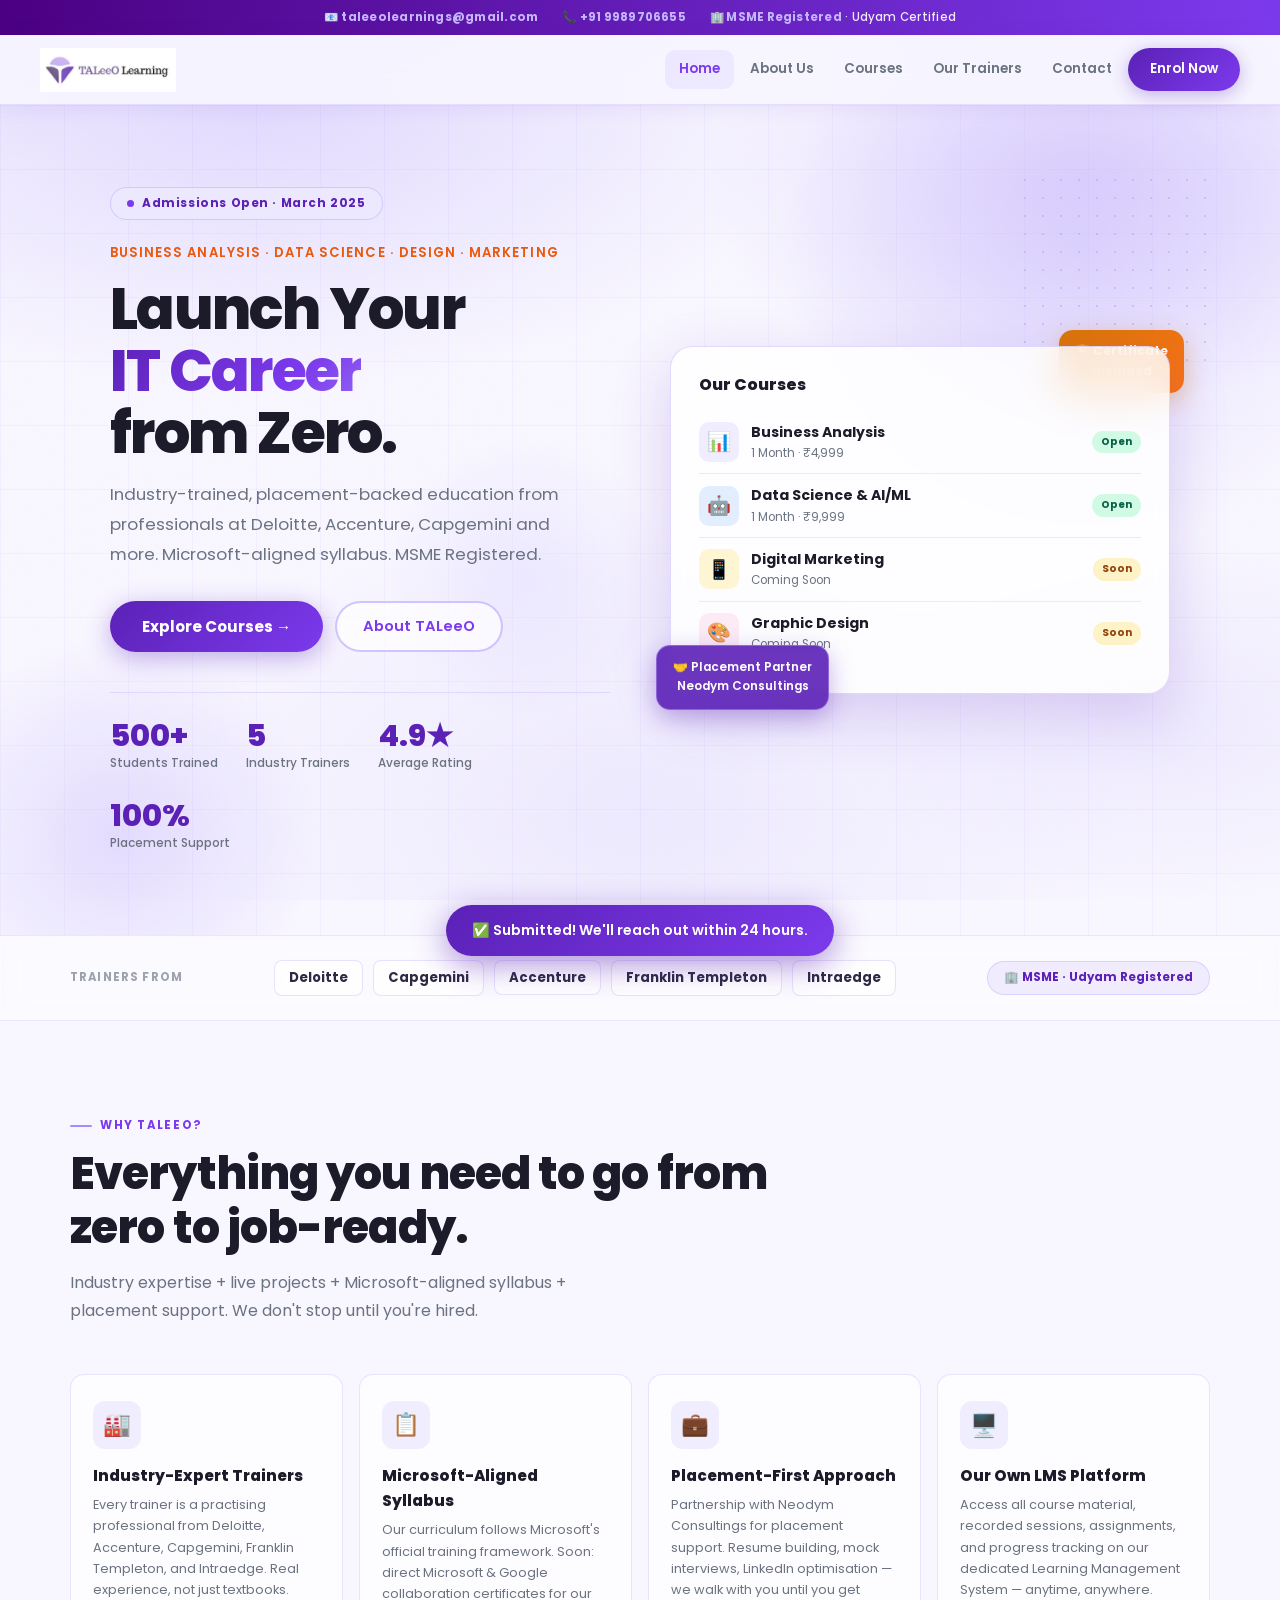
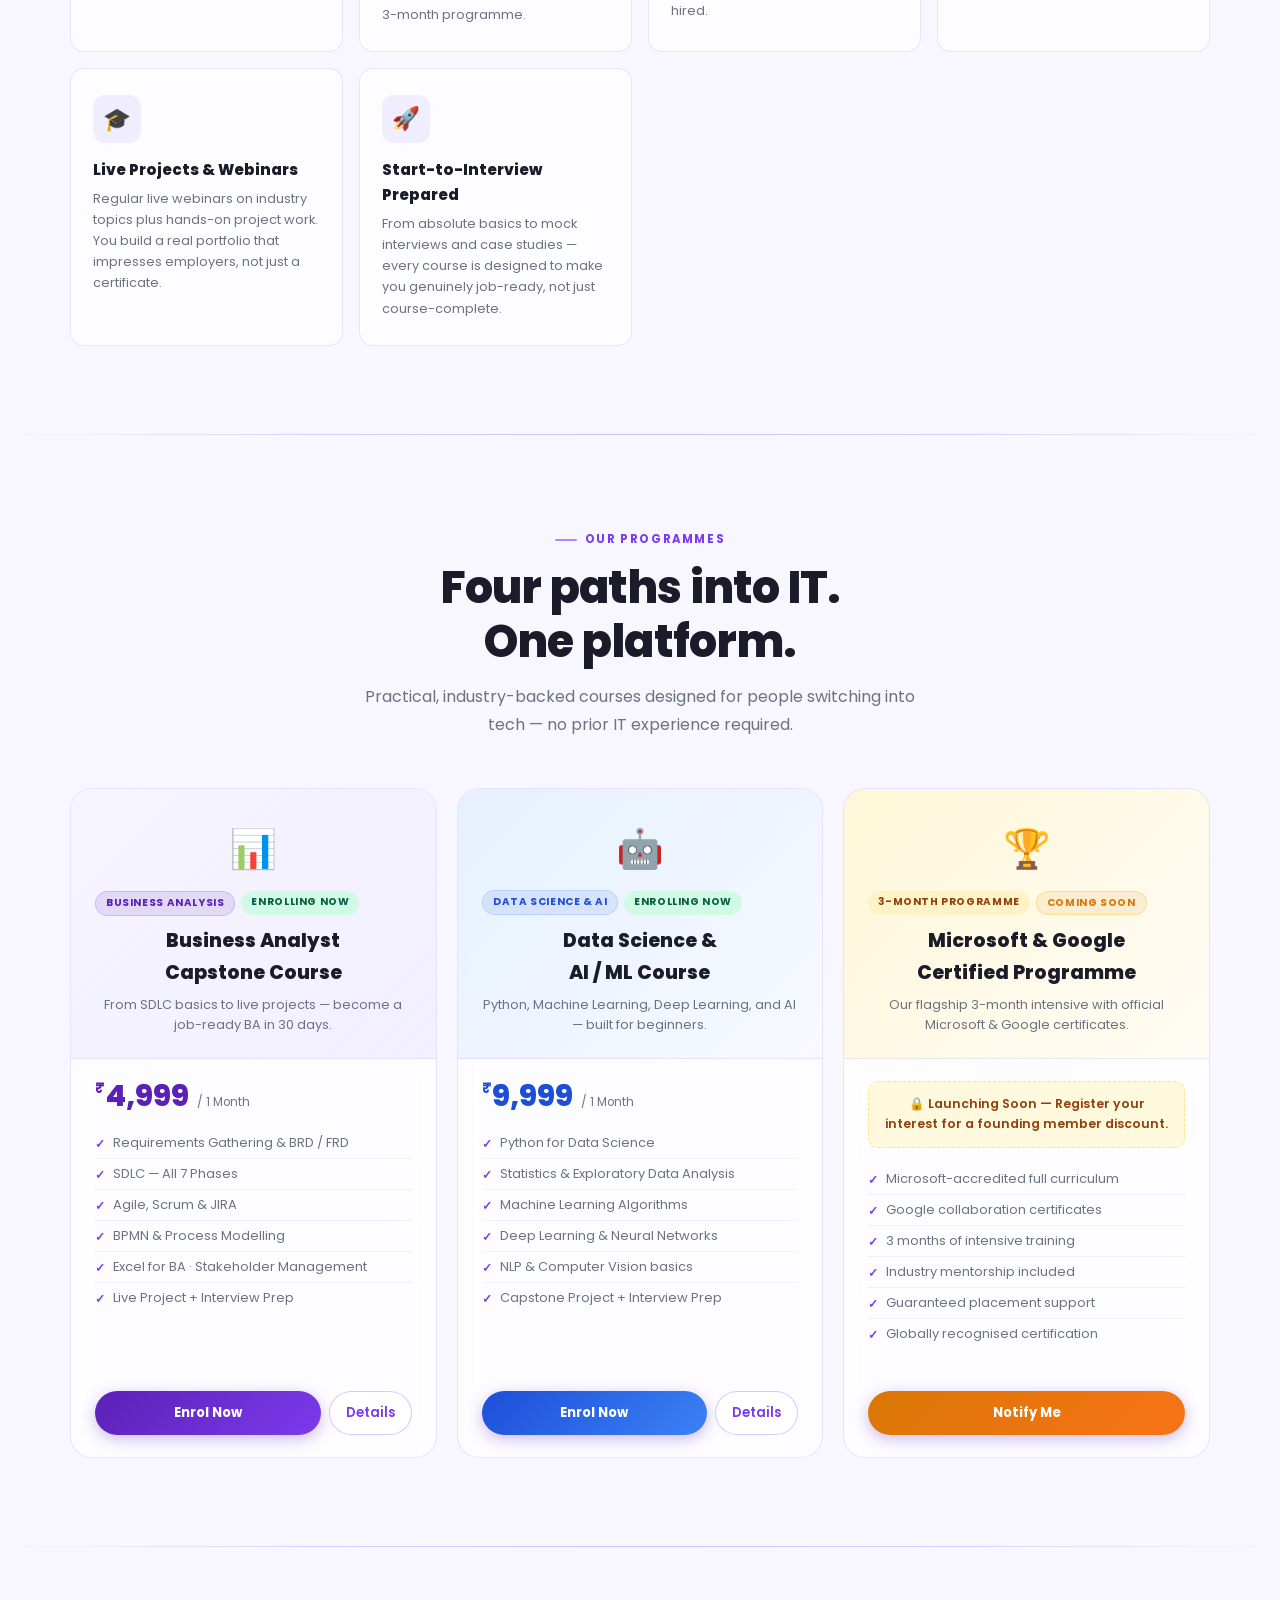
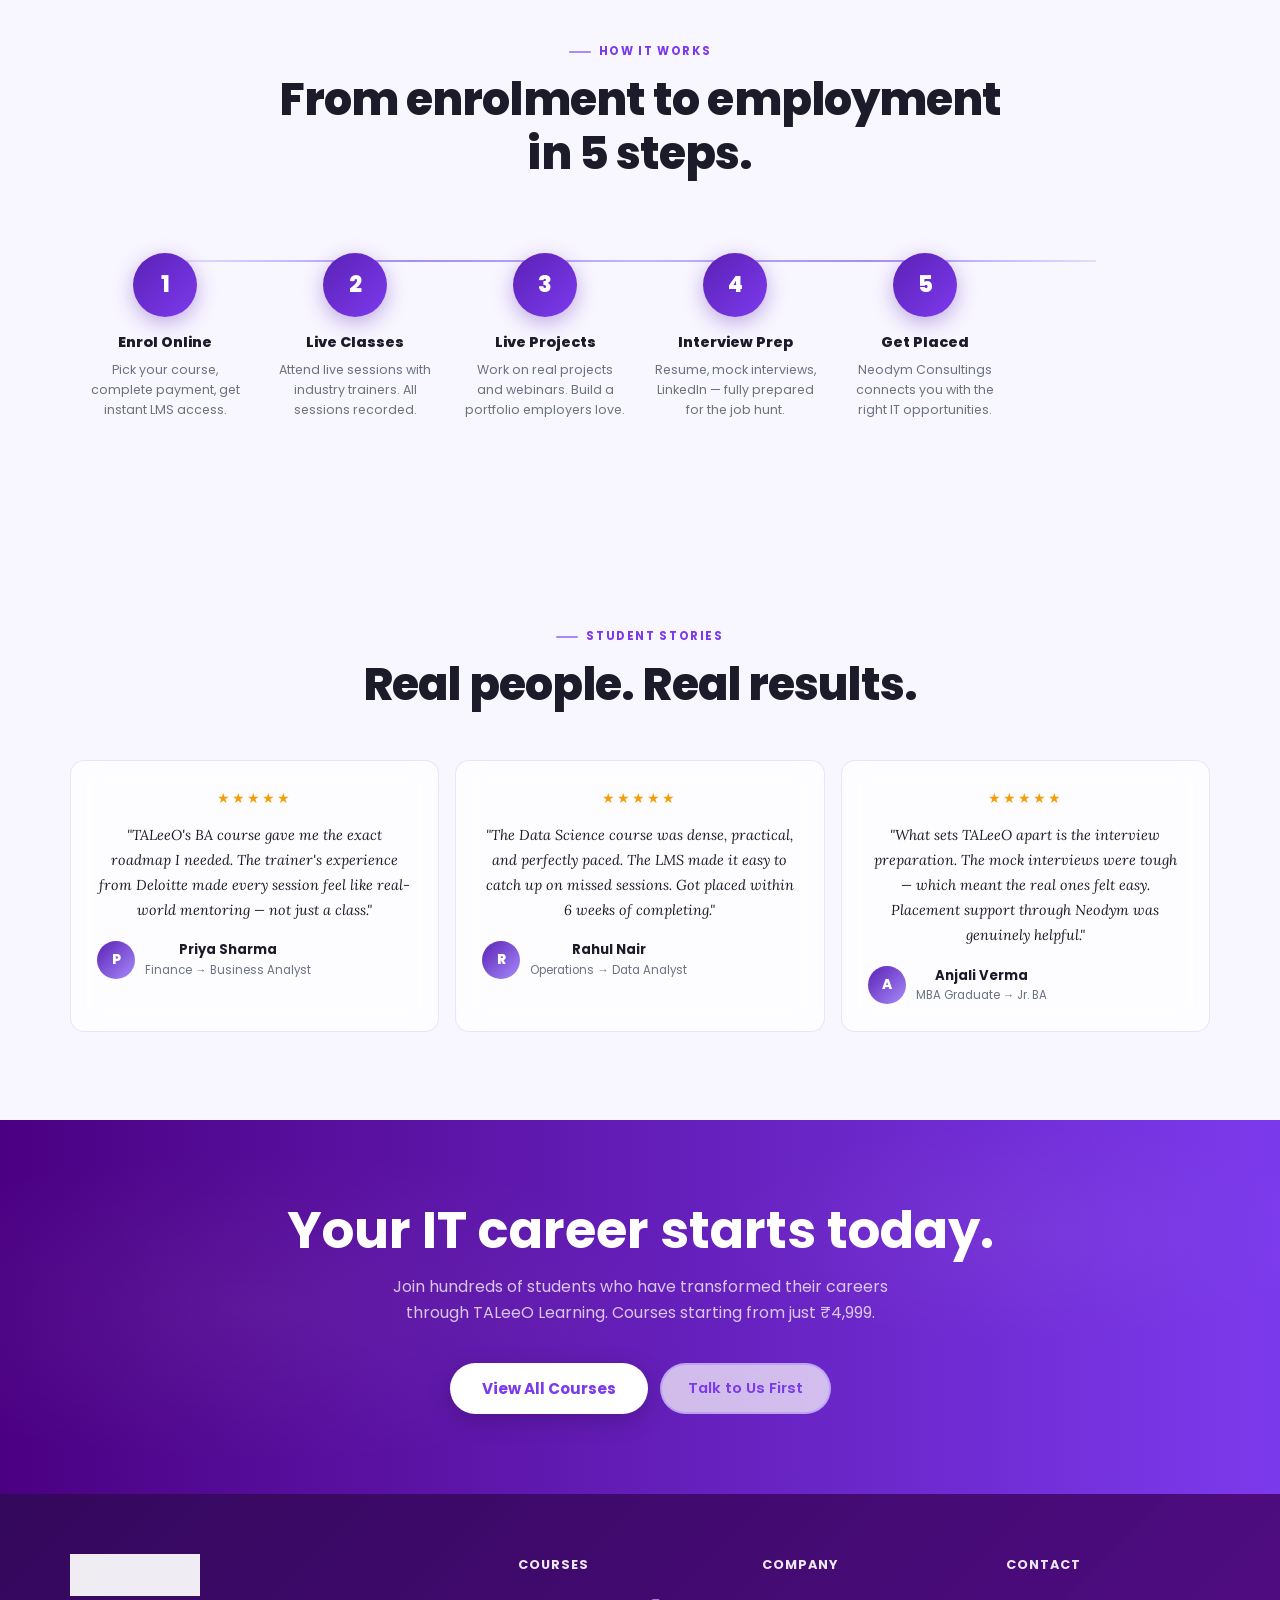
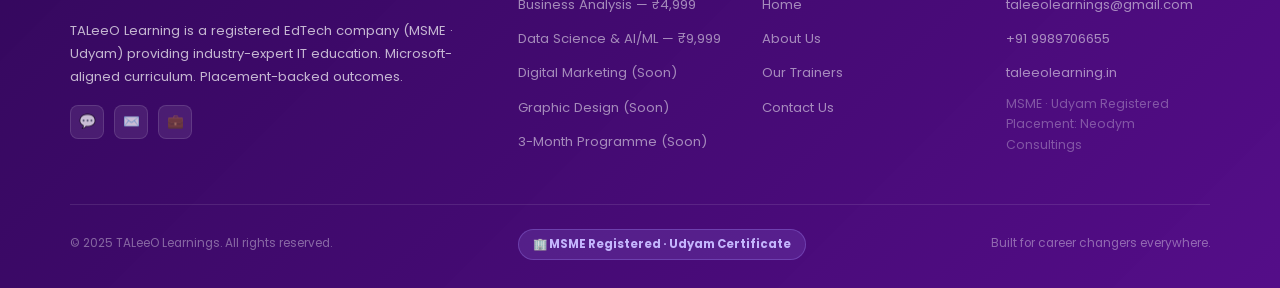
<file: taleeo-light-purple.html>
<!DOCTYPE html>
<html lang="en">
<head>
<meta charset="UTF-8">
<meta name="viewport" content="width=device-width, initial-scale=1.0">
<meta name="description" content="TALeeO Learning — Industry-led IT Education. Business Analysis, Data Science & AI/ML, Digital Marketing, Graphic Design. Trainers from Deloitte, Accenture, Capgemini. MSME Registered.">
<title>TALeeO Learning — Build Your IT Career from Zero</title>
<link rel="preconnect" href="https://fonts.googleapis.com">
<link href="https://fonts.googleapis.com/css2?family=Poppins:wght@300;400;500;600;700;800&family=Lora:ital,wght@0,600;1,500&display=swap" rel="stylesheet">
<style>
/* ═══════════════════════════════════════════════
   TALeeO — LIGHT PURPLE GRADIENT THEME
   Matching the Meta Ads landing page aesthetic
   Background: F5F3FF → EDE9FE → DDD6FE mesh
   Primary: #5B21B6  Mid: #7C3AED  Soft: #A78BFA
═══════════════════════════════════════════════ */
:root{
  --v1:#5B21B6;
  --v2:#7C3AED;
  --v3:#A78BFA;
  --v4:#C4B5FD;
  --v5:#EDE9FE;
  --v6:#F5F3FF;
  --ink:#1C1B29;
  --ink2:#2E2A45;
  --sub:#6B7280;
  --sub2:#9CA3AF;
  --border:rgba(196,181,253,0.35);
  --border2:rgba(167,139,250,0.25);
  --orange:#EA580C;
  --orange2:#F97316;
  --green:#059669;
  --teal:#0EA5E9;
  --gold:#D97706;
  --red:#DC2626;
  --r:14px;
  --r2:22px;
  --r3:32px;
  --sh:0 4px 24px rgba(91,33,182,0.12);
  --sh2:0 16px 56px rgba(91,33,182,0.18);
  --sh3:0 2px 10px rgba(91,33,182,0.08);
}
*,*::before,*::after{margin:0;padding:0;box-sizing:border-box;}
html{scroll-behavior:smooth;font-size:16px;}
body{
  font-family:'Poppins',sans-serif;
  color:var(--ink);
  line-height:1.65;
  overflow-x:hidden;
  /* THE SIGNATURE GRADIENT BACKGROUND */
  background:
    radial-gradient(ellipse 80% 60% at 20% 10%, rgba(196,181,253,0.45) 0%, transparent 55%),
    radial-gradient(ellipse 60% 50% at 85% 20%, rgba(167,139,250,0.30) 0%, transparent 50%),
    radial-gradient(ellipse 70% 60% at 50% 90%, rgba(221,214,254,0.40) 0%, transparent 55%),
    radial-gradient(ellipse 50% 40% at 90% 80%, rgba(196,181,253,0.20) 0%, transparent 50%),
    #F8F6FF;
  background-attachment:fixed;
}
/* Soft noise texture overlay for depth */
body::before{
  content:'';position:fixed;inset:0;
  background-image:url("data:image/svg+xml,%3Csvg viewBox='0 0 512 512' xmlns='http://www.w3.org/2000/svg'%3E%3Cfilter id='n'%3E%3CfeTurbulence type='fractalNoise' baseFrequency='0.75' numOctaves='4' stitchTiles='stitch'/%3E%3C/filter%3E%3Crect width='100%25' height='100%25' filter='url(%23n)' opacity='0.025'/%3E%3C/svg%3E");
  pointer-events:none;z-index:0;opacity:.6;
}
h1,h2,h3{font-family:'Poppins',sans-serif;line-height:1.2;}
a{text-decoration:none;color:inherit;}
img{max-width:100%;}
::selection{background:var(--v4);color:var(--v1);}
::-webkit-scrollbar{width:5px;}
::-webkit-scrollbar-track{background:var(--v6);}
::-webkit-scrollbar-thumb{background:var(--v3);border-radius:5px;}

/* ── PAGE ROUTER ── */
.page{display:none!important;position:relative;z-index:1;}
.page.active{display:block!important;}

/* ── SCROLL PROGRESS ── */
#scrollBar{
  position:fixed;top:0;left:0;height:3px;width:0%;
  background:linear-gradient(90deg,var(--v1),var(--v3),var(--v4));
  z-index:9999;border-radius:0 3px 3px 0;
  transition:width .1s linear;
}

/* ── CURSOR GLOW ── */
#cursorGlow{
  position:fixed;width:320px;height:320px;border-radius:50%;
  background:radial-gradient(circle,rgba(167,139,250,.10) 0%,transparent 70%);
  pointer-events:none;z-index:0;
  transform:translate(-50%,-50%);
  transition:left .12s ease,top .12s ease;
}

/* ── TOPBAR ── */
.topbar{
  position:relative;z-index:10;
  background:linear-gradient(135deg,var(--v1),var(--v2));
  color:rgba(255,255,255,.9);
  font-size:.72rem;font-weight:500;
  padding:8px 24px;
  display:flex;align-items:center;justify-content:center;
  gap:24px;flex-wrap:wrap;letter-spacing:.02em;
  animation:gradShift 8s ease infinite;
  background-size:300% 300%;
}
.topbar::before{
  content:'';position:absolute;inset:0;
  background:linear-gradient(270deg,#4B0082,#6D28D9,#7C3AED,#4B0082);
  background-size:300% 300%;
  animation:gradShift 8s ease infinite;
  z-index:-1;
}
@keyframes gradShift{
  0%{background-position:0% 50%;}
  50%{background-position:100% 50%;}
  100%{background-position:0% 50%;}
}
.topbar a{color:var(--v4);font-weight:700;}
.topbar strong{color:var(--v4);}

/* ── NAV ── */
.nav{
  position:sticky;top:0;z-index:500;
  background:rgba(248,246,255,0.88);
  backdrop-filter:blur(20px);
  -webkit-backdrop-filter:blur(20px);
  border-bottom:1px solid var(--border);
  padding:0 40px;
  display:flex;align-items:center;justify-content:space-between;
  height:70px;
  box-shadow:0 2px 20px rgba(91,33,182,.08);
  transition:height .3s ease,box-shadow .3s;
}
.nav.scrolled{
  height:58px;
  box-shadow:0 4px 28px rgba(91,33,182,.14);
  background:rgba(248,246,255,.95);
}
.nav-logo{display:flex;align-items:center;cursor:pointer;}
.nav-logo img{
  height:44px;width:auto;
  transition:height .3s ease;
  animation:logoIn .7s cubic-bezier(.34,1.56,.64,1) both;
}
.nav.scrolled .nav-logo img{height:36px;}
@keyframes logoIn{from{opacity:0;transform:translateX(-18px);}to{opacity:1;transform:translateX(0);}}
.nav-links{display:flex;align-items:center;gap:2px;list-style:none;}
.nav-links li{animation:navIn .5s ease both;}
.nav-links li:nth-child(1){animation-delay:.1s;}
.nav-links li:nth-child(2){animation-delay:.18s;}
.nav-links li:nth-child(3){animation-delay:.26s;}
.nav-links li:nth-child(4){animation-delay:.34s;}
.nav-links li:nth-child(5){animation-delay:.42s;}
.nav-links li:nth-child(6){animation-delay:.5s;}
@keyframes navIn{from{opacity:0;transform:translateY(-8px);}to{opacity:1;transform:none;}}
.nav-links li a,.nav-links li button{
  background:none;border:none;cursor:pointer;
  font-family:'Poppins',sans-serif;
  font-size:.84rem;font-weight:600;color:var(--sub);
  padding:8px 14px;border-radius:10px;
  transition:all .2s;display:block;white-space:nowrap;
}
.nav-links li a:hover,.nav-links li button:hover{
  background:rgba(167,139,250,.15);color:var(--v2);
}
.nav-links li a.active-link{color:var(--v2);background:rgba(167,139,250,.12);}
.nav-cta{
  background:linear-gradient(135deg,var(--v1),var(--v2))!important;
  color:#fff!important;padding:10px 22px!important;
  border-radius:50px!important;
  box-shadow:0 4px 18px rgba(91,33,182,.32)!important;
  position:relative;overflow:hidden;
}
.nav-cta::after{
  content:'';position:absolute;top:0;left:-100%;width:60%;height:100%;
  background:linear-gradient(90deg,transparent,rgba(255,255,255,.28),transparent);
  animation:shimBtn 3.5s ease infinite 2s;
}
@keyframes shimBtn{0%{left:-60%;}100%{left:140%;}}
.nav-cta:hover{transform:translateY(-2px)!important;box-shadow:0 8px 26px rgba(91,33,182,.45)!important;}
.nav-mob{display:none;}
.hamburger{
  background:none;border:none;cursor:pointer;
  font-size:1.4rem;color:var(--v2);padding:6px;
}
.mobile-menu{
  display:none;position:fixed;top:70px;left:0;right:0;bottom:0;
  background:rgba(248,246,255,.97);backdrop-filter:blur(20px);
  z-index:499;padding:24px;overflow-y:auto;
  transform:translateY(-8px);opacity:0;
  transition:transform .35s cubic-bezier(.16,1,.3,1),opacity .3s;
}
.mobile-menu.open{display:block;transform:none;opacity:1;}
.mm-link{
  display:block;padding:15px 4px;font-size:1rem;font-weight:600;
  color:var(--ink);border-bottom:1px solid var(--border);cursor:pointer;
  transition:color .2s;
}
.mm-link:hover{color:var(--v2);}
.mm-link:last-child{border:none;}

/* ── GLASS CARD — base for all cards ── */
.glass{
  background:rgba(255,255,255,0.70);
  border:1px solid rgba(196,181,253,0.40);
  border-radius:var(--r2);
  backdrop-filter:blur(14px);
  -webkit-backdrop-filter:blur(14px);
  box-shadow:var(--sh);
}
.glass-strong{
  background:rgba(255,255,255,0.85);
  border:1px solid rgba(196,181,253,0.50);
  border-radius:var(--r2);
  backdrop-filter:blur(20px);
  -webkit-backdrop-filter:blur(20px);
  box-shadow:var(--sh2);
}

/* ── SHARED SECTION ── */
section{padding:88px 40px;position:relative;z-index:1;}
.container{max-width:1140px;margin:0 auto;}
.eyebrow{
  display:inline-flex;align-items:center;gap:8px;
  font-size:.72rem;font-weight:700;color:var(--v2);
  letter-spacing:.14em;text-transform:uppercase;margin-bottom:12px;
}
.eyebrow::before{content:'';display:block;width:22px;height:2px;background:var(--v3);border-radius:2px;}
.sec-h2{
  font-size:clamp(1.9rem,3.5vw,2.9rem);font-weight:800;
  color:var(--ink);margin-bottom:14px;letter-spacing:-.02em;
}
.sec-sub{
  font-size:1rem;color:var(--sub);max-width:560px;line-height:1.8;font-weight:400;
}
.tc{text-align:center;}
.tc .eyebrow{justify-content:center;}
.tc .sec-sub{margin:0 auto;}
.divider{
  height:1px;
  background:linear-gradient(90deg,transparent,rgba(196,181,253,.6),rgba(167,139,250,.5),rgba(196,181,253,.6),transparent);
  position:relative;z-index:1;
}

/* ── BUTTONS ── */
.btn-primary{
  background:linear-gradient(135deg,var(--v1),var(--v2));
  color:#fff;font-family:'Poppins',sans-serif;font-weight:700;
  font-size:.95rem;padding:14px 32px;border-radius:50px;border:none;
  cursor:pointer;box-shadow:0 6px 24px rgba(91,33,182,.35);
  transition:all .3s;position:relative;overflow:hidden;
}
.btn-primary::before{
  content:'';position:absolute;inset:0;
  background:linear-gradient(135deg,var(--v2),#6D28D9);
  opacity:0;transition:opacity .3s;
}
.btn-primary:hover{transform:translateY(-3px);box-shadow:0 12px 32px rgba(91,33,182,.48);}
.btn-primary:hover::before{opacity:1;}
.btn-primary span{position:relative;z-index:1;}
.btn-outline{
  background:rgba(255,255,255,.7);color:var(--v2);
  font-family:'Poppins',sans-serif;font-weight:600;
  font-size:.92rem;padding:13px 26px;border-radius:50px;
  border:2px solid rgba(167,139,250,.5);cursor:pointer;
  backdrop-filter:blur(10px);transition:all .25s;
}
.btn-outline:hover{
  background:rgba(255,255,255,.9);border-color:var(--v3);
  box-shadow:0 4px 16px rgba(91,33,182,.15);
}
.btn-white{
  background:#fff;color:var(--v2);
  font-family:'Poppins',sans-serif;font-weight:700;
  font-size:.95rem;padding:14px 32px;border-radius:50px;border:none;
  cursor:pointer;box-shadow:0 6px 24px rgba(0,0,0,.18);
  transition:all .3s;
}
.btn-white:hover{transform:translateY(-2px);box-shadow:0 10px 28px rgba(0,0,0,.28);}

/* ── HERO ── */
.hero{
  padding:0;min-height:calc(100vh - 70px);
  display:flex;align-items:center;
  position:relative;overflow:hidden;
}
/* Decorative circles */
.hero-orb1{
  position:absolute;width:600px;height:600px;border-radius:50%;
  background:radial-gradient(circle,rgba(196,181,253,.35) 0%,transparent 70%);
  top:-150px;right:-100px;pointer-events:none;
  animation:orbDrift 14s ease-in-out infinite alternate;
}
.hero-orb2{
  position:absolute;width:400px;height:400px;border-radius:50%;
  background:radial-gradient(circle,rgba(167,139,250,.25) 0%,transparent 70%);
  bottom:-100px;left:-80px;pointer-events:none;
  animation:orbDrift 10s ease-in-out infinite alternate-reverse;
}
.hero-orb3{
  position:absolute;width:280px;height:280px;border-radius:50%;
  background:radial-gradient(circle,rgba(221,214,254,.4) 0%,transparent 70%);
  top:40%;left:30%;pointer-events:none;
  animation:orbDrift 16s ease-in-out infinite alternate;
}
@keyframes orbDrift{
  from{transform:translate(0,0) scale(1);}
  to{transform:translate(30px,20px) scale(1.08);}
}
/* Grid lines */
.hero-grid{
  position:absolute;inset:0;pointer-events:none;
  background-image:
    linear-gradient(rgba(167,139,250,.07) 1px,transparent 1px),
    linear-gradient(90deg,rgba(167,139,250,.07) 1px,transparent 1px);
  background-size:64px 64px;
}
/* Dot pattern top right */
.hero-dots{
  position:absolute;right:5%;top:8%;width:200px;height:200px;
  background-image:radial-gradient(rgba(167,139,250,.35) 1.5px,transparent 1.5px);
  background-size:18px 18px;pointer-events:none;
  animation:dotFloat 12s ease-in-out infinite alternate;
}
@keyframes dotFloat{
  from{transform:translateY(0) rotate(0deg);}
  to{transform:translateY(-18px) rotate(4deg);}
}
.hero-inner{
  max-width:1140px;margin:0 auto;padding:80px 40px;
  display:grid;grid-template-columns:1fr 1fr;
  gap:60px;align-items:center;position:relative;z-index:2;width:100%;
}
/* ── Hero Left ── */
.hero-tag{
  display:inline-flex;align-items:center;gap:8px;
  background:rgba(237,233,254,.8);border:1px solid rgba(196,181,253,.6);
  border-radius:50px;padding:6px 16px;
  font-size:.74rem;font-weight:700;color:var(--v1);
  letter-spacing:.05em;margin-bottom:22px;
  backdrop-filter:blur(10px);
  animation:heroUp .6s ease .1s both;
}
.live-dot{
  width:7px;height:7px;border-radius:50%;
  background:var(--v2);animation:pulseDot 2s infinite;
}
@keyframes pulseDot{
  0%,100%{box-shadow:0 0 0 0 rgba(124,58,237,.6);}
  50%{box-shadow:0 0 0 6px rgba(124,58,237,0);}
}
.hero-label{
  font-size:.82rem;font-weight:600;color:var(--orange);
  letter-spacing:.08em;text-transform:uppercase;margin-bottom:14px;
  animation:heroUp .6s ease .18s both;
}
.hero-h1{
  font-size:clamp(2.3rem,4.5vw,3.8rem);font-weight:800;
  color:var(--ink);line-height:1.08;margin-bottom:14px;
  letter-spacing:-.03em;
  animation:heroUp .7s ease .26s both;
}
.hero-h1 .grad{
  background:linear-gradient(135deg,var(--v1) 0%,var(--v2) 40%,var(--v3) 70%,#818CF8 100%);
  -webkit-background-clip:text;-webkit-text-fill-color:transparent;
  background-clip:text;background-size:200% auto;
  animation:gradText 4s linear infinite;
}
@keyframes gradText{
  from{background-position:0% center;}to{background-position:200% center;}
}
.hero-p{
  font-size:1.05rem;color:var(--sub);line-height:1.8;
  margin-bottom:32px;max-width:480px;
  animation:heroUp .6s ease .34s both;
}
.hero-btns{display:flex;gap:12px;flex-wrap:wrap;margin-bottom:40px;animation:heroUp .6s ease .42s both;}
.hero-stats{
  display:flex;gap:28px;flex-wrap:wrap;
  padding-top:28px;border-top:1px solid rgba(196,181,253,.4);
  animation:heroUp .6s ease .5s both;
}
@keyframes heroUp{from{opacity:0;transform:translateY(24px);}to{opacity:1;transform:none;}}
.h-stat-num{
  font-size:1.9rem;font-weight:800;color:var(--v1);
  line-height:1;margin-bottom:2px;
}
.h-stat-lbl{font-size:.74rem;color:var(--sub);font-weight:500;}
/* ── Hero Right ── */
.hero-right{
  position:relative;
  animation:heroRight .8s cubic-bezier(.34,1.2,.64,1) .4s both;
}
@keyframes heroRight{from{opacity:0;transform:translateX(36px);}to{opacity:1;transform:none;}}
.hero-card-main{
  background:rgba(255,255,255,.82);
  border:1px solid rgba(196,181,253,.5);
  border-radius:var(--r2);
  backdrop-filter:blur(20px);
  box-shadow:0 20px 60px rgba(91,33,182,.18);
  padding:28px;
}
.hero-card-main h3{
  font-size:1rem;font-weight:800;color:var(--ink);margin-bottom:16px;
}
.hc-course{
  display:flex;align-items:center;gap:12px;
  padding:10px 0;border-bottom:1px solid rgba(196,181,253,.3);
  opacity:0;animation:hcSlide .5s ease both;
}
.hc-course:last-child{border:none;}
.hc-course:nth-child(2){animation-delay:.65s;}
.hc-course:nth-child(3){animation-delay:.78s;}
.hc-course:nth-child(4){animation-delay:.91s;}
.hc-course:nth-child(5){animation-delay:1.04s;}
@keyframes hcSlide{from{opacity:0;transform:translateX(12px);}to{opacity:1;transform:none;}}
.hc-icon{
  width:40px;height:40px;border-radius:10px;
  display:flex;align-items:center;justify-content:center;
  font-size:1.2rem;flex-shrink:0;
  background:rgba(237,233,254,.8);
}
.hc-name{font-size:.88rem;font-weight:700;color:var(--ink);}
.hc-detail{font-size:.74rem;color:var(--sub);}
.hc-badge{
  margin-left:auto;font-size:.64rem;font-weight:700;
  padding:3px 9px;border-radius:50px;white-space:nowrap;
}
.badge-open{background:#D1FAE5;color:#065F46;}
.badge-soon{background:#FEF3C7;color:#92400E;}
.f-badge{
  position:absolute;top:-16px;right:-14px;
  background:linear-gradient(135deg,var(--gold),var(--orange2));
  color:#fff;border-radius:var(--r);padding:12px 16px;
  font-size:.74rem;font-weight:700;text-align:center;
  box-shadow:0 8px 24px rgba(217,119,6,.35);
  animation:float 4s ease-in-out infinite,badgePop .7s cubic-bezier(.34,1.56,.64,1) .9s both;
  backdrop-filter:blur(8px);
}
.f-badge2{
  position:absolute;bottom:-16px;left:-14px;
  background:rgba(91,33,182,.9);color:#fff;
  border-radius:var(--r);padding:12px 16px;
  font-size:.74rem;font-weight:600;text-align:center;
  box-shadow:0 8px 24px rgba(91,33,182,.35);
  animation:float 4s ease-in-out infinite 2s,badgePop .7s cubic-bezier(.34,1.56,.64,1) 1.1s both;
  backdrop-filter:blur(8px);border:1px solid rgba(196,181,253,.4);
}
@keyframes float{0%,100%{transform:translateY(0);}50%{transform:translateY(-8px);}}
@keyframes badgePop{from{opacity:0;transform:scale(.5);}to{opacity:1;transform:scale(1);}}

/* ── TRUST STRIP ── */
.trust-strip{
  padding:24px 40px;border-top:1px solid rgba(196,181,253,.3);
  border-bottom:1px solid rgba(196,181,253,.3);
  background:rgba(255,255,255,.45);backdrop-filter:blur(14px);
  position:relative;z-index:1;
}
.trust-inner{
  max-width:1140px;margin:0 auto;
  display:flex;align-items:center;justify-content:space-between;
  flex-wrap:wrap;gap:16px;
}
.trust-label{font-size:.72rem;font-weight:700;color:var(--sub2);letter-spacing:.1em;text-transform:uppercase;}
.trust-logos{display:flex;align-items:center;gap:10px;flex-wrap:wrap;}
.trust-logo{
  font-size:.82rem;font-weight:700;color:var(--ink2);
  padding:6px 14px;border-radius:8px;
  background:rgba(255,255,255,.7);
  border:1px solid rgba(196,181,253,.4);
  transition:all .25s;cursor:default;
  backdrop-filter:blur(8px);
}
.trust-logo:hover{
  background:rgba(237,233,254,.9);color:var(--v2);
  border-color:rgba(167,139,250,.6);
  transform:translateY(-2px);box-shadow:var(--sh3);
}
.msme-pill{
  display:flex;align-items:center;gap:7px;
  background:rgba(237,233,254,.8);border:1px solid rgba(196,181,253,.5);
  border-radius:50px;padding:6px 16px;
  font-size:.74rem;font-weight:700;color:var(--v1);
  animation:msmeGlow 3s ease-in-out infinite;
}
@keyframes msmeGlow{
  0%,100%{box-shadow:0 0 0 0 rgba(91,33,182,0);}
  50%{box-shadow:0 0 14px 4px rgba(91,33,182,.14);}
}

/* ── WHY CARDS ── */
.why-grid{
  display:grid;grid-template-columns:repeat(auto-fill,minmax(240px,1fr));
  gap:16px;margin-top:48px;
}
.why-card{
  background:rgba(255,255,255,.68);
  border:1px solid rgba(196,181,253,.35);
  border-radius:var(--r);padding:26px 22px;
  backdrop-filter:blur(14px);
  transition:all .35s cubic-bezier(.34,1.3,.64,1);
  position:relative;overflow:hidden;cursor:default;
}
.why-card::before{
  content:'';position:absolute;top:0;left:0;right:0;height:2px;
  background:linear-gradient(90deg,transparent,var(--v3),var(--v4),transparent);
  opacity:0;transition:opacity .3s;
}
.why-card:hover{
  background:rgba(255,255,255,.9);
  border-color:rgba(167,139,250,.55);
  transform:translateY(-7px) scale(1.01);
  box-shadow:0 16px 40px rgba(91,33,182,.14);
}
.why-card:hover::before{opacity:1;}
.wc-icon{
  width:48px;height:48px;border-radius:12px;
  background:rgba(237,233,254,.8);
  display:flex;align-items:center;justify-content:center;
  font-size:1.4rem;margin-bottom:14px;
  transition:transform .4s cubic-bezier(.34,1.56,.64,1),background .3s;
}
.why-card:hover .wc-icon{transform:scale(1.15) translateY(-3px);background:rgba(237,233,254,1);}
.wc-title{font-size:.95rem;font-weight:800;color:var(--ink);margin-bottom:6px;}
.wc-desc{font-size:.8rem;color:var(--sub);line-height:1.65;}

/* ── COURSES ── */
.courses-grid{
  display:grid;grid-template-columns:repeat(auto-fill,minmax(300px,1fr));
  gap:20px;margin-top:48px;
}
.course-card{
  background:rgba(255,255,255,.75);
  border:1px solid rgba(196,181,253,.38);
  border-radius:var(--r2);overflow:hidden;
  backdrop-filter:blur(16px);
  transition:all .35s cubic-bezier(.34,1.3,.64,1);
  display:flex;flex-direction:column;
}
.course-card:hover{
  background:rgba(255,255,255,.93);
  border-color:rgba(167,139,250,.55);
  transform:translateY(-8px) scale(1.01);
  box-shadow:0 24px 56px rgba(91,33,182,.18);
}
.course-card:hover .cc-emoji{transform:scale(1.2) rotate(-5deg);}
.cc-header{
  padding:28px 24px 22px;position:relative;
  background:linear-gradient(135deg,rgba(245,243,255,.9),rgba(237,233,254,.7));
  border-bottom:1px solid rgba(196,181,253,.3);
}
.cc-emoji{
  font-size:2.4rem;margin-bottom:10px;display:block;
  transition:transform .4s cubic-bezier(.34,1.56,.64,1);
}
.cc-badge-row{display:flex;gap:6px;flex-wrap:wrap;margin-bottom:10px;}
.cc-badge{
  font-size:.64rem;font-weight:700;letter-spacing:.06em;
  text-transform:uppercase;padding:3px 10px;border-radius:50px;
}
.badge-purple{background:rgba(91,33,182,.12);color:var(--v1);border:1px solid rgba(167,139,250,.4);}
.badge-blue{background:rgba(29,78,216,.1);color:#1D4ED8;border:1px solid rgba(147,197,253,.5);}
.badge-green{background:#D1FAE5;color:#065F46;}
.badge-amber{background:#FEF3C7;color:#92400E;}
.badge-coming{background:rgba(217,119,6,.1);color:#D97706;border:1px solid rgba(253,211,77,.5);}
.cc-title{
  font-size:1.2rem;font-weight:800;color:var(--ink);margin-bottom:6px;
}
.cc-sub{font-size:.8rem;color:var(--sub);line-height:1.6;}
.cc-body{padding:22px 24px;flex:1;display:flex;flex-direction:column;}
.cc-price-row{display:flex;align-items:baseline;gap:8px;margin-bottom:16px;}
.cc-price{
  font-size:1.85rem;font-weight:800;color:var(--v1);line-height:1;
}
.cc-price sup{font-size:.9rem;font-weight:700;vertical-align:top;margin-top:.3rem;}
.cc-price-note{font-size:.74rem;color:var(--sub);}
.cc-modules{list-style:none;margin-bottom:20px;flex:1;}
.cc-modules li{
  display:flex;align-items:flex-start;gap:8px;
  font-size:.81rem;color:var(--sub);padding:5px 0;
  border-bottom:1px solid rgba(196,181,253,.2);line-height:1.5;
}
.cc-modules li:last-child{border:none;}
.cc-modules li::before{content:'✓';color:var(--v2);font-weight:700;font-size:.75rem;flex-shrink:0;margin-top:2px;}
.cc-footer{padding:0 24px 22px;display:flex;gap:8px;align-items:center;}
.cc-btn{
  flex:1;background:linear-gradient(135deg,var(--v1),var(--v2));
  color:#fff;font-family:'Poppins',sans-serif;font-weight:700;
  font-size:.82rem;padding:12px;border-radius:50px;border:none;cursor:pointer;
  box-shadow:0 4px 16px rgba(91,33,182,.3);transition:all .3s;
}
.cc-btn:hover{transform:translateY(-2px);box-shadow:0 8px 24px rgba(91,33,182,.42);}
.cc-btn-ghost{
  background:rgba(255,255,255,.7);color:var(--v2);
  font-family:'Poppins',sans-serif;font-weight:600;
  font-size:.82rem;padding:11px 16px;border-radius:50px;
  border:1.5px solid rgba(167,139,250,.45);cursor:pointer;
  transition:all .25s;white-space:nowrap;backdrop-filter:blur(8px);
}
.cc-btn-ghost:hover{background:rgba(237,233,254,.8);border-color:var(--v3);}
.coming-box{
  background:rgba(254,243,199,.6);border:1.5px dashed rgba(253,211,77,.6);
  border-radius:10px;padding:12px 14px;margin-bottom:16px;
  font-size:.78rem;color:#92400E;text-align:center;font-weight:600;
  backdrop-filter:blur(8px);
}

/* ── PROCESS STEPS ── */
.process-grid{
  display:grid;grid-template-columns:repeat(auto-fill,minmax(190px,1fr));
  gap:0;margin-top:48px;position:relative;
}
.process-grid::before{
  content:'';position:absolute;top:31px;left:10%;right:10%;height:2px;
  background:linear-gradient(90deg,rgba(196,181,253,.4),var(--v3),var(--v4),var(--v3),rgba(196,181,253,.4));
  z-index:0;
}
.ps{text-align:center;padding:24px 14px;position:relative;z-index:1;}
.ps-num{
  width:64px;height:64px;border-radius:50%;
  background:linear-gradient(135deg,var(--v1),var(--v2));
  color:#fff;font-size:1.4rem;font-weight:800;
  display:flex;align-items:center;justify-content:center;
  margin:0 auto 14px;
  box-shadow:0 6px 20px rgba(91,33,182,.35);
  transition:transform .35s cubic-bezier(.34,1.56,.64,1),box-shadow .35s;
}
.ps:hover .ps-num{
  transform:scale(1.12) translateY(-4px);
  box-shadow:0 14px 32px rgba(91,33,182,.5);
}
.ps-title{font-size:.9rem;font-weight:800;color:var(--ink);margin-bottom:5px;}
.ps-desc{font-size:.78rem;color:var(--sub);line-height:1.6;}

/* ── STATS ── */
.stats-grid{
  display:grid;grid-template-columns:repeat(auto-fill,minmax(160px,1fr));
  gap:14px;margin-top:48px;
}
.stat-card{
  background:rgba(255,255,255,.7);
  border:1px solid rgba(196,181,253,.35);
  border-radius:var(--r);padding:22px 16px;text-align:center;
  backdrop-filter:blur(14px);transition:all .35s cubic-bezier(.34,1.3,.64,1);
}
.stat-card:hover{
  background:rgba(255,255,255,.92);
  border-color:rgba(167,139,250,.55);
  transform:translateY(-5px);
  box-shadow:0 12px 32px rgba(91,33,182,.14);
}
.stat-num{
  font-size:2rem;font-weight:800;color:var(--v1);line-height:1;margin-bottom:5px;
}
.stat-lbl{font-size:.78rem;color:var(--sub);font-weight:500;}

/* ── TRAINERS ── */
.trainers-grid{
  display:grid;grid-template-columns:repeat(auto-fill,minmax(300px,1fr));
  gap:20px;margin-top:48px;
}
.trainer-card{
  background:rgba(255,255,255,.75);
  border:1px solid rgba(196,181,253,.38);
  border-radius:var(--r2);overflow:hidden;
  backdrop-filter:blur(14px);
  transition:all .35s cubic-bezier(.34,1.3,.64,1);
}
.trainer-card:hover{
  background:rgba(255,255,255,.92);
  border-color:rgba(167,139,250,.55);
  transform:translateY(-6px);
  box-shadow:0 20px 48px rgba(91,33,182,.16);
}
.tc-head{
  padding:28px;text-align:center;
  border-bottom:1px solid rgba(196,181,253,.3);
  background:linear-gradient(135deg,rgba(245,243,255,.8),rgba(237,233,254,.6));
}
.tc-avatar{
  width:72px;height:72px;border-radius:50%;
  display:flex;align-items:center;justify-content:center;
  font-size:1.8rem;font-weight:800;color:#fff;
  margin:0 auto 12px;
  transition:transform .5s cubic-bezier(.34,1.56,.64,1),box-shadow .3s;
}
.trainer-card:hover .tc-avatar{
  transform:scale(1.1) rotate(5deg);
  box-shadow:0 12px 28px rgba(91,33,182,.45);
}
.tc-name{font-size:1rem;font-weight:800;color:var(--ink);margin-bottom:4px;}
.tc-company{
  display:inline-block;font-size:.72rem;font-weight:700;
  color:var(--v2);background:rgba(237,233,254,.8);
  border:1px solid rgba(196,181,253,.5);
  padding:3px 12px;border-radius:50px;margin-bottom:6px;
}
.tc-role{font-size:.78rem;color:var(--sub);}
.tc-body{padding:20px 22px;}
.tc-tags{display:flex;gap:6px;flex-wrap:wrap;margin-bottom:10px;}
.tc-tag{
  font-size:.7rem;font-weight:700;padding:3px 10px;border-radius:50px;
}
.tc-bio{font-size:.82rem;color:var(--sub);line-height:1.7;}

/* ── TESTIMONIALS ── */
.testi-grid{
  display:grid;grid-template-columns:repeat(auto-fill,minmax(300px,1fr));
  gap:16px;margin-top:48px;
}
.testi-card{
  background:rgba(255,255,255,.72);
  border:1px solid rgba(196,181,253,.35);
  border-radius:var(--r);padding:26px;
  backdrop-filter:blur(14px);
  transition:all .3s cubic-bezier(.34,1.3,.64,1);
}
.testi-card:hover{
  background:rgba(255,255,255,.92);
  border-color:rgba(167,139,250,.55);
  transform:translateY(-5px);
  box-shadow:0 14px 36px rgba(91,33,182,.13);
}
.t-stars{color:#F59E0B;font-size:.9rem;letter-spacing:2px;margin-bottom:12px;}
.t-quote{
  font-family:'Lora',serif;font-style:italic;
  font-size:.9rem;color:var(--ink);line-height:1.75;margin-bottom:16px;
}
.t-author{display:flex;align-items:center;gap:10px;}
.t-av{
  width:38px;height:38px;border-radius:50%;
  background:linear-gradient(135deg,var(--v1),var(--v3));
  color:#fff;font-weight:800;font-size:.85rem;
  display:flex;align-items:center;justify-content:center;flex-shrink:0;
}
.t-name{font-size:.82rem;font-weight:700;color:var(--ink);}
.t-role{font-size:.72rem;color:var(--sub);}

/* ── FAQ ── */
.faq-list{max-width:720px;margin:48px auto 0;}
.faq-item{
  background:rgba(255,255,255,.6);
  border:1px solid rgba(196,181,253,.3);
  border-radius:var(--r);margin-bottom:8px;
  backdrop-filter:blur(12px);overflow:hidden;
  transition:all .3s;
}
.faq-item:hover{
  background:rgba(255,255,255,.82);
  border-color:rgba(167,139,250,.5);
}
.faq-item.open{
  background:rgba(255,255,255,.88);
  border-color:rgba(167,139,250,.55);
  box-shadow:var(--sh);
}
.faq-q{
  width:100%;background:none;border:none;cursor:pointer;
  font-family:'Poppins',sans-serif;font-size:.9rem;font-weight:600;
  color:var(--ink);text-align:left;
  display:flex;align-items:center;justify-content:space-between;gap:16px;
  padding:17px 20px;transition:color .2s;
}
.faq-q:hover{color:var(--v2);}
.fq-icon{
  width:26px;height:26px;border-radius:50%;
  background:rgba(237,233,254,.8);border:1px solid rgba(196,181,253,.5);
  color:var(--v2);font-size:.95rem;font-weight:700;
  display:flex;align-items:center;justify-content:center;
  flex-shrink:0;transition:all .3s;
}
.faq-item.open .fq-icon{background:var(--v2);color:#fff;transform:rotate(45deg);}
.faq-a{
  font-size:.86rem;color:var(--sub);line-height:1.75;
  max-height:0;overflow:hidden;
  transition:max-height .45s cubic-bezier(.16,1,.3,1),padding .35s;
  padding:0 20px;
}
.faq-item.open .faq-a{max-height:200px;padding:0 20px 18px;}

/* ── ABOUT ── */
.about-grid{
  display:grid;grid-template-columns:1fr 1fr;
  gap:60px;align-items:center;
}
.about-visual{
  background:linear-gradient(135deg,rgba(237,233,254,.7),rgba(245,243,255,.5));
  border:1px solid rgba(196,181,253,.4);
  border-radius:var(--r2);padding:40px;
  backdrop-filter:blur(14px);position:relative;overflow:hidden;
}
.about-visual::before{
  content:'';position:absolute;bottom:-40px;right:-40px;
  width:200px;height:200px;border-radius:50%;
  background:radial-gradient(circle,rgba(196,181,253,.35) 0%,transparent 70%);
}
.av-stat-grid{display:grid;grid-template-columns:1fr 1fr;gap:12px;}
.av-stat{
  background:rgba(255,255,255,.82);border:1px solid rgba(196,181,253,.35);
  border-radius:var(--r);padding:18px;text-align:center;
  backdrop-filter:blur(10px);
  transition:all .35s cubic-bezier(.34,1.3,.64,1);
}
.av-stat:hover{
  background:rgba(255,255,255,.98);
  transform:translateY(-4px) scale(1.03);
  box-shadow:0 8px 24px rgba(91,33,182,.12);
}
.av-stat-num{font-size:1.8rem;font-weight:800;color:var(--v1);margin-bottom:3px;}
.av-stat-lbl{font-size:.72rem;color:var(--sub);font-weight:500;}
.about-pills{display:flex;gap:7px;flex-wrap:wrap;margin-top:18px;}
.pill{
  display:flex;align-items:center;gap:6px;
  background:rgba(255,255,255,.78);border:1px solid rgba(196,181,253,.4);
  border-radius:50px;padding:6px 13px;
  font-size:.77rem;font-weight:600;color:var(--ink);
  backdrop-filter:blur(8px);
  transition:all .25s cubic-bezier(.34,1.3,.64,1);cursor:default;
}
.pill:hover{
  background:rgba(237,233,254,.9);border-color:rgba(167,139,250,.6);
  transform:translateY(-2px) scale(1.04);box-shadow:var(--sh3);
}
.pill .dot{width:8px;height:8px;border-radius:50%;}
.about-text h3{
  font-size:1.15rem;font-weight:800;color:var(--ink);margin:22px 0 8px;
}
.about-text h3:first-child{margin-top:0;}
.about-text p{font-size:.88rem;color:var(--sub);line-height:1.8;}
.check-list{list-style:none;margin-top:12px;}
.check-list li{
  display:flex;gap:10px;align-items:flex-start;
  font-size:.85rem;color:var(--ink);padding:6px 0;
}
.check-list li::before{
  content:'✓';color:#fff;background:var(--v2);
  width:18px;height:18px;border-radius:50%;
  font-size:.6rem;font-weight:700;
  display:flex;align-items:center;justify-content:center;
  flex-shrink:0;margin-top:2px;
}

/* ── CTA BANNER ── */
.cta-banner{
  background:linear-gradient(270deg,#2D0057,#6D28D9,#7C3AED,#4B0082);
  background-size:300% 300%;
  animation:gradShift 10s ease infinite;
  padding:80px 40px;text-align:center;
  position:relative;overflow:hidden;z-index:1;
}
.cta-banner::before{
  content:'';position:absolute;inset:0;
  background:
    radial-gradient(ellipse 60% 70% at 20% 50%,rgba(255,255,255,.05) 0%,transparent 60%),
    radial-gradient(ellipse 40% 50% at 80% 30%,rgba(255,255,255,.04) 0%,transparent 60%);
  pointer-events:none;
}
.cta-banner h2{
  font-size:clamp(2rem,4vw,3.2rem);color:#fff;
  margin-bottom:12px;position:relative;z-index:2;
}
.cta-banner p{
  font-size:1rem;color:rgba(255,255,255,.75);
  margin-bottom:36px;max-width:520px;
  margin-left:auto;margin-right:auto;
  position:relative;z-index:2;
}
.cta-btns{
  display:flex;gap:12px;justify-content:center;
  flex-wrap:wrap;position:relative;z-index:2;
}

/* ── CONTACT ── */
.contact-grid{
  display:grid;grid-template-columns:1fr 1fr;
  gap:32px;margin-top:48px;
}
.contact-card{
  background:rgba(255,255,255,.75);
  border:1px solid rgba(196,181,253,.38);
  border-radius:var(--r2);padding:32px;
  backdrop-filter:blur(16px);
}
.ci-item{
  display:flex;gap:14px;align-items:flex-start;
  padding:13px 0;border-bottom:1px solid rgba(196,181,253,.25);
}
.ci-item:last-child{border:none;}
.ci-icon{
  width:40px;height:40px;border-radius:10px;
  background:rgba(237,233,254,.8);border:1px solid rgba(196,181,253,.4);
  display:flex;align-items:center;justify-content:center;font-size:1.1rem;flex-shrink:0;
}
.ci-label{font-size:.7rem;font-weight:700;color:var(--sub2);letter-spacing:.06em;text-transform:uppercase;margin-bottom:3px;}
.ci-val{font-size:.92rem;font-weight:600;color:var(--ink);}
.ci-val a{color:var(--v2);}
.form-group{margin-bottom:13px;}
.form-label{
  display:block;font-size:.7rem;font-weight:700;
  color:var(--sub);letter-spacing:.06em;text-transform:uppercase;margin-bottom:5px;
}
.form-input{
  width:100%;
  background:rgba(255,255,255,.7);
  border:1.5px solid rgba(196,181,253,.45);
  border-radius:10px;padding:11px 14px;color:var(--ink);
  font-family:'Poppins',sans-serif;font-size:.88rem;outline:none;
  transition:all .25s;backdrop-filter:blur(8px);
}
.form-input:focus{
  border-color:rgba(167,139,250,.7);
  background:rgba(255,255,255,.92);
  box-shadow:0 0 0 3px rgba(196,181,253,.25);
  transform:translateY(-1px);
}
textarea.form-input{resize:vertical;min-height:110px;}
.form-submit{
  width:100%;background:linear-gradient(135deg,var(--v1),var(--v2));
  color:#fff;font-family:'Poppins',sans-serif;font-weight:700;
  font-size:.92rem;padding:13px;border-radius:50px;border:none;cursor:pointer;
  box-shadow:0 4px 18px rgba(91,33,182,.32);transition:all .3s;
}
.form-submit:hover{transform:translateY(-2px);box-shadow:0 8px 26px rgba(91,33,182,.42);}

/* ── PAGE HEROES (inner pages) ── */
.page-hero{
  padding:80px 40px;text-align:center;position:relative;z-index:1;
  background:linear-gradient(135deg,rgba(237,233,254,.7),rgba(245,243,255,.4));
  border-bottom:1px solid rgba(196,181,253,.3);
  backdrop-filter:blur(10px);
  overflow:hidden;
}
.page-hero::before{
  content:'';position:absolute;inset:0;
  background:
    radial-gradient(ellipse 50% 80% at 20% 50%,rgba(196,181,253,.25) 0%,transparent 60%),
    radial-gradient(ellipse 40% 60% at 80% 50%,rgba(167,139,250,.20) 0%,transparent 60%);
  pointer-events:none;
}
.page-hero h1{
  font-size:clamp(2rem,4vw,3rem);color:var(--ink);margin-bottom:14px;
  position:relative;z-index:2;
}
.page-hero p{
  font-size:1rem;color:var(--sub);line-height:1.8;max-width:640px;
  margin:0 auto;position:relative;z-index:2;
}
.page-hero .eyebrow{position:relative;z-index:2;justify-content:center;}

/* ── FOOTER ── */
.footer{
  background:linear-gradient(135deg,rgba(45,0,87,.97),rgba(75,0,130,.95));
  color:rgba(255,255,255,.7);
  padding:60px 40px 28px;position:relative;z-index:1;
}
.footer-grid{
  max-width:1140px;margin:0 auto;
  display:grid;grid-template-columns:2fr 1fr 1fr 1fr;
  gap:40px;margin-bottom:40px;
}
.footer-brand img{height:42px;margin-bottom:16px;filter:brightness(0) invert(1);opacity:.92;}
.footer-brand p{font-size:.82rem;line-height:1.75;margin-bottom:16px;}
.footer-social{display:flex;gap:10px;}
.social-btn{
  width:34px;height:34px;border-radius:8px;
  background:rgba(255,255,255,.08);border:1px solid rgba(255,255,255,.12);
  display:flex;align-items:center;justify-content:center;
  font-size:.85rem;cursor:pointer;transition:all .2s;
}
.social-btn:hover{background:rgba(167,139,250,.35);border-color:rgba(167,139,250,.5);transform:translateY(-2px);}
.footer-col h4{
  font-size:.8rem;font-weight:700;color:rgba(255,255,255,.9);
  letter-spacing:.08em;text-transform:uppercase;margin-bottom:16px;
}
.footer-col ul{list-style:none;}
.footer-col ul li{margin-bottom:8px;}
.footer-col ul li a,.footer-col ul li button{
  font-size:.82rem;color:rgba(255,255,255,.52);
  transition:color .2s;background:none;border:none;cursor:pointer;
  font-family:'Poppins',sans-serif;padding:0;
}
.footer-col ul li a:hover,.footer-col ul li button:hover{color:var(--v4);}
.footer-bottom{
  max-width:1140px;margin:0 auto;
  padding-top:24px;border-top:1px solid rgba(255,255,255,.1);
  display:flex;align-items:center;justify-content:space-between;
  flex-wrap:wrap;gap:12px;font-size:.74rem;color:rgba(255,255,255,.38);
}
.msme-foot{
  display:flex;align-items:center;gap:7px;
  background:rgba(167,139,250,.15);border:1px solid rgba(167,139,250,.3);
  border-radius:50px;padding:5px 14px;font-size:.72rem;font-weight:700;color:var(--v4);
}

/* ── MODAL ── */
.overlay{
  position:fixed;inset:0;
  background:rgba(45,0,87,.45);
  backdrop-filter:blur(10px);z-index:1000;
  display:none;align-items:center;justify-content:center;padding:20px;
}
.overlay.open{display:flex;animation:fadeOverlay .3s ease both;}
@keyframes fadeOverlay{from{opacity:0;}to{opacity:1;}}
.modal{
  background:rgba(255,255,255,.92);
  border:1px solid rgba(196,181,253,.55);
  border-radius:var(--r2);width:100%;max-width:460px;
  padding:36px;position:relative;
  box-shadow:0 40px 100px rgba(91,33,182,.28);
  border-top:4px solid var(--v2);
  backdrop-filter:blur(24px);
  animation:mBounce .4s cubic-bezier(.34,1.4,.64,1) both;
}
@keyframes mBounce{from{opacity:0;transform:scale(.88) translateY(24px);}to{opacity:1;transform:none;}}
.modal-close{
  position:absolute;top:14px;right:14px;
  background:rgba(237,233,254,.8);border:1px solid rgba(196,181,253,.5);
  width:30px;height:30px;border-radius:50%;cursor:pointer;
  font-size:1rem;color:var(--sub);
  display:flex;align-items:center;justify-content:center;transition:all .2s;
}
.modal-close:hover{background:rgba(237,233,254,1);color:var(--v2);transform:rotate(90deg);}
.modal h3{font-size:1.25rem;font-weight:800;margin-bottom:4px;}
.modal-sub{font-size:.82rem;color:var(--sub);margin-bottom:22px;}

/* ── TOAST ── */
#toast{
  position:fixed;bottom:24px;left:50%;
  transform:translateX(-50%) translateY(80px);
  background:linear-gradient(135deg,var(--v1),var(--v2));
  color:#fff;padding:14px 26px;border-radius:50px;
  font-size:.88rem;font-weight:600;z-index:2000;
  transition:transform .4s cubic-bezier(.34,1.56,.64,1);
  box-shadow:0 8px 32px rgba(91,33,182,.5);white-space:nowrap;
}

/* ── BACK TO TOP ── */
#backTop{
  position:fixed;bottom:28px;right:28px;
  width:44px;height:44px;
  background:linear-gradient(135deg,var(--v1),var(--v2));
  border:none;border-radius:50%;color:#fff;
  font-size:1.1rem;cursor:pointer;z-index:300;
  box-shadow:0 4px 18px rgba(91,33,182,.4);
  display:flex;align-items:center;justify-content:center;
  opacity:0;transform:translateY(20px) scale(.8);
  transition:opacity .3s,transform .35s cubic-bezier(.34,1.56,.64,1);
  pointer-events:none;
}
#backTop.show{opacity:1;transform:translateY(0) scale(1);pointer-events:all;}
#backTop:hover{transform:translateY(-4px) scale(1.12);box-shadow:0 10px 28px rgba(91,33,182,.55);}

/* ── RIPPLE ── */
.ripple{
  position:fixed;border-radius:50%;background:rgba(167,139,250,.12);
  pointer-events:none;z-index:0;transform:translate(-50%,-50%);
  animation:rippleOut .6s ease forwards;
}
@keyframes rippleOut{
  from{width:0;height:0;opacity:1;}
  to{width:120px;height:120px;opacity:0;}
}

/* ── SCROLL REVEAL ── */
.reveal{
  opacity:0;transform:translateY(22px);
  transition:opacity .7s cubic-bezier(.16,1,.3,1),transform .7s cubic-bezier(.16,1,.3,1);
}
.reveal.on{opacity:1;transform:none;}
.reveal-l{
  opacity:0;transform:translateX(-24px);
  transition:opacity .7s cubic-bezier(.16,1,.3,1),transform .7s cubic-bezier(.16,1,.3,1);
}
.reveal-l.on{opacity:1;transform:none;}
.reveal-r{
  opacity:0;transform:translateX(24px);
  transition:opacity .7s cubic-bezier(.16,1,.3,1),transform .7s cubic-bezier(.16,1,.3,1);
}
.reveal-r.on{opacity:1;transform:none;}

/* ── RESPONSIVE ── */
@media(max-width:1040px){
  .hero-inner{grid-template-columns:1fr;gap:40px;}
  .hero-right{display:none;}
  .hero{min-height:auto;padding:80px 0 60px;}
  .about-grid,.contact-grid{grid-template-columns:1fr;}
  .process-grid::before{display:none;}
  .footer-grid{grid-template-columns:1fr 1fr;}
}
@media(max-width:768px){
  .nav-links{display:none;}
  .nav-mob{display:flex;}
  section{padding:64px 20px;}
  .nav{padding:0 20px;}
  .trust-strip{padding:18px 20px;}
  .page-hero{padding:60px 20px;}
  .cta-banner{padding:60px 20px;}
  .footer{padding:40px 20px 20px;}
  .footer-grid{grid-template-columns:1fr;}
}
@media(max-width:480px){
  .hero-inner{padding:60px 20px;}
  .hero-h1{font-size:2rem;}
  .hero-stats{gap:18px;}
  .modal{padding:24px 16px;}
}
</style>
</head>
<body>

<div id="scrollBar"></div>
<div id="cursorGlow"></div>

<!-- TOPBAR -->
<div class="topbar" style="position:relative;z-index:10;">
  <span>📧 <a href="mailto:taleeolearnings@gmail.com">taleeolearnings@gmail.com</a></span>
  <span>📞 <a href="tel:+919989706655">+91 9989706655</a></span>
  <span><strong>🏢 MSME Registered</strong> · Udyam Certified</span>
</div>

<!-- NAV -->
<nav class="nav" id="mainNav">
  <div class="nav-logo" onclick="showPage('home')">
    <img src="[data-uri]" alt="TALeeO Learning">
  </div>
  <ul class="nav-links">
    <li><a href="#" onclick="showPage('home');return false" id="nl-home" class="active-link">Home</a></li>
    <li><a href="#" onclick="showPage('about');return false" id="nl-about">About Us</a></li>
    <li><a href="#" onclick="showPage('courses');return false" id="nl-courses">Courses</a></li>
    <li><a href="#" onclick="showPage('trainers');return false" id="nl-trainers">Our Trainers</a></li>
    <li><a href="#" onclick="showPage('contact');return false" id="nl-contact">Contact</a></li>
    <li><a href="#" class="nav-cta" onclick="openEnquiry();return false">Enrol Now</a></li>
  </ul>
  <div class="nav-mob">
    <button class="hamburger" onclick="toggleMobile()" id="hamBtn">☰</button>
  </div>
</nav>

<!-- MOBILE MENU -->
<div class="mobile-menu" id="mobileMenu">
  <div class="mm-link" onclick="showPage('home');closeMobile()">🏠 Home</div>
  <div class="mm-link" onclick="showPage('about');closeMobile()">👥 About Us</div>
  <div class="mm-link" onclick="showPage('courses');closeMobile()">📚 Courses</div>
  <div class="mm-link" onclick="showPage('trainers');closeMobile()">🎓 Our Trainers</div>
  <div class="mm-link" onclick="showPage('contact');closeMobile()">📬 Contact</div>
  <div class="mm-link" style="color:var(--v2);" onclick="openEnquiry();closeMobile()">⚡ Enrol Now — Start Your IT Career</div>
</div>


<!-- ══════════════════════════════════════════
     HOME PAGE
══════════════════════════════════════════ -->
<div id="page-home" class="page active">

  <!-- HERO -->
  <div class="hero">
    <div class="hero-grid"></div>
    <div class="hero-orb1"></div>
    <div class="hero-orb2"></div>
    <div class="hero-orb3"></div>
    <div class="hero-dots"></div>

    <div class="hero-inner">
      <div class="hero-left">
        <div class="hero-tag"><span class="live-dot"></span> Admissions Open · March 2025</div>
        <p class="hero-label">Business Analysis · Data Science · Design · Marketing</p>
        <h1 class="hero-h1">
          Launch Your<br>
          <span class="grad">IT Career</span><br>
          from Zero.
        </h1>
        <p class="hero-p">Industry-trained, placement-backed education from professionals at Deloitte, Accenture, Capgemini and more. Microsoft-aligned syllabus. MSME Registered.</p>
        <div class="hero-btns">
          <button class="btn-primary" onclick="showPage('courses')"><span>Explore Courses →</span></button>
          <button class="btn-outline" onclick="showPage('about')">About TALeeO</button>
        </div>
        <div class="hero-stats">
          <div class="h-stat"><div class="h-stat-num" data-target="500">500+</div><div class="h-stat-lbl">Students Trained</div></div>
          <div class="h-stat"><div class="h-stat-num" data-target="5">5</div><div class="h-stat-lbl">Industry Trainers</div></div>
          <div class="h-stat"><div class="h-stat-num">4.9★</div><div class="h-stat-lbl">Average Rating</div></div>
          <div class="h-stat"><div class="h-stat-num">100%</div><div class="h-stat-lbl">Placement Support</div></div>
        </div>
      </div>

      <div class="hero-right">
        <div class="f-badge">🏆 Certificate<br>Included</div>
        <div class="hero-card-main glass-strong">
          <h3>Our Courses</h3>
          <div class="hc-course">
            <div class="hc-icon">📊</div>
            <div><div class="hc-name">Business Analysis</div><div class="hc-detail">1 Month · ₹4,999</div></div>
            <span class="hc-badge badge-open">Open</span>
          </div>
          <div class="hc-course">
            <div class="hc-icon" style="background:rgba(219,234,254,.8)">🤖</div>
            <div><div class="hc-name">Data Science & AI/ML</div><div class="hc-detail">1 Month · ₹9,999</div></div>
            <span class="hc-badge badge-open">Open</span>
          </div>
          <div class="hc-course">
            <div class="hc-icon" style="background:rgba(254,243,199,.8)">📱</div>
            <div><div class="hc-name">Digital Marketing</div><div class="hc-detail">Coming Soon</div></div>
            <span class="hc-badge badge-soon">Soon</span>
          </div>
          <div class="hc-course">
            <div class="hc-icon" style="background:rgba(252,231,243,.8)">🎨</div>
            <div><div class="hc-name">Graphic Design</div><div class="hc-detail">Coming Soon</div></div>
            <span class="hc-badge badge-soon">Soon</span>
          </div>
        </div>
        <div class="f-badge2">🤝 Placement Partner<br>Neodym Consultings</div>
      </div>
    </div>
  </div>

  <!-- TRUST STRIP -->
  <div class="trust-strip">
    <div class="trust-inner">
      <span class="trust-label">Trainers From</span>
      <div class="trust-logos">
        <span class="trust-logo">Deloitte</span>
        <span class="trust-logo">Capgemini</span>
        <span class="trust-logo">Accenture</span>
        <span class="trust-logo">Franklin Templeton</span>
        <span class="trust-logo">Intraedge</span>
      </div>
      <div class="msme-pill">🏢 MSME · Udyam Registered</div>
    </div>
  </div>

  <!-- WHY TALEEO -->
  <section>
    <div class="container">
      <div class="eyebrow">Why TALeeO?</div>
      <h2 class="sec-h2 reveal">Everything you need to go from<br>zero to job-ready.</h2>
      <p class="sec-sub reveal">Industry expertise + live projects + Microsoft-aligned syllabus + placement support. We don't stop until you're hired.</p>
      <div class="why-grid">
        <div class="why-card"><div class="wc-icon">🏭</div><div class="wc-title">Industry-Expert Trainers</div><div class="wc-desc">Every trainer is a practising professional from Deloitte, Accenture, Capgemini, Franklin Templeton, and Intraedge. Real experience, not just textbooks.</div></div>
        <div class="why-card"><div class="wc-icon">📋</div><div class="wc-title">Microsoft-Aligned Syllabus</div><div class="wc-desc">Our curriculum follows Microsoft's official training framework. Soon: direct Microsoft & Google collaboration certificates for our 3-month programme.</div></div>
        <div class="why-card"><div class="wc-icon">💼</div><div class="wc-title">Placement-First Approach</div><div class="wc-desc">Partnership with Neodym Consultings for placement support. Resume building, mock interviews, LinkedIn optimisation — we walk with you until you get hired.</div></div>
        <div class="why-card"><div class="wc-icon">🖥️</div><div class="wc-title">Our Own LMS Platform</div><div class="wc-desc">Access all course material, recorded sessions, assignments, and progress tracking on our dedicated Learning Management System — anytime, anywhere.</div></div>
        <div class="why-card"><div class="wc-icon">🎓</div><div class="wc-title">Live Projects & Webinars</div><div class="wc-desc">Regular live webinars on industry topics plus hands-on project work. You build a real portfolio that impresses employers, not just a certificate.</div></div>
        <div class="why-card"><div class="wc-icon">🚀</div><div class="wc-title">Start-to-Interview Prepared</div><div class="wc-desc">From absolute basics to mock interviews and case studies — every course is designed to make you genuinely job-ready, not just course-complete.</div></div>
      </div>
    </div>
  </section>

  <div class="divider"></div>

  <!-- COURSE PREVIEW -->
  <section>
    <div class="container tc">
      <div class="eyebrow">Our Programmes</div>
      <h2 class="sec-h2 reveal">Four paths into IT.<br>One platform.</h2>
      <p class="sec-sub reveal">Practical, industry-backed courses designed for people switching into tech — no prior IT experience required.</p>
      <div class="courses-grid">
        <div class="course-card">
          <div class="cc-header">
            <span class="cc-emoji">📊</span>
            <div class="cc-badge-row"><span class="cc-badge badge-purple">Business Analysis</span><span class="cc-badge badge-green">Enrolling Now</span></div>
            <div class="cc-title">Business Analyst<br>Capstone Course</div>
            <div class="cc-sub">From SDLC basics to live projects — become a job-ready BA in 30 days.</div>
          </div>
          <div class="cc-body">
            <div class="cc-price-row"><span class="cc-price"><sup>₹</sup>4,999</span><span class="cc-price-note">/ 1 Month</span></div>
            <ul class="cc-modules">
              <li>Requirements Gathering & BRD / FRD</li>
              <li>SDLC — All 7 Phases</li>
              <li>Agile, Scrum & JIRA</li>
              <li>BPMN & Process Modelling</li>
              <li>Excel for BA · Stakeholder Management</li>
              <li>Live Project + Interview Prep</li>
            </ul>
          </div>
          <div class="cc-footer">
            <button class="cc-btn" onclick="openEnquiry('BA Course')">Enrol Now</button>
            <button class="cc-btn-ghost" onclick="showPage('courses')">Details</button>
          </div>
        </div>
        <div class="course-card">
          <div class="cc-header" style="background:linear-gradient(135deg,rgba(219,234,254,.7),rgba(239,246,255,.5));">
            <span class="cc-emoji">🤖</span>
            <div class="cc-badge-row"><span class="cc-badge badge-blue">Data Science & AI</span><span class="cc-badge badge-green">Enrolling Now</span></div>
            <div class="cc-title">Data Science &<br>AI / ML Course</div>
            <div class="cc-sub">Python, Machine Learning, Deep Learning, and AI — built for beginners.</div>
          </div>
          <div class="cc-body">
            <div class="cc-price-row"><span class="cc-price" style="color:#1D4ED8"><sup>₹</sup>9,999</span><span class="cc-price-note">/ 1 Month</span></div>
            <ul class="cc-modules">
              <li>Python for Data Science</li>
              <li>Statistics & Exploratory Data Analysis</li>
              <li>Machine Learning Algorithms</li>
              <li>Deep Learning & Neural Networks</li>
              <li>NLP & Computer Vision basics</li>
              <li>Capstone Project + Interview Prep</li>
            </ul>
          </div>
          <div class="cc-footer">
            <button class="cc-btn" style="background:linear-gradient(135deg,#1D4ED8,#3B82F6)" onclick="openEnquiry('Data Science Course')">Enrol Now</button>
            <button class="cc-btn-ghost" onclick="showPage('courses')">Details</button>
          </div>
        </div>
        <div class="course-card">
          <div class="cc-header" style="background:linear-gradient(135deg,rgba(254,243,199,.7),rgba(255,251,235,.5));">
            <span class="cc-emoji">🏆</span>
            <div class="cc-badge-row"><span class="cc-badge badge-amber">3-Month Programme</span><span class="cc-badge badge-coming">Coming Soon</span></div>
            <div class="cc-title">Microsoft & Google<br>Certified Programme</div>
            <div class="cc-sub">Our flagship 3-month intensive with official Microsoft & Google certificates.</div>
          </div>
          <div class="cc-body">
            <div class="coming-box">🔒 Launching Soon — Register your interest for a founding member discount.</div>
            <ul class="cc-modules">
              <li>Microsoft-accredited full curriculum</li>
              <li>Google collaboration certificates</li>
              <li>3 months of intensive training</li>
              <li>Industry mentorship included</li>
              <li>Guaranteed placement support</li>
              <li>Globally recognised certification</li>
            </ul>
          </div>
          <div class="cc-footer">
            <button class="cc-btn" style="background:linear-gradient(135deg,#D97706,#F97316)" onclick="openEnquiry('3-Month Programme')">Notify Me</button>
          </div>
        </div>
      </div>
    </div>
  </section>

  <div class="divider"></div>

  <!-- PROCESS -->
  <section>
    <div class="container tc">
      <div class="eyebrow">How It Works</div>
      <h2 class="sec-h2 reveal">From enrolment to employment<br>in 5 steps.</h2>
      <div class="process-grid">
        <div class="ps reveal"><div class="ps-num">1</div><div class="ps-title">Enrol Online</div><div class="ps-desc">Pick your course, complete payment, get instant LMS access.</div></div>
        <div class="ps reveal"><div class="ps-num">2</div><div class="ps-title">Live Classes</div><div class="ps-desc">Attend live sessions with industry trainers. All sessions recorded.</div></div>
        <div class="ps reveal"><div class="ps-num">3</div><div class="ps-title">Live Projects</div><div class="ps-desc">Work on real projects and webinars. Build a portfolio employers love.</div></div>
        <div class="ps reveal"><div class="ps-num">4</div><div class="ps-title">Interview Prep</div><div class="ps-desc">Resume, mock interviews, LinkedIn — fully prepared for the job hunt.</div></div>
        <div class="ps reveal"><div class="ps-num">5</div><div class="ps-title">Get Placed</div><div class="ps-desc">Neodym Consultings connects you with the right IT opportunities.</div></div>
      </div>
    </div>
  </section>

  <!-- TESTIMONIALS -->
  <section>
    <div class="container tc">
      <div class="eyebrow">Student Stories</div>
      <h2 class="sec-h2 reveal">Real people. Real results.</h2>
      <div class="testi-grid">
        <div class="testi-card reveal">
          <div class="t-stars">★★★★★</div>
          <p class="t-quote">"TALeeO's BA course gave me the exact roadmap I needed. The trainer's experience from Deloitte made every session feel like real-world mentoring — not just a class."</p>
          <div class="t-author"><div class="t-av">P</div><div><div class="t-name">Priya Sharma</div><div class="t-role">Finance → Business Analyst</div></div></div>
        </div>
        <div class="testi-card reveal">
          <div class="t-stars">★★★★★</div>
          <p class="t-quote">"The Data Science course was dense, practical, and perfectly paced. The LMS made it easy to catch up on missed sessions. Got placed within 6 weeks of completing."</p>
          <div class="t-author"><div class="t-av">R</div><div><div class="t-name">Rahul Nair</div><div class="t-role">Operations → Data Analyst</div></div></div>
        </div>
        <div class="testi-card reveal">
          <div class="t-stars">★★★★★</div>
          <p class="t-quote">"What sets TALeeO apart is the interview preparation. The mock interviews were tough — which meant the real ones felt easy. Placement support through Neodym was genuinely helpful."</p>
          <div class="t-author"><div class="t-av">A</div><div><div class="t-name">Anjali Verma</div><div class="t-role">MBA Graduate → Jr. BA</div></div></div>
        </div>
      </div>
    </div>
  </section>

  <!-- CTA BANNER -->
  <div class="cta-banner">
    <div class="container">
      <h2>Your IT career starts today.</h2>
      <p>Join hundreds of students who have transformed their careers through TALeeO Learning. Courses starting from just ₹4,999.</p>
      <div class="cta-btns">
        <button class="btn-white" onclick="showPage('courses')">View All Courses</button>
        <button class="btn-outline" onclick="showPage('contact')">Talk to Us First</button>
      </div>
    </div>
  </div>

</div><!-- /home -->


<!-- ══════════════════════════════════════════
     ABOUT PAGE
══════════════════════════════════════════ -->
<div id="page-about" class="page">
  <div class="page-hero">
    <div class="eyebrow">Our Story</div>
    <h1>We built TALeeO to bridge the gap<br>between ambition and opportunity.</h1>
    <p>Too many talented people were locked out of IT — not because they weren't capable, but because they lacked access to the right mentors, the right training, and the right roadmap. TALeeO is that bridge.</p>
  </div>
  <section>
    <div class="container">
      <div class="about-grid">
        <div class="about-visual reveal-l">
          <div class="av-stat-grid">
            <div class="av-stat"><div class="av-stat-num">500+</div><div class="av-stat-lbl">Students Trained</div></div>
            <div class="av-stat"><div class="av-stat-num">5</div><div class="av-stat-lbl">Expert Trainers</div></div>
            <div class="av-stat"><div class="av-stat-num">4</div><div class="av-stat-lbl">Courses Available</div></div>
            <div class="av-stat"><div class="av-stat-num">4.9★</div><div class="av-stat-lbl">Student Rating</div></div>
          </div>
          <div class="about-pills">
            <div class="pill"><span class="dot" style="background:#10B981"></span>MSME Registered</div>
            <div class="pill"><span class="dot" style="background:var(--v2)"></span>Udyam Certified</div>
            <div class="pill"><span class="dot" style="background:var(--gold)"></span>Placement Support</div>
            <div class="pill"><span class="dot" style="background:var(--teal)"></span>Own LMS Platform</div>
            <div class="pill"><span class="dot" style="background:var(--orange)"></span>Live Projects</div>
            <div class="pill"><span class="dot" style="background:#818CF8"></span>Microsoft Aligned</div>
          </div>
        </div>
        <div class="about-text reveal-r">
          <h3>Who We Are</h3>
          <p>TALeeO Learning is a registered EdTech company (MSME · Udyam Certified) making quality IT education accessible to everyone — regardless of background. With the right guidance, anyone can build a successful technology career.</p>
          <h3>Our Mission</h3>
          <p>To train, place, and grow the next generation of IT professionals through industry-expert guidance, practical learning, and dedicated career support. We don't just hand you a certificate — we make sure you're ready for day one on the job.</p>
          <h3>What Makes Us Different</h3>
          <ul class="check-list">
            <li>Trainers from Deloitte, Accenture, Capgemini, Franklin Templeton & Intraedge</li>
            <li>Microsoft training syllabus alignment across all technical courses</li>
            <li>Own LMS — all materials, recordings, and progress in one place</li>
            <li>Placement partner: Neodym Consultings — dedicated recruitment network</li>
            <li>Regular live webinars and planned classroom workshops</li>
            <li>Full interview prep: mock interviews, case studies, resume building</li>
            <li>Upcoming: 3-month programme with Microsoft & Google certificates</li>
          </ul>
        </div>
      </div>
    </div>
  </section>
  <section style="padding-top:0;">
    <div class="container tc">
      <div class="eyebrow">Recognition & Trust</div>
      <h2 class="sec-h2 reveal">Officially registered.<br>Industry backed.</h2>
      <div class="why-grid">
        <div class="why-card reveal" style="text-align:center"><div class="wc-icon" style="margin:0 auto 14px;background:rgba(209,250,229,.7)">🏢</div><div class="wc-title">MSME Registered</div><div class="wc-desc">Officially registered under the Udyam certification scheme — a mark of credibility and government recognition.</div></div>
        <div class="why-card reveal" style="text-align:center"><div class="wc-icon" style="margin:0 auto 14px;background:rgba(219,234,254,.7)">🤝</div><div class="wc-title">Placement Partners</div><div class="wc-desc">Partnered with Neodym Consultings to connect students with real IT opportunities after course completion.</div></div>
        <div class="why-card reveal" style="text-align:center"><div class="wc-icon" style="margin:0 auto 14px;background:rgba(254,243,199,.7)">🪟</div><div class="wc-title">Microsoft-Aligned</div><div class="wc-desc">Curriculum built on Microsoft's official training framework. Direct Microsoft & Google certificates coming soon.</div></div>
        <div class="why-card reveal" style="text-align:center"><div class="wc-icon" style="margin:0 auto 14px;background:rgba(252,231,243,.7)">🖥️</div><div class="wc-title">Own LMS Platform</div><div class="wc-desc">Students access our dedicated Learning Management System with all materials, recordings, and progress in one place.</div></div>
      </div>
    </div>
  </section>
  <div class="cta-banner">
    <div class="container">
      <h2>Ready to switch careers?</h2>
      <p>Start your journey with TALeeO today. Expert trainers. Practical curriculum. Placement support.</p>
      <div class="cta-btns"><button class="btn-white" onclick="showPage('courses')">See Our Courses</button><button class="btn-outline" onclick="openEnquiry()">Enrol Now</button></div>
    </div>
  </div>
</div>


<!-- ══════════════════════════════════════════
     COURSES PAGE
══════════════════════════════════════════ -->
<div id="page-courses" class="page">
  <div class="page-hero">
    <div class="eyebrow">Our Programmes</div>
    <h1>Find the course that fits<br>your career goal.</h1>
    <p>All courses follow Microsoft's training framework, delivered by industry professionals, and backed by placement support through Neodym Consultings.</p>
  </div>
  <section>
    <div class="container">
      <!-- BA COURSE DETAIL -->
      <div class="glass-strong" style="overflow:hidden;margin-bottom:24px;border-radius:var(--r2);" class="reveal">
        <div style="display:grid;grid-template-columns:1fr 1.8fr;">
          <div style="background:linear-gradient(135deg,rgba(237,233,254,.8),rgba(245,243,255,.6));padding:40px 32px;border-right:1px solid rgba(196,181,253,.3);">
            <span style="font-size:3rem;display:block;margin-bottom:14px;">📊</span>
            <div style="display:flex;gap:6px;flex-wrap:wrap;margin-bottom:12px;"><span class="cc-badge badge-purple">Business Analysis</span><span class="cc-badge badge-green">Enrolling Now</span></div>
            <h2 style="font-size:1.55rem;color:var(--ink);margin-bottom:8px;font-weight:800;">Business Analyst<br>Capstone Course</h2>
            <p style="font-size:.84rem;color:var(--sub);line-height:1.7;margin-bottom:20px;">The complete 1-month programme to become a job-ready Business Analyst — from SDLC basics to live projects to interview preparation.</p>
            <div style="margin-bottom:20px;"><div style="font-size:2.2rem;font-weight:800;color:var(--v1);line-height:1;"><sup style="font-size:1rem;vertical-align:top;margin-top:.35rem;">₹</sup>4,999</div><div style="font-size:.76rem;color:var(--sub);">1 Month · All inclusive</div></div>
            <button class="btn-primary" onclick="openEnquiry('BA Course')" style="width:100%;"><span>Enrol in BA Course</span></button>
          </div>
          <div style="padding:36px 32px;">
            <h3 style="font-size:.95rem;font-weight:800;color:var(--ink);margin-bottom:20px;">Complete Curriculum</h3>
            <div style="display:grid;grid-template-columns:1fr 1fr;gap:0 24px;">
              <div>
                <div style="font-size:.68rem;font-weight:700;color:var(--v2);letter-spacing:.08em;text-transform:uppercase;margin-bottom:8px;padding-bottom:5px;border-bottom:2px solid rgba(196,181,253,.5);">Foundation</div>
                <ul class="cc-modules" style="margin-bottom:16px;"><li>Role of a BA vs DA vs PM</li><li>SDLC — All 7 Phases</li><li>Waterfall, Agile & Hybrid</li><li>Stakeholder Management</li><li>Business Domain understanding</li></ul>
                <div style="font-size:.68rem;font-weight:700;color:var(--v2);letter-spacing:.08em;text-transform:uppercase;margin-bottom:8px;padding-bottom:5px;border-bottom:2px solid rgba(196,181,253,.5);">Documentation</div>
                <ul class="cc-modules"><li>BRD & FRD writing</li><li>User Stories & Acceptance Criteria</li><li>Requirements Traceability Matrix</li><li>Use Case Diagrams & BPMN</li></ul>
              </div>
              <div>
                <div style="font-size:.68rem;font-weight:700;color:var(--v2);letter-spacing:.08em;text-transform:uppercase;margin-bottom:8px;padding-bottom:5px;border-bottom:2px solid rgba(196,181,253,.5);">Tools & Frameworks</div>
                <ul class="cc-modules" style="margin-bottom:16px;"><li>Agile & Scrum in depth</li><li>JIRA — backlog & sprint management</li><li>Excel for BA — pivot tables, VLOOKUP</li><li>MoSCoW & strategic frameworks</li></ul>
                <div style="font-size:.68rem;font-weight:700;color:var(--v2);letter-spacing:.08em;text-transform:uppercase;margin-bottom:8px;padding-bottom:5px;border-bottom:2px solid rgba(196,181,253,.5);">Career Ready</div>
                <ul class="cc-modules"><li>Live project — E-Commerce / FinTech</li><li>UAT & testing support</li><li>Resume building for BA roles</li><li>Mock interviews + certificate</li></ul>
              </div>
            </div>
          </div>
        </div>
      </div>

      <!-- DS COURSE DETAIL -->
      <div class="glass-strong" style="overflow:hidden;margin-bottom:24px;border-radius:var(--r2);border-color:rgba(147,197,253,.45);">
        <div style="display:grid;grid-template-columns:1fr 1.8fr;">
          <div style="background:linear-gradient(135deg,rgba(219,234,254,.8),rgba(239,246,255,.5));padding:40px 32px;border-right:1px solid rgba(147,197,253,.3);">
            <span style="font-size:3rem;display:block;margin-bottom:14px;">🤖</span>
            <div style="display:flex;gap:6px;flex-wrap:wrap;margin-bottom:12px;"><span class="cc-badge badge-blue">Data Science & AI</span><span class="cc-badge badge-green">Enrolling Now</span></div>
            <h2 style="font-size:1.55rem;color:var(--ink);margin-bottom:8px;font-weight:800;">Data Science &<br>AI / ML Course</h2>
            <p style="font-size:.84rem;color:var(--sub);line-height:1.7;margin-bottom:20px;">Comprehensive 1-month deep dive into Python, Machine Learning, Deep Learning, and AI — for complete beginners.</p>
            <div style="margin-bottom:20px;"><div style="font-size:2.2rem;font-weight:800;color:#1D4ED8;line-height:1;"><sup style="font-size:1rem;vertical-align:top;margin-top:.35rem;">₹</sup>9,999</div><div style="font-size:.76rem;color:var(--sub);">1 Month · All inclusive</div></div>
            <button class="btn-primary" onclick="openEnquiry('Data Science Course')" style="width:100%;background:linear-gradient(135deg,#1D4ED8,#3B82F6);"><span>Enrol in DS & AI</span></button>
          </div>
          <div style="padding:36px 32px;">
            <h3 style="font-size:.95rem;font-weight:800;color:var(--ink);margin-bottom:20px;">Complete Curriculum</h3>
            <div style="display:grid;grid-template-columns:1fr 1fr;gap:0 24px;">
              <div>
                <div style="font-size:.68rem;font-weight:700;color:#1D4ED8;letter-spacing:.08em;text-transform:uppercase;margin-bottom:8px;padding-bottom:5px;border-bottom:2px solid rgba(147,197,253,.5);">Python & Data</div>
                <ul class="cc-modules" style="margin-bottom:16px;"><li>Python programming from scratch</li><li>NumPy, Pandas, Matplotlib</li><li>Statistics for Data Science</li><li>Exploratory Data Analysis (EDA)</li><li>SQL for Data Scientists</li></ul>
                <div style="font-size:.68rem;font-weight:700;color:#1D4ED8;letter-spacing:.08em;text-transform:uppercase;margin-bottom:8px;padding-bottom:5px;border-bottom:2px solid rgba(147,197,253,.5);">Machine Learning</div>
                <ul class="cc-modules"><li>Supervised & unsupervised learning</li><li>Regression, Classification, Clustering</li><li>Decision Trees & Random Forest</li><li>Model evaluation & Scikit-Learn</li></ul>
              </div>
              <div>
                <div style="font-size:.68rem;font-weight:700;color:#1D4ED8;letter-spacing:.08em;text-transform:uppercase;margin-bottom:8px;padding-bottom:5px;border-bottom:2px solid rgba(147,197,253,.5);">Deep Learning & AI</div>
                <ul class="cc-modules" style="margin-bottom:16px;"><li>Neural Networks & TensorFlow</li><li>CNNs — Computer Vision</li><li>NLP & Transformers intro</li><li>Generative AI & LLM overview</li></ul>
                <div style="font-size:.68rem;font-weight:700;color:#1D4ED8;letter-spacing:.08em;text-transform:uppercase;margin-bottom:8px;padding-bottom:5px;border-bottom:2px solid rgba(147,197,253,.5);">Career Ready</div>
                <ul class="cc-modules"><li>Capstone project — real dataset</li><li>Power BI / Tableau dashboard</li><li>Resume for DS & AI roles</li><li>Mock technical interviews + cert</li></ul>
              </div>
            </div>
          </div>
        </div>
      </div>

      <!-- COMING SOON CARDS -->
      <div style="display:grid;grid-template-columns:repeat(auto-fill,minmax(280px,1fr));gap:16px;margin-top:8px;">
        <div class="glass reveal" style="padding:28px;text-align:center;border:1.5px dashed rgba(253,211,77,.6);">
          <div style="font-size:2.5rem;margin-bottom:12px;">📱</div>
          <span class="cc-badge badge-coming" style="display:inline-block;margin-bottom:12px;">Coming Soon</span>
          <h3 style="font-size:1.05rem;font-weight:800;color:var(--ink);margin-bottom:8px;">Digital Marketing</h3>
          <p style="font-size:.82rem;color:var(--sub);line-height:1.65;margin-bottom:16px;">SEO, Social Media, Google Ads, Meta Ads, Content Strategy, Analytics — the complete skill set.</p>
          <button class="btn-outline" style="width:100%;" onclick="openEnquiry('Digital Marketing')">Notify Me →</button>
        </div>
        <div class="glass reveal" style="padding:28px;text-align:center;border:1.5px dashed rgba(253,211,77,.6);">
          <div style="font-size:2.5rem;margin-bottom:12px;">🎨</div>
          <span class="cc-badge badge-coming" style="display:inline-block;margin-bottom:12px;">Coming Soon</span>
          <h3 style="font-size:1.05rem;font-weight:800;color:var(--ink);margin-bottom:8px;">Graphic Design</h3>
          <p style="font-size:.82rem;color:var(--sub);line-height:1.65;margin-bottom:16px;">Figma, Adobe Illustrator, Photoshop, UI/UX fundamentals — from basics to a professional portfolio.</p>
          <button class="btn-outline" style="width:100%;" onclick="openEnquiry('Graphic Design')">Notify Me →</button>
        </div>
        <div class="glass reveal" style="padding:28px;text-align:center;background:rgba(254,243,199,.5);border:1.5px solid rgba(253,211,77,.5);">
          <div style="font-size:2.5rem;margin-bottom:12px;">🏆</div>
          <span class="cc-badge" style="display:inline-block;background:rgba(217,119,6,.12);color:#D97706;border:1px solid rgba(253,211,77,.5);margin-bottom:12px;">Coming Soon</span>
          <h3 style="font-size:1.05rem;font-weight:800;color:var(--ink);margin-bottom:8px;">3-Month Certified Programme</h3>
          <p style="font-size:.82rem;color:var(--sub);line-height:1.65;margin-bottom:16px;">Collaboration with Microsoft & Google. Official globally-recognised certificates included.</p>
          <button class="cc-btn" style="background:linear-gradient(135deg,#D97706,#F97316);border:none;cursor:pointer;padding:11px;border-radius:50px;font-family:'Poppins',sans-serif;font-weight:700;font-size:.82rem;color:#fff;width:100%;" onclick="openEnquiry('3-Month Programme')">Register Interest</button>
        </div>
      </div>
    </div>
  </section>
</div>


<!-- ══════════════════════════════════════════
     TRAINERS PAGE
══════════════════════════════════════════ -->
<div id="page-trainers" class="page">
  <div class="page-hero">
    <div class="eyebrow">Our Faculty</div>
    <h1>Trained by professionals<br>who do it every day.</h1>
    <p>Our trainers aren't just educators — they're practising professionals from India's and the world's most respected companies. Real experience, brought to your learning.</p>
  </div>
  <section>
    <div class="container">
      <div class="trainers-grid">
        <div class="trainer-card reveal">
          <div class="tc-head"><div class="tc-avatar" style="background:linear-gradient(135deg,var(--v1),var(--v3))">D</div><div class="tc-name">Senior BA Specialist</div><span class="tc-company">Deloitte</span><div class="tc-role">Business Analysis & Strategy</div></div>
          <div class="tc-body"><div class="tc-tags"><span class="tc-tag" style="background:rgba(237,233,254,.8);color:var(--v1);">Business Analysis</span><span class="tc-tag" style="background:rgba(237,233,254,.8);color:var(--v1);">Requirements</span><span class="tc-tag" style="background:rgba(237,233,254,.8);color:var(--v1);">SDLC</span></div><div class="tc-bio">Brings consulting-grade BA methodology to every session. Years of enterprise experience across FinTech and BFSI domains. Teaches requirements gathering, SDLC, and stakeholder management.</div></div>
        </div>
        <div class="trainer-card reveal">
          <div class="tc-head" style="background:linear-gradient(135deg,rgba(219,234,254,.7),rgba(239,246,255,.5));"><div class="tc-avatar" style="background:linear-gradient(135deg,#0EA5E9,#38BDF8)">C</div><div class="tc-name">Technology Consultant</div><span class="tc-company" style="background:rgba(219,234,254,.8);color:#1D4ED8;border-color:rgba(147,197,253,.5);">Capgemini</span><div class="tc-role">Technology Consulting & Agile</div></div>
          <div class="tc-body"><div class="tc-tags"><span class="tc-tag" style="background:rgba(219,234,254,.8);color:#1D4ED8;">Agile & Scrum</span><span class="tc-tag" style="background:rgba(219,234,254,.8);color:#1D4ED8;">JIRA</span><span class="tc-tag" style="background:rgba(219,234,254,.8);color:#1D4ED8;">BPMN</span></div><div class="tc-bio">Expert in technology consulting and agile delivery. Brings real-world sprint planning and backlog management experience. Teaches Agile, Scrum, JIRA, and process modelling.</div></div>
        </div>
        <div class="trainer-card reveal">
          <div class="tc-head" style="background:linear-gradient(135deg,rgba(209,250,229,.6),rgba(236,253,245,.4));"><div class="tc-avatar" style="background:linear-gradient(135deg,#059669,#34D399)">A</div><div class="tc-name">Data Science Lead</div><span class="tc-company" style="background:rgba(209,250,229,.8);color:#065F46;border-color:rgba(167,243,208,.6);">Accenture</span><div class="tc-role">Data Science & AI/ML</div></div>
          <div class="tc-body"><div class="tc-tags"><span class="tc-tag" style="background:rgba(209,250,229,.8);color:#065F46;">Data Science</span><span class="tc-tag" style="background:rgba(209,250,229,.8);color:#065F46;">AI / ML</span><span class="tc-tag" style="background:rgba(209,250,229,.8);color:#065F46;">Python</span></div><div class="tc-bio">Leads AI/ML teams at Accenture. Translates enterprise-level machine learning into practical, learnable skills. Teaches Python, machine learning, deep learning, and AI fundamentals.</div></div>
        </div>
        <div class="trainer-card reveal">
          <div class="tc-head" style="background:linear-gradient(135deg,rgba(254,243,199,.6),rgba(255,251,235,.4));"><div class="tc-avatar" style="background:linear-gradient(135deg,#D97706,#F59E0B)">F</div><div class="tc-name">FinTech Analytics Expert</div><span class="tc-company" style="background:rgba(254,243,199,.8);color:#92400E;border-color:rgba(253,211,77,.5);">Franklin Templeton</span><div class="tc-role">FinTech & Data Analytics</div></div>
          <div class="tc-body"><div class="tc-tags"><span class="tc-tag" style="background:rgba(254,243,199,.8);color:#92400E;">Data Analytics</span><span class="tc-tag" style="background:rgba(254,243,199,.8);color:#92400E;">Excel for BA</span><span class="tc-tag" style="background:rgba(254,243,199,.8);color:#92400E;">FinTech</span></div><div class="tc-bio">Specialises in financial domain analytics and Excel-based data modelling. Brings FinTech case studies that make learning tangible and directly applicable to the job market.</div></div>
        </div>
        <div class="trainer-card reveal">
          <div class="tc-head" style="background:linear-gradient(135deg,rgba(252,231,243,.6),rgba(253,242,248,.4));"><div class="tc-avatar" style="background:linear-gradient(135deg,#DC2626,#EF4444)">I</div><div class="tc-name">Digital & Design Lead</div><span class="tc-company" style="background:rgba(252,231,243,.8);color:#9D174D;border-color:rgba(249,168,212,.5);">Intraedge</span><div class="tc-role">Digital Marketing & Design</div></div>
          <div class="tc-body"><div class="tc-tags"><span class="tc-tag" style="background:rgba(252,231,243,.8);color:#9D174D;">Digital Marketing</span><span class="tc-tag" style="background:rgba(252,231,243,.8);color:#9D174D;">Graphic Design</span></div><div class="tc-bio">Brings hands-on creative and digital marketing expertise from the agency world. Covers brand identity, performance marketing, SEO, social media strategy, and design tools.</div></div>
        </div>
      </div>
    </div>
  </section>
  <div class="cta-banner">
    <div class="container">
      <h2>Learn from the best.</h2>
      <p>Our trainers have worked at the top. Now they're here to help you get there too.</p>
      <div class="cta-btns"><button class="btn-white" onclick="openEnquiry()">Enrol Now</button><button class="btn-outline" onclick="showPage('courses')">See Courses</button></div>
    </div>
  </div>
</div>


<!-- ══════════════════════════════════════════
     CONTACT PAGE
══════════════════════════════════════════ -->
<div id="page-contact" class="page">
  <div class="page-hero">
    <div class="eyebrow">Get in Touch</div>
    <h1>We'd love to hear from you.</h1>
    <p>Questions about a course, want to know if TALeeO is right for you, or just want to say hello — reach out and we'll respond within 24 hours.</p>
  </div>
  <section>
    <div class="container">
      <div class="contact-grid">
        <div>
          <div class="contact-card reveal-l">
            <h3 style="font-size:1rem;font-weight:800;color:var(--ink);margin-bottom:18px;">Contact Information</h3>
            <div class="ci-item"><div class="ci-icon">📧</div><div><div class="ci-label">Email</div><div class="ci-val"><a href="mailto:taleeolearnings@gmail.com">taleeolearnings@gmail.com</a></div></div></div>
            <div class="ci-item"><div class="ci-icon">📞</div><div><div class="ci-label">Phone / WhatsApp</div><div class="ci-val"><a href="tel:+919989706655">+91 9989706655</a></div></div></div>
            <div class="ci-item"><div class="ci-icon">🌐</div><div><div class="ci-label">Website</div><div class="ci-val"><a href="https://taleeolearning.in" target="_blank">taleeolearning.in</a></div></div></div>
            <div class="ci-item"><div class="ci-icon">🏢</div><div><div class="ci-label">Registration</div><div class="ci-val">MSME · Udyam Certified</div></div></div>
            <div class="ci-item"><div class="ci-icon">🤝</div><div><div class="ci-label">Placement Partner</div><div class="ci-val">Neodym Consultings</div></div></div>
          </div>
          <div class="glass reveal-l" style="margin-top:14px;padding:22px;text-align:center;border-radius:var(--r);">
            <div style="font-size:1.8rem;margin-bottom:8px;">💬</div>
            <div style="font-size:.88rem;font-weight:700;color:var(--ink);margin-bottom:5px;">Chat on WhatsApp</div>
            <div style="font-size:.8rem;color:var(--sub);margin-bottom:14px;">Instant answers, any time</div>
            <a href="https://wa.me/919989706655?text=Hi TALeeO, I want to know more about your courses" target="_blank"><button class="btn-primary" style="width:100%;"><span>Open WhatsApp →</span></button></a>
          </div>
        </div>
        <div class="contact-card reveal-r">
          <h3 style="font-size:1rem;font-weight:800;color:var(--ink);margin-bottom:5px;">Send Us a Message</h3>
          <p style="font-size:.82rem;color:var(--sub);margin-bottom:20px;">Fill in the form and we'll get back to you within 24 hours.</p>
          <form onsubmit="submitContact(event)">
            <div class="form-group"><label class="form-label">Full Name *</label><input type="text" class="form-input" placeholder="Your full name" required></div>
            <div class="form-group"><label class="form-label">Email Address *</label><input type="email" class="form-input" placeholder="your@email.com" required></div>
            <div class="form-group"><label class="form-label">Phone Number</label><input type="tel" class="form-input" placeholder="+91 98765 43210"></div>
            <div class="form-group"><label class="form-label">I'm Interested In</label>
              <select class="form-input"><option>Business Analysis Course — ₹4,999</option><option>Data Science & AI/ML — ₹9,999</option><option>Digital Marketing (Coming Soon)</option><option>Graphic Design (Coming Soon)</option><option>3-Month Certified Programme (Soon)</option><option>General Enquiry</option></select>
            </div>
            <div class="form-group"><label class="form-label">Message</label><textarea class="form-input" placeholder="Tell us about your background and what you're looking for..."></textarea></div>
            <button type="submit" class="form-submit">Send Message →</button>
          </form>
        </div>
      </div>
    </div>
  </section>
</div>


<!-- ══════════════════════════════════════════
     FOOTER
══════════════════════════════════════════ -->
<footer class="footer">
  <div class="footer-grid" id="footerGrid">
    <div class="footer-brand">
      <img src="[data-uri]" alt="TALeeO Learning">
      <p>TALeeO Learning is a registered EdTech company (MSME · Udyam) providing industry-expert IT education. Microsoft-aligned curriculum. Placement-backed outcomes.</p>
      <div class="footer-social">
        <a href="https://wa.me/919989706655" target="_blank"><div class="social-btn">💬</div></a>
        <a href="mailto:taleeolearnings@gmail.com"><div class="social-btn">✉️</div></a>
        <a href="https://linkedin.com" target="_blank"><div class="social-btn">💼</div></a>
      </div>
    </div>
    <div class="footer-col">
      <h4>Courses</h4>
      <ul>
        <li><button onclick="showPage('courses')">Business Analysis — ₹4,999</button></li>
        <li><button onclick="showPage('courses')">Data Science & AI/ML — ₹9,999</button></li>
        <li><button onclick="showPage('courses')">Digital Marketing (Soon)</button></li>
        <li><button onclick="showPage('courses')">Graphic Design (Soon)</button></li>
        <li><button onclick="showPage('courses')">3-Month Programme (Soon)</button></li>
      </ul>
    </div>
    <div class="footer-col">
      <h4>Company</h4>
      <ul>
        <li><button onclick="showPage('home')">Home</button></li>
        <li><button onclick="showPage('about')">About Us</button></li>
        <li><button onclick="showPage('trainers')">Our Trainers</button></li>
        <li><button onclick="showPage('contact')">Contact Us</button></li>
      </ul>
    </div>
    <div class="footer-col">
      <h4>Contact</h4>
      <ul>
        <li><a href="mailto:taleeolearnings@gmail.com">taleeolearnings@gmail.com</a></li>
        <li><a href="tel:+919989706655">+91 9989706655</a></li>
        <li><a href="https://taleeolearning.in" target="_blank">taleeolearning.in</a></li>
        <li style="color:rgba(255,255,255,.3);font-size:.78rem;margin-top:8px;">MSME · Udyam Registered<br>Placement: Neodym Consultings</li>
      </ul>
    </div>
  </div>
  <div class="footer-bottom">
    <span>© 2025 TALeeO Learnings. All rights reserved.</span>
    <div class="msme-foot">🏢 MSME Registered · Udyam Certificate</div>
    <span>Built for career changers everywhere.</span>
  </div>
</footer>


<!-- ══════════════════════════════════════════
     ENQUIRY MODAL
══════════════════════════════════════════ -->
<div class="overlay" id="enquiryOverlay">
  <div class="modal">
    <button class="modal-close" onclick="closeEnquiry()">✕</button>
    <img src="[data-uri]" style="height:36px;margin-bottom:14px;">
    <h3 id="enqTitle">Enrol Now</h3>
    <div class="modal-sub">Fill in your details and we'll contact you within 24 hours with everything you need to get started.</div>
    <form onsubmit="submitEnquiry(event)">
      <div class="form-group"><label class="form-label">Full Name *</label><input type="text" class="form-input" id="enq-name" placeholder="Your full name" required></div>
      <div class="form-group"><label class="form-label">Email *</label><input type="email" class="form-input" id="enq-email" placeholder="your@email.com" required></div>
      <div class="form-group"><label class="form-label">Phone / WhatsApp *</label><input type="tel" class="form-input" id="enq-phone" placeholder="+91 98765 43210" required></div>
      <div class="form-group"><label class="form-label">Course of Interest</label>
        <select class="form-input" id="enq-course">
          <option>Business Analysis Course — ₹4,999</option>
          <option>Data Science & AI/ML — ₹9,999</option>
          <option>Digital Marketing (Coming Soon)</option>
          <option>Graphic Design (Coming Soon)</option>
          <option>3-Month Certified Programme (Soon)</option>
        </select>
      </div>
      <button type="submit" class="form-submit">Submit Enquiry →</button>
    </form>
    <p style="text-align:center;font-size:.72rem;color:var(--sub2);margin-top:10px;">📞 Or call us: <a href="tel:+919989706655" style="color:var(--v2);font-weight:600;">+91 9989706655</a></p>
  </div>
</div>

<button id="backTop" title="Back to top">↑</button>
<div id="toast">✅ Submitted! We'll reach out within 24 hours.</div>


<script>
/* ============================================
   PAGE ROUTER
============================================ */
var PAGES = ['home','about','courses','trainers','contact'];
function showPage(id) {
  PAGES.forEach(function(p) {
    var el = document.getElementById('page-'+p);
    var link = document.getElementById('nl-'+p);
    if(el) el.classList.toggle('active', p===id);
    if(link) link.classList.toggle('active-link', p===id);
  });
  window.scrollTo({top:0,behavior:'smooth'});
  setTimeout(function(){
    triggerReveal();
    animateGrids();
  },80);
}

/* ============================================
   SCROLL REVEAL
============================================ */
function triggerReveal(){
  document.querySelectorAll('.reveal,.reveal-l,.reveal-r').forEach(function(el){
    if(el.getBoundingClientRect().top < window.innerHeight-60) el.classList.add('on');
  });
}

/* ============================================
   GRID STAGGER ANIMATION
============================================ */
function animateGrids(){
  document.querySelectorAll('.why-grid,.courses-grid,.testi-grid,.trainers-grid,.stats-grid,.process-grid,.cards-4').forEach(function(grid){
    var cards = grid.querySelectorAll('.why-card,.course-card,.testi-card,.trainer-card,.stat-card,.ps,.who-card');
    cards.forEach(function(card,i){
      card.style.opacity='0';
      card.style.transform='translateY(22px)';
      card.style.transition='opacity .55s cubic-bezier(.16,1,.3,1), transform .55s cubic-bezier(.16,1,.3,1), box-shadow .35s, border-color .25s';
    });
  });

  var obs = new IntersectionObserver(function(entries){
    entries.forEach(function(entry){
      if(!entry.isIntersecting) return;
      var cards = entry.target.querySelectorAll('.why-card,.course-card,.testi-card,.trainer-card,.stat-card,.ps,.who-card');
      cards.forEach(function(card,i){
        setTimeout(function(){
          card.style.opacity='1';
          card.style.transform='none';
        },i*80);
      });
      obs.unobserve(entry.target);
    });
  },{threshold:0.08});

  document.querySelectorAll('.why-grid,.courses-grid,.testi-grid,.trainers-grid,.stats-grid,.process-grid,.cards-4').forEach(function(grid){
    obs.observe(grid);
  });
}

/* ============================================
   SCROLL HANDLER
============================================ */
var scrollBar = document.getElementById('scrollBar');
var backTop   = document.getElementById('backTop');

window.addEventListener('scroll',function(){
  var scrollY = window.scrollY||window.pageYOffset;
  var docH    = document.documentElement.scrollHeight - window.innerHeight;
  if(scrollBar) scrollBar.style.width = (docH>0?(scrollY/docH)*100:0)+'%';
  if(backTop)   backTop.classList.toggle('show', scrollY>400);
  document.getElementById('mainNav').classList.toggle('scrolled', scrollY>60);
  triggerReveal();
  // Footer stagger
  var fg = document.getElementById('footerGrid');
  if(fg && fg.getBoundingClientRect().top < window.innerHeight-40) fg.classList.add('in-view');
},{passive:true});

// Footer stagger CSS
var fStyle = document.createElement('style');
fStyle.textContent = '#footerGrid > * {opacity:0;transform:translateY(14px);transition:opacity .5s ease,transform .5s ease;} #footerGrid.in-view > *:nth-child(1){opacity:1;transform:none;transition-delay:.05s} #footerGrid.in-view > *:nth-child(2){opacity:1;transform:none;transition-delay:.15s} #footerGrid.in-view > *:nth-child(3){opacity:1;transform:none;transition-delay:.25s} #footerGrid.in-view > *:nth-child(4){opacity:1;transform:none;transition-delay:.35s}';
document.head.appendChild(fStyle);

backTop.onclick = function(){ window.scrollTo({top:0,behavior:'smooth'}); };

/* ============================================
   CURSOR GLOW
============================================ */
var cg = document.getElementById('cursorGlow');
document.addEventListener('mousemove',function(e){
  cg.style.left = e.clientX+'px';
  cg.style.top  = e.clientY+'px';
});

/* ============================================
   HERO PARALLAX
============================================ */
document.addEventListener('mousemove',function(e){
  var dots = document.querySelector('.hero-dots');
  if(dots){
    dots.style.transform = 'translate('+(((e.clientX/window.innerWidth)-.5)*20)+'px,'+(((e.clientY/window.innerHeight)-.5)*12)+'px)';
    dots.style.transition = 'transform .3s ease';
  }
});

/* ============================================
   HERO CARD TILT
============================================ */
var hCard = document.querySelector('.hero-card-main');
if(hCard){
  hCard.addEventListener('mousemove',function(e){
    var r=this.getBoundingClientRect();
    var x=(e.clientX-r.left)/r.width-.5;
    var y=(e.clientY-r.top)/r.height-.5;
    this.style.transform='perspective(800px) rotateY('+(x*8)+'deg) rotateX('+(-y*6)+'deg) translateZ(6px)';
    this.style.transition='transform .1s ease';
  });
  hCard.addEventListener('mouseleave',function(){
    this.style.transform='';
    this.style.transition='transform .5s cubic-bezier(.16,1,.3,1)';
  });
}

/* ============================================
   RIPPLE ON CLICK
============================================ */
document.addEventListener('click',function(e){
  var sel=['.why-card','.course-card','.testi-card','.trainer-card','.stat-card'];
  if(!sel.some(function(s){return e.target.closest(s);})) return;
  var r=document.createElement('div'); r.className='ripple';
  r.style.cssText='left:'+e.clientX+'px;top:'+e.clientY+'px;';
  document.body.appendChild(r);
  setTimeout(function(){r.remove();},650);
});

/* ============================================
   MOBILE MENU
============================================ */
function toggleMobile(){
  var m=document.getElementById('mobileMenu');
  var b=document.getElementById('hamBtn');
  var open=m.classList.toggle('open');
  b.textContent=open?'✕':'☰';
}
function closeMobile(){
  document.getElementById('mobileMenu').classList.remove('open');
  document.getElementById('hamBtn').textContent='☰';
}

/* ============================================
   ENQUIRY MODAL
============================================ */
function openEnquiry(course){
  var title=document.getElementById('enqTitle');
  var sel=document.getElementById('enq-course');
  title.textContent = course ? 'Enquire: '+course : 'Enrol Now';
  if(course && sel){
    for(var i=0;i<sel.options.length;i++){
      if(sel.options[i].text.toLowerCase().includes(course.toLowerCase().split(' ')[0])){
        sel.selectedIndex=i;break;
      }
    }
  }
  document.getElementById('enquiryOverlay').classList.add('open');
  document.body.style.overflow='hidden';
}
function closeEnquiry(){
  document.getElementById('enquiryOverlay').classList.remove('open');
  document.body.style.overflow='';
}
document.getElementById('enquiryOverlay').addEventListener('click',function(e){
  if(e.target===this) closeEnquiry();
});
function submitEnquiry(e){
  e.preventDefault();closeEnquiry();showToast();e.target.reset();
}

/* ============================================
   CONTACT FORM
============================================ */
function submitContact(e){
  e.preventDefault();showToast();e.target.reset();
}

/* ============================================
   TOAST
============================================ */
function showToast(){
  var t=document.getElementById('toast');
  t.style.transform='translateX(-50%) translateY(0)';
  setTimeout(function(){t.style.transform='translateX(-50%) translateY(80px)';},4000);
}

/* ============================================
   FAQ
============================================ */
function toggleFaq(btn){
  var item=btn.closest('.faq-item');
  var open=item.classList.contains('open');
  document.querySelectorAll('.faq-item.open').forEach(function(i){i.classList.remove('open');});
  if(!open) item.classList.add('open');
}

/* ============================================
   TRUST LOGO HOVER LIFT
============================================ */
document.querySelectorAll('.trust-logo').forEach(function(el){
  el.addEventListener('mouseenter',function(){
    this.style.transform='translateY(-3px) scale(1.05)';
  });
  el.addEventListener('mouseleave',function(){
    this.style.transform='';
  });
});

/* ============================================
   INIT
============================================ */
animateGrids();
triggerReveal();

/* Accessibility: reduce motion */
if(window.matchMedia('(prefers-reduced-motion:reduce)').matches){
  var s=document.createElement('style');
  s.textContent='*,*::before,*::after{animation-duration:.01ms!important;transition-duration:.01ms!important;}';
  document.head.appendChild(s);
}
</script>

</body>
</html>
</file>
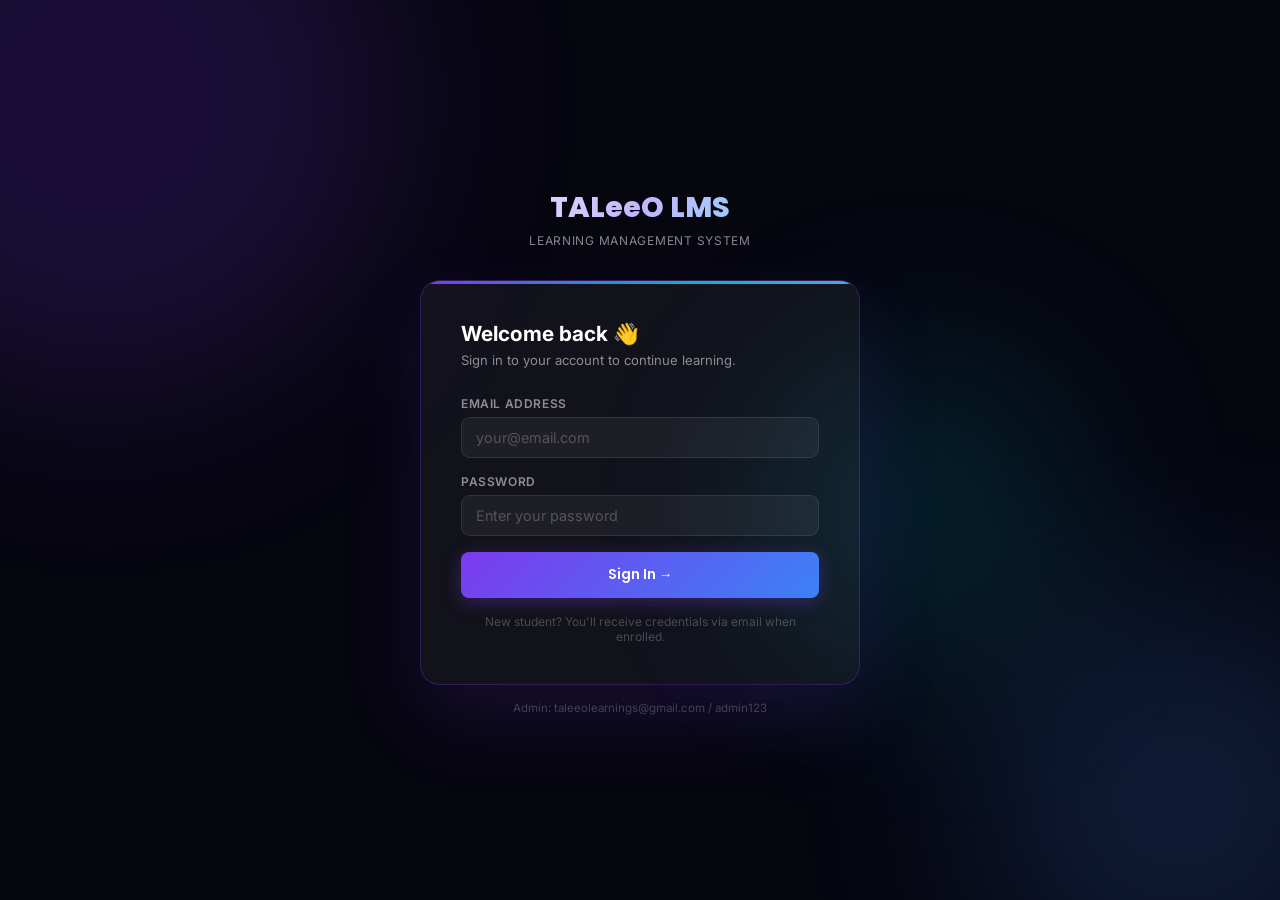
<file: taleeo-lms.html>
<!DOCTYPE html>
<html lang="en">
<head>
<meta charset="UTF-8">
<meta name="viewport" content="width=device-width, initial-scale=1.0">
<title>TALeeO LMS — Learning Management System</title>
<link href="https://fonts.googleapis.com/css2?family=Poppins:wght@300;400;500;600;700;800&family=Inter:wght@300;400;500;600&display=swap" rel="stylesheet">
<style>
:root{
  --bg:#06060f; --bg2:#0a0a1a; --bg3:#0f0f24;
  --panel:rgba(255,255,255,0.04); --panel2:rgba(255,255,255,0.07);
  --border:rgba(255,255,255,0.09); --border-v:rgba(124,58,237,0.28);
  --v1:#7c3aed; --v2:#a78bfa; --v3:#c4b5fd;
  --b1:#3b82f6; --b2:#93c5fd;
  --c1:#06b6d4; --c2:#67e8f9;
  --am:#f59e0b; --gr:#10b981; --ro:#f43f5e;
  --txt:rgba(255,255,255,0.88); --muted:rgba(255,255,255,0.52);
  --dim:rgba(255,255,255,0.24);
  --sidebar:200px;
}
*,*::before,*::after{margin:0;padding:0;box-sizing:border-box;}
html{scroll-behavior:smooth;}
body{background:var(--bg);color:var(--txt);font-family:'Inter',sans-serif;overflow-x:hidden;min-height:100vh;}
h1,h2,h3,h4,h5{font-family:'Poppins',sans-serif;}

/* ─── SCROLLBAR ─── */
::-webkit-scrollbar{width:5px;height:5px;}
::-webkit-scrollbar-track{background:var(--bg2);}
::-webkit-scrollbar-thumb{background:var(--v1);border-radius:4px;}

/* ─── PAGE SYSTEM ─── */
.page{display:none;}
.page.active{display:block;}
.full-page{display:none;min-height:100vh;}
.full-page.active{display:flex;}

/* ─── BG ELEMENTS ─── */
.bg-orbs{position:fixed;inset:0;pointer-events:none;z-index:0;overflow:hidden;}
.bg-orb{position:absolute;border-radius:50%;filter:blur(100px);opacity:.18;}
.bo1{width:600px;height:600px;background:var(--v1);top:-200px;left:-200px;animation:orbAnim 20s ease-in-out infinite alternate;}
.bo2{width:400px;height:400px;background:var(--b1);bottom:-100px;right:-100px;animation:orbAnim 15s ease-in-out infinite alternate-reverse;}
.bo3{width:300px;height:300px;background:var(--c1);top:40%;left:60%;animation:orbAnim 18s ease-in-out infinite alternate;}
@keyframes orbAnim{from{transform:translate(0,0) scale(1);}to{transform:translate(60px,40px) scale(1.15);}}

/* ─── BUTTONS ─── */
.btn{font-family:'Poppins',sans-serif;font-weight:600;border:none;cursor:pointer;transition:all .25s;display:inline-flex;align-items:center;gap:7px;border-radius:8px;}
.btn-v{background:linear-gradient(135deg,var(--v1),var(--b1));color:white;padding:10px 20px;font-size:.85rem;box-shadow:0 4px 18px rgba(124,58,237,.35);}
.btn-v:hover{transform:translateY(-2px);box-shadow:0 8px 28px rgba(124,58,237,.5);}
.btn-sm{padding:7px 14px;font-size:.76rem;}
.btn-out{background:transparent;color:var(--v2);border:1px solid var(--border-v);padding:8px 16px;font-size:.8rem;}
.btn-out:hover{background:rgba(124,58,237,.1);}
.btn-danger{background:rgba(244,63,94,.15);color:#fda4af;border:1px solid rgba(244,63,94,.3);padding:7px 14px;font-size:.76rem;}
.btn-danger:hover{background:rgba(244,63,94,.25);}
.btn-success{background:rgba(16,185,129,.15);color:#6ee7b7;border:1px solid rgba(16,185,129,.3);padding:7px 14px;font-size:.76rem;}
.btn-success:hover{background:rgba(16,185,129,.25);}
.btn-full{width:100%;justify-content:center;padding:13px;}
.btn-icon{width:34px;height:34px;padding:0;justify-content:center;align-items:center;font-size:.9rem;}

/* ─── FORMS ─── */
.form-group{display:flex;flex-direction:column;gap:6px;margin-bottom:16px;}
.form-label{font-size:.75rem;font-weight:600;color:var(--muted);letter-spacing:.05em;text-transform:uppercase;}
.form-input{background:rgba(255,255,255,.05);border:1px solid var(--border);border-radius:9px;padding:11px 14px;color:var(--txt);font-family:'Inter',sans-serif;font-size:.9rem;outline:none;transition:all .25s;width:100%;}
.form-input:focus{border-color:rgba(124,58,237,.6);background:rgba(124,58,237,.07);}
.form-input::placeholder{color:var(--dim);}
select.form-input option{background:#0f0f24;color:white;}

/* ─── CARDS ─── */
.card{background:var(--panel);border:1px solid var(--border);border-radius:14px;padding:20px;}
.card-header{display:flex;align-items:center;justify-content:space-between;margin-bottom:16px;}
.card-title{font-family:'Poppins',sans-serif;font-size:.95rem;font-weight:700;color:white;}
.card-sub{font-size:.75rem;color:var(--muted);margin-top:3px;}

/* ─── BADGES ─── */
.badge{display:inline-flex;align-items:center;gap:4px;font-size:.63rem;font-weight:700;letter-spacing:.06em;text-transform:uppercase;padding:3px 9px;border-radius:20px;border:1px solid;}
.badge-v{border-color:var(--border-v);color:var(--v2);background:rgba(124,58,237,.1);}
.badge-b{border-color:rgba(59,130,246,.3);color:var(--b2);background:rgba(59,130,246,.08);}
.badge-g{border-color:rgba(16,185,129,.3);color:#6ee7b7;background:rgba(16,185,129,.08);}
.badge-r{border-color:rgba(244,63,94,.3);color:#fda4af;background:rgba(244,63,94,.08);}
.badge-a{border-color:rgba(245,158,11,.3);color:#fde68a;background:rgba(245,158,11,.08);}
.badge-c{border-color:rgba(6,182,212,.3);color:var(--c2);background:rgba(6,182,212,.08);}

/* ─── PROGRESS BAR ─── */
.progress-wrap{background:rgba(255,255,255,.08);border-radius:20px;height:7px;overflow:hidden;}
.progress-fill{height:100%;border-radius:20px;transition:width .6s ease;}

/* ─── STAT CARD ─── */
.stat-card{background:var(--panel);border:1px solid var(--border);border-radius:14px;padding:18px 20px;transition:all .3s;}
.stat-card:hover{border-color:rgba(124,58,237,.3);transform:translateY(-3px);}
.stat-num{font-family:'Poppins',sans-serif;font-size:1.9rem;font-weight:800;line-height:1;}
.stat-lbl{font-size:.72rem;font-weight:500;color:var(--muted);margin-top:4px;letter-spacing:.04em;}

/* ─── TABLE ─── */
.tbl{width:100%;border-collapse:collapse;}
.tbl th,.tbl td{padding:10px 14px;text-align:left;border-bottom:1px solid var(--border);}
.tbl th{font-family:'Poppins',sans-serif;font-size:.68rem;font-weight:700;color:var(--muted);letter-spacing:.08em;text-transform:uppercase;}
.tbl td{font-size:.82rem;color:var(--txt);}
.tbl tbody tr:hover{background:var(--panel);}
.tbl tbody tr:last-child td{border-bottom:none;}

/* ─── TABS ─── */
.tabs{display:flex;gap:4px;background:rgba(255,255,255,.04);border-radius:10px;padding:4px;}
.tab{padding:8px 16px;border-radius:8px;font-size:.8rem;font-weight:600;cursor:pointer;transition:all .22s;color:var(--muted);}
.tab.active{background:var(--v1);color:white;}
.tab:hover:not(.active){background:rgba(255,255,255,.06);color:var(--txt);}

/* ═══════════════════════════════════════
   LOGIN PAGE
═══════════════════════════════════════ */
#login-page{background:var(--bg);align-items:center;justify-content:center;padding:20px;}
.login-wrap{width:100%;max-width:440px;position:relative;z-index:2;}
.login-logo{text-align:center;margin-bottom:32px;}
.login-logo-text{font-family:'Poppins',sans-serif;font-size:1.8rem;font-weight:800;background:linear-gradient(135deg,#fff,var(--v3),var(--c2));-webkit-background-clip:text;-webkit-text-fill-color:transparent;}
.login-logo-sub{font-size:.75rem;color:var(--muted);margin-top:4px;letter-spacing:.06em;text-transform:uppercase;}
.login-card{background:rgba(255,255,255,.05);border:1px solid var(--border-v);border-radius:20px;padding:40px;position:relative;overflow:hidden;box-shadow:0 32px 80px rgba(124,58,237,.15);}
.login-card::before{content:'';position:absolute;top:0;left:0;right:0;height:3px;background:linear-gradient(90deg,var(--v1),var(--c1),var(--v2),var(--b1));background-size:200% 100%;animation:shimmer 4s linear infinite;}
@keyframes shimmer{to{background-position:200% center;}}
.login-title{font-size:1.3rem;font-weight:700;color:white;margin-bottom:6px;}
.login-sub{font-size:.82rem;color:var(--muted);margin-bottom:28px;}
.otp-row{display:flex;gap:8px;}
.otp-input{width:46px;height:46px;text-align:center;font-size:1.2rem;font-weight:700;background:rgba(255,255,255,.06);border:1px solid var(--border);border-radius:9px;color:white;outline:none;transition:all .25s;}
.otp-input:focus{border-color:rgba(124,58,237,.6);background:rgba(124,58,237,.08);}
.login-msg{font-size:.78rem;color:rgba(144,202,249,.8);background:rgba(59,130,246,.08);border:1px solid rgba(59,130,246,.2);border-radius:8px;padding:10px 14px;margin-bottom:16px;display:none;}
.login-msg.show{display:block;}
.login-msg.error{color:#fda4af;background:rgba(244,63,94,.08);border-color:rgba(244,63,94,.2);}

/* ═══════════════════════════════════════
   APP SHELL (sidebar + content)
═══════════════════════════════════════ */
#app-shell{display:none;min-height:100vh;}
#app-shell.active{display:flex;}
.sidebar{width:var(--sidebar);background:rgba(0,0,0,.4);border-right:1px solid var(--border);display:flex;flex-direction:column;position:fixed;top:0;bottom:0;left:0;z-index:50;backdrop-filter:blur(20px);}
.sidebar-logo{padding:20px 18px;border-bottom:1px solid var(--border);}
.sb-logo-text{font-family:'Poppins',sans-serif;font-size:.95rem;font-weight:800;background:linear-gradient(135deg,#fff,var(--v3));-webkit-background-clip:text;-webkit-text-fill-color:transparent;}
.sb-logo-sub{font-size:.58rem;color:var(--muted);letter-spacing:.08em;text-transform:uppercase;margin-top:2px;}
.sidebar-nav{flex:1;padding:12px 0;overflow-y:auto;}
.sb-section{font-size:.58rem;font-weight:700;color:var(--dim);letter-spacing:.12em;text-transform:uppercase;padding:8px 18px;margin-top:8px;}
.sb-item{display:flex;align-items:center;gap:9px;padding:9px 18px;cursor:pointer;transition:all .2s;color:var(--muted);font-size:.8rem;font-weight:500;border-right:2px solid transparent;}
.sb-item:hover{background:rgba(255,255,255,.04);color:var(--txt);}
.sb-item.active{background:rgba(124,58,237,.12);color:var(--v2);border-right-color:var(--v1);}
.sb-item-icon{font-size:1rem;width:20px;text-align:center;}
.sidebar-footer{padding:12px 14px;border-top:1px solid var(--border);}
.sb-user{display:flex;align-items:center;gap:9px;}
.sb-avatar{width:34px;height:34px;border-radius:50%;display:flex;align-items:center;justify-content:center;font-family:'Poppins',sans-serif;font-weight:700;font-size:.85rem;color:white;flex-shrink:0;}
.sb-name{font-size:.78rem;font-weight:600;color:var(--txt);line-height:1.3;}
.sb-role{font-size:.62rem;color:var(--muted);}
.sb-logout{margin-left:auto;background:none;border:none;color:var(--dim);cursor:pointer;font-size:1rem;transition:color .2s;padding:4px;}
.sb-logout:hover{color:var(--ro);}

.main-content{margin-left:var(--sidebar);flex:1;padding:24px 28px;overflow-y:auto;}
.page-header{margin-bottom:24px;}
.page-title{font-size:1.4rem;font-weight:800;color:white;letter-spacing:-.02em;}
.page-subtitle{font-size:.82rem;color:var(--muted);margin-top:4px;}

/* ─── TOPBAR ─── */
.topbar{display:flex;align-items:center;justify-content:space-between;background:rgba(0,0,0,.3);border:1px solid var(--border);border-radius:12px;padding:12px 18px;margin-bottom:24px;backdrop-filter:blur(16px);}
.topbar-left{display:flex;align-items:center;gap:12px;}
.topbar-right{display:flex;align-items:center;gap:10px;}
.topbar-title{font-family:'Poppins',sans-serif;font-size:.95rem;font-weight:700;color:white;}
.topbar-sub{font-size:.72rem;color:var(--muted);}
.notif-bell{background:rgba(255,255,255,.06);border:1px solid var(--border);border-radius:8px;width:34px;height:34px;display:flex;align-items:center;justify-content:center;cursor:pointer;font-size:1rem;position:relative;}
.notif-dot{position:absolute;top:6px;right:6px;width:7px;height:7px;background:var(--ro);border-radius:50%;border:1.5px solid var(--bg);}

/* ─── GRID LAYOUTS ─── */
.grid-2{display:grid;grid-template-columns:1fr 1fr;gap:18px;}
.grid-3{display:grid;grid-template-columns:repeat(3,1fr);gap:18px;}
.grid-4{display:grid;grid-template-columns:repeat(4,1fr);gap:16px;}
.grid-auto{display:grid;grid-template-columns:repeat(auto-fill,minmax(220px,1fr));gap:16px;}
@media(max-width:1100px){.grid-4{grid-template-columns:repeat(2,1fr);}.grid-3{grid-template-columns:1fr 1fr;}}
@media(max-width:800px){.grid-2,.grid-3,.grid-4{grid-template-columns:1fr;}}

/* ─── MODULE CARD ─── */
.module-card{background:var(--panel);border:1px solid var(--border);border-radius:14px;overflow:hidden;transition:all .3s;cursor:pointer;}
.module-card:hover{border-color:rgba(124,58,237,.3);transform:translateY(-4px);box-shadow:0 12px 40px rgba(124,58,237,.12);}
.mc-top{padding:18px;border-bottom:1px solid var(--border);}
.mc-num{font-size:.6rem;font-weight:700;letter-spacing:.1em;color:var(--muted);text-transform:uppercase;margin-bottom:6px;}
.mc-title{font-family:'Poppins',sans-serif;font-size:.92rem;font-weight:700;color:white;margin-bottom:6px;}
.mc-bottom{padding:14px 18px;display:flex;align-items:center;justify-content:space-between;}
.mc-topics{font-size:.72rem;color:var(--muted);}
.mc-status-dot{width:8px;height:8px;border-radius:50%;}

/* ─── DAY CARD (recordings) ─── */
.day-card{background:var(--panel);border:1px solid var(--border);border-radius:12px;padding:16px;transition:all .3s;}
.day-card:hover{border-color:rgba(124,58,237,.25);}
.dc-day{font-size:.62rem;font-weight:700;letter-spacing:.1em;color:var(--dim);text-transform:uppercase;margin-bottom:5px;}
.dc-title{font-size:.88rem;font-weight:600;color:white;margin-bottom:8px;}
.dc-meta{display:flex;align-items:center;gap:8px;}
.dc-dur{font-size:.72rem;color:var(--muted);}

/* ─── CERTIFICATE ─── */
.cert-preview{background:linear-gradient(135deg,#1a0a2e,#2d1060,#1877f2);border-radius:14px;padding:28px;text-align:center;border:1px solid rgba(196,168,240,.2);position:relative;overflow:hidden;}
.cert-preview::before{content:'';position:absolute;top:0;left:0;right:0;height:3px;background:linear-gradient(90deg,var(--v1),var(--c1),var(--am),var(--c1),var(--v1));background-size:200% 100%;animation:shimmer 4s linear infinite;}
.cert-name{font-family:'Poppins',sans-serif;font-size:1.1rem;font-weight:800;color:white;margin-bottom:4px;}
.cert-course{font-size:.75rem;color:rgba(196,168,240,.8);margin-bottom:12px;}
.cert-badge{display:inline-block;background:rgba(240,192,64,.15);border:1px solid rgba(240,192,64,.3);color:#fde68a;font-size:.65rem;font-weight:700;padding:4px 12px;border-radius:20px;}

/* ─── ATTENDANCE ─── */
.att-bar{display:flex;height:10px;border-radius:20px;overflow:hidden;background:rgba(255,255,255,.08);}
.att-present{background:linear-gradient(90deg,var(--gr),#6ee7b7);}
.att-absent{background:rgba(244,63,94,.4);}

/* ─── ZOOM CARD ─── */
.zoom-card{background:linear-gradient(135deg,rgba(59,130,246,.1),rgba(124,58,237,.08));border:1px solid rgba(59,130,246,.22);border-radius:14px;padding:20px;}
.zoom-live-dot{width:8px;height:8px;border-radius:50%;background:#ef4444;animation:livePulse 1.5s infinite;display:inline-block;}
@keyframes livePulse{0%,100%{box-shadow:0 0 0 0 rgba(239,68,68,.5);}50%{box-shadow:0 0 0 6px rgba(239,68,68,0);}}

/* ─── MODAL ─── */
.modal-overlay{position:fixed;inset:0;background:rgba(0,0,0,.65);z-index:200;display:none;align-items:center;justify-content:center;padding:20px;backdrop-filter:blur(6px);}
.modal-overlay.open{display:flex;}
.modal{background:#0f0f24;border:1px solid var(--border-v);border-radius:18px;padding:32px;width:100%;max-width:520px;position:relative;max-height:90vh;overflow-y:auto;}
.modal-title{font-size:1.1rem;font-weight:700;color:white;margin-bottom:4px;}
.modal-sub{font-size:.78rem;color:var(--muted);margin-bottom:24px;}
.modal-close{position:absolute;top:14px;right:14px;background:rgba(255,255,255,.08);border:none;color:var(--muted);width:28px;height:28px;border-radius:50%;cursor:pointer;font-size:1rem;transition:all .2s;display:flex;align-items:center;justify-content:center;}
.modal-close:hover{background:rgba(244,63,94,.2);color:#fda4af;}

/* ─── TOAST ─── */
.toast{position:fixed;bottom:24px;right:24px;z-index:500;background:#0f0f24;border:1px solid var(--border-v);border-radius:10px;padding:14px 18px;font-size:.82rem;color:white;box-shadow:0 12px 40px rgba(0,0,0,.5);transform:translateY(80px);opacity:0;transition:all .35s cubic-bezier(.34,1.56,.64,1);}
.toast.show{transform:translateY(0);opacity:1;}
.toast-icon{margin-right:8px;}

/* ─── CERT CANVAS ─── */
#cert-canvas{display:none;}

/* ─── ANIMATIONS ─── */
@keyframes fadeUp{from{opacity:0;transform:translateY(16px);}to{opacity:1;transform:translateY(0);}}
.anim-in{animation:fadeUp .5s ease both;}

/* ─── RESPONSIVE ─── */
@media(max-width:768px){
  .sidebar{transform:translateX(-100%);transition:transform .3s;}
  .sidebar.open{transform:translateX(0);}
  .main-content{margin-left:0;}
}
</style>
</head>
<body>

<!-- BG Orbs -->
<div class="bg-orbs">
  <div class="bg-orb bo1"></div>
  <div class="bg-orb bo2"></div>
  <div class="bg-orb bo3"></div>
</div>

<!-- Toast -->
<div class="toast" id="toast"><span class="toast-icon">✅</span><span id="toast-msg"></span></div>

<!-- ═════════════════════════════════════
     LOGIN PAGE
═════════════════════════════════════ -->
<div id="login-page" class="full-page active">
  <div class="login-wrap anim-in">
    <div class="login-logo">
      <div class="login-logo-text">TALeeO LMS</div>
      <div class="login-logo-sub">Learning Management System</div>
    </div>
    <div class="login-card">

      <!-- STEP 1: Email/Password -->
      <div id="step-login">
        <div class="login-title">Welcome back 👋</div>
        <div class="login-sub">Sign in to your account to continue learning.</div>
        <div id="login-msg" class="login-msg"></div>
        <div class="form-group">
          <label class="form-label">Email Address</label>
          <input type="email" class="form-input" id="login-email" placeholder="your@email.com">
        </div>
        <div class="form-group">
          <label class="form-label">Password</label>
          <input type="password" class="form-input" id="login-pass" placeholder="Enter your password" onkeydown="if(event.key==='Enter')doLogin()">
        </div>
        <button class="btn btn-v btn-full" onclick="doLogin()">Sign In →</button>
        <p style="text-align:center;margin-top:16px;font-size:.75rem;color:var(--dim);">New student? You'll receive credentials via email when enrolled.</p>
      </div>

      <!-- STEP 2: OTP Verification (first login) -->
      <div id="step-otp" style="display:none;">
        <div class="login-title">Verify Your Number 📱</div>
        <div class="login-sub" id="otp-sub">Enter the 6-digit OTP sent to your registered mobile number.</div>
        <div id="otp-msg" class="login-msg"></div>
        <div class="otp-row" style="margin-bottom:20px;justify-content:center;">
          <input class="otp-input" maxlength="1" oninput="otpInput(this,0)" id="otp0">
          <input class="otp-input" maxlength="1" oninput="otpInput(this,1)" id="otp1">
          <input class="otp-input" maxlength="1" oninput="otpInput(this,2)" id="otp2">
          <input class="otp-input" maxlength="1" oninput="otpInput(this,3)" id="otp3">
          <input class="otp-input" maxlength="1" oninput="otpInput(this,4)" id="otp4">
          <input class="otp-input" maxlength="1" oninput="otpInput(this,5)" id="otp5">
        </div>
        <button class="btn btn-v btn-full" onclick="verifyOtp()">Verify OTP →</button>
        <p style="text-align:center;margin-top:14px;font-size:.74rem;color:var(--dim);">Demo OTP: <strong style="color:var(--v2);">123456</strong></p>
      </div>

    </div>
    <p style="text-align:center;margin-top:16px;font-size:.72rem;color:var(--dim);">Admin: taleeolearnings@gmail.com / admin123</p>
  </div>
</div>

<!-- ═════════════════════════════════════
     APP SHELL
═════════════════════════════════════ -->
<div id="app-shell">

  <!-- SIDEBAR -->
  <div class="sidebar" id="sidebar">
    <div class="sidebar-logo">
      <div class="sb-logo-text">TALeeO LMS</div>
      <div class="sb-logo-sub" id="sb-role-badge">Loading...</div>
    </div>
    <nav class="sidebar-nav" id="sidebar-nav">
      <!-- Items injected by JS based on role -->
    </nav>
    <div class="sidebar-footer">
      <div class="sb-user">
        <div class="sb-avatar" id="sb-avatar" style="background:linear-gradient(135deg,var(--v1),var(--b1))">U</div>
        <div>
          <div class="sb-name" id="sb-name">User</div>
          <div class="sb-role" id="sb-role">Role</div>
        </div>
        <button class="sb-logout" onclick="doLogout()" title="Logout">⏻</button>
      </div>
    </div>
  </div>

  <!-- MAIN CONTENT -->
  <div class="main-content" id="main-content">
    <!-- Pages injected here -->
  </div>

</div>

<!-- ═════════════════════════════════════
     MODALS
═════════════════════════════════════ -->

<!-- Add Student Modal -->
<div class="modal-overlay" id="modal-add-student">
  <div class="modal">
    <button class="modal-close" onclick="closeModal('modal-add-student')">✕</button>
    <div class="modal-title">Invite Student</div>
    <div class="modal-sub">Enter the student's details. They'll receive login credentials via email automatically.</div>
    <div class="form-group"><label class="form-label">Full Name</label><input class="form-input" id="new-student-name" placeholder="Student's full name"></div>
    <div class="form-group"><label class="form-label">Email Address</label><input type="email" class="form-input" id="new-student-email" placeholder="student@email.com"></div>
    <div class="form-group"><label class="form-label">Phone Number</label><input class="form-input" id="new-student-phone" placeholder="+91 98765 43210"></div>
    <div class="form-group"><label class="form-label">Assign Batch</label>
      <select class="form-input" id="new-student-batch">
        <option value="">Select batch</option>
      </select>
    </div>
    <button class="btn btn-v btn-full" onclick="inviteStudent()">Send Invitation & Credentials →</button>
  </div>
</div>

<!-- Add Batch Modal -->
<div class="modal-overlay" id="modal-add-batch">
  <div class="modal">
    <button class="modal-close" onclick="closeModal('modal-add-batch')">✕</button>
    <div class="modal-title">Create New Batch</div>
    <div class="modal-sub">Set up a batch with schedule, Zoom link, and course duration.</div>
    <div class="form-group"><label class="form-label">Batch Name</label><input class="form-input" id="new-batch-name" placeholder="e.g. Weekend Batch April 2026"></div>
    <div class="form-group"><label class="form-label">Batch Type</label>
      <select class="form-input" id="new-batch-type">
        <option value="weekend">Weekend Batch (Sat & Sun)</option>
        <option value="weekday">Weekday Batch (Mon–Fri)</option>
      </select>
    </div>
    <div class="grid-2">
      <div class="form-group"><label class="form-label">Start Date</label><input type="date" class="form-input" id="new-batch-start"></div>
      <div class="form-group"><label class="form-label">End Date</label><input type="date" class="form-input" id="new-batch-end"></div>
    </div>
    <div class="form-group"><label class="form-label">Session Timing</label><input class="form-input" id="new-batch-timing" placeholder="e.g. 10:00 AM – 12:00 PM IST"></div>
    <div class="form-group"><label class="form-label">Zoom Meeting Link</label><input class="form-input" id="new-batch-zoom" placeholder="https://zoom.us/j/..."></div>
    <div class="form-group"><label class="form-label">Zoom Meeting ID</label><input class="form-input" id="new-batch-zoom-id" placeholder="123 456 7890"></div>
    <div class="form-group"><label class="form-label">Passcode</label><input class="form-input" id="new-batch-zoom-pass" placeholder="abc123"></div>
    <button class="btn btn-v btn-full" onclick="createBatch()">Create Batch →</button>
  </div>
</div>

<!-- Upload Document Modal -->
<div class="modal-overlay" id="modal-upload-doc">
  <div class="modal">
    <button class="modal-close" onclick="closeModal('modal-upload-doc')">✕</button>
    <div class="modal-title">Upload Document / Notes</div>
    <div class="modal-sub">Documents will be visible to all students in the selected batch.</div>
    <div class="form-group"><label class="form-label">Document Title</label><input class="form-input" id="doc-title" placeholder="e.g. BRD Template – Week 1"></div>
    <div class="form-group"><label class="form-label">Module</label>
      <select class="form-input" id="doc-module">
        <option value="Module 01">Module 01 – Foundations of BA</option>
        <option value="Module 02">Module 02 – Requirements Gathering</option>
        <option value="Module 03">Module 03 – Agile, Scrum & Methodologies</option>
        <option value="Module 04">Module 04 – Process Modelling</option>
        <option value="Module 05">Module 05 – UAT & Testing</option>
        <option value="Module 06">Module 06 – Career & Interview Prep</option>
      </select>
    </div>
    <div class="form-group"><label class="form-label">Assign to Batch</label>
      <select class="form-input" id="doc-batch">
        <option value="all">All Batches</option>
      </select>
    </div>
    <div class="form-group"><label class="form-label">Document URL / Drive Link</label><input class="form-input" id="doc-url" placeholder="https://drive.google.com/..."></div>
    <div class="form-group"><label class="form-label">Document Type</label>
      <select class="form-input" id="doc-type">
        <option value="pdf">PDF Notes</option>
        <option value="template">Template</option>
        <option value="assignment">Assignment</option>
        <option value="reference">Reference Material</option>
        <option value="recording">Class Recording</option>
      </select>
    </div>
    <button class="btn btn-v btn-full" onclick="uploadDocument()">Upload Document →</button>
  </div>
</div>

<!-- Add Recording Modal -->
<div class="modal-overlay" id="modal-add-recording">
  <div class="modal">
    <button class="modal-close" onclick="closeModal('modal-add-recording')">✕</button>
    <div class="modal-title">Add Class Recording</div>
    <div class="modal-sub">Add a recorded Zoom session day-wise for students to review.</div>
    <div class="form-group"><label class="form-label">Class Day Title</label><input class="form-input" id="rec-title" placeholder="e.g. Day 3 – Requirements Gathering Deep Dive"></div>
    <div class="form-group"><label class="form-label">Session Date</label><input type="date" class="form-input" id="rec-date"></div>
    <div class="form-group"><label class="form-label">Duration</label><input class="form-input" id="rec-duration" placeholder="e.g. 2h 15m"></div>
    <div class="form-group"><label class="form-label">Recording URL (Zoom/Drive)</label><input class="form-input" id="rec-url" placeholder="https://zoom.us/rec/..."></div>
    <div class="form-group"><label class="form-label">Batch</label>
      <select class="form-input" id="rec-batch">
        <option value="all">All Batches</option>
      </select>
    </div>
    <div class="form-group"><label class="form-label">Topics Covered</label><input class="form-input" id="rec-topics" placeholder="BRD, FRD, RTM, Stakeholder interviews"></div>
    <button class="btn btn-v btn-full" onclick="addRecording()">Add Recording →</button>
  </div>
</div>

<!-- Mark Attendance Modal -->
<div class="modal-overlay" id="modal-attendance">
  <div class="modal" style="max-width:620px;">
    <button class="modal-close" onclick="closeModal('modal-attendance')">✕</button>
    <div class="modal-title">Mark Attendance</div>
    <div class="modal-sub">Session: <span id="att-session-name">Today's Class</span></div>
    <div id="att-list" style="display:flex;flex-direction:column;gap:8px;margin-bottom:20px;"></div>
    <button class="btn btn-v btn-full" onclick="saveAttendance()">Save Attendance →</button>
  </div>
</div>

<!-- Certificate Canvas (hidden, for generation) -->
<canvas id="cert-canvas" width="900" height="636"></canvas>

<script>
/* ═══════════════════════════════════════════════════════
   DATA STORE (localStorage-backed)
═══════════════════════════════════════════════════════ */
function ls(key,val){
  if(val!==undefined){localStorage.setItem('tlms_'+key,JSON.stringify(val));return val;}
  try{return JSON.parse(localStorage.getItem('tlms_'+key));}catch(e){return null;}
}

// ── SEED INITIAL DATA ──
function initData(){
  if(!ls('seeded')){
    ls('users',[
      {id:'admin1',name:'Admin',email:'taleeolearnings@gmail.com',password:'admin123',role:'admin',phone:'9000000000',firstLogin:false,avatar:'A'}
    ]);
    ls('batches',[
      {id:'b1',name:'Weekend Batch – April 2026',type:'weekend',start:'2026-04-05',end:'2026-05-31',timing:'10:00 AM – 12:00 PM IST',zoomLink:'https://zoom.us/j/1234567890',zoomId:'123 456 7890',zoomPass:'learn123',active:true,students:[]},
      {id:'b2',name:'Weekday Batch – April 2026',type:'weekday',start:'2026-04-07',end:'2026-05-28',timing:'07:00 PM – 09:00 PM IST',zoomLink:'https://zoom.us/j/9876543210',zoomId:'987 654 3210',zoomPass:'ba2026',active:true,students:[]}
    ]);
    ls('documents',[
      {id:'d1',title:'BA Foundations – Introduction Deck',module:'Module 01',batch:'all',url:'#',type:'pdf',uploadedAt:'2026-04-01'},
      {id:'d2',title:'BRD Template',module:'Module 02',batch:'all',url:'#',type:'template',uploadedAt:'2026-04-03'},
      {id:'d3',title:'User Story Format & Examples',module:'Module 02',batch:'all',url:'#',type:'reference',uploadedAt:'2026-04-04'},
      {id:'d4',title:'JIRA Basics Cheat Sheet',module:'Module 03',batch:'all',url:'#',type:'pdf',uploadedAt:'2026-04-06'}
    ]);
    ls('recordings',[
      {id:'r1',title:'Day 1 – Foundations of BA & SDLC Overview',date:'2026-04-05',duration:'2h 10m',url:'#',batch:'b1',topics:'Role of BA, SDLC Phases, Business Domains'},
      {id:'r2',title:'Day 2 – Requirements Gathering Techniques',date:'2026-04-06',duration:'1h 55m',url:'#',batch:'b1',topics:'BRD, FRD, User Stories, RTM'},
      {id:'r3',title:'Day 1 – BA Foundations',date:'2026-04-07',duration:'2h 05m',url:'#',batch:'b2',topics:'Role of BA, Stakeholder Management'}
    ]);
    ls('attendance',{});
    ls('seeded',true);
  }
}

/* ═══════════════════════════════════════════════════════
   AUTH
═══════════════════════════════════════════════════════ */
var _currentUser = null;
var _loginPending = null;

function doLogin(){
  var email = document.getElementById('login-email').value.trim().toLowerCase();
  var pass  = document.getElementById('login-pass').value.trim();
  var users = ls('users')||[];
  var user  = users.find(function(u){return u.email.toLowerCase()===email && u.password===pass;});
  var msg   = document.getElementById('login-msg');
  if(!user){
    msg.className='login-msg show error';
    msg.textContent='❌ Invalid email or password. Please try again.';
    return;
  }
  msg.className='login-msg'; msg.textContent='';
  _loginPending = user;
  if(user.firstLogin===false && user.role!=='admin'){
    // First time student login → OTP
    document.getElementById('step-login').style.display='none';
    document.getElementById('step-otp').style.display='block';
    document.getElementById('otp-sub').textContent='Enter the 6-digit OTP sent to '+user.phone+'. (Demo OTP: 123456)';
  } else {
    completeLogin(user);
  }
}

function otpInput(el,idx){
  if(el.value.length===1 && idx<5) document.getElementById('otp'+(idx+1)).focus();
}

function verifyOtp(){
  var otp='';
  for(var i=0;i<6;i++) otp+=document.getElementById('otp'+i).value;
  if(otp==='123456'){
    // Mark first login done
    var users=ls('users')||[];
    var idx=users.findIndex(function(u){return u.id===_loginPending.id;});
    if(idx>=0){users[idx].firstLogin=true;ls('users',users);}
    completeLogin(_loginPending);
  } else {
    var msg=document.getElementById('otp-msg');
    msg.className='login-msg show error';
    msg.textContent='❌ Invalid OTP. Try 123456 for demo.';
  }
}

function completeLogin(user){
  _currentUser=user;
  document.getElementById('login-page').classList.remove('active');
  document.getElementById('app-shell').classList.add('active');
  buildShell();
  showToast('Welcome back, '+user.name+'! 👋','✅');
}

function doLogout(){
  _currentUser=null;
  document.getElementById('app-shell').classList.remove('active');
  document.getElementById('login-page').classList.add('active');
  document.getElementById('step-login').style.display='block';
  document.getElementById('step-otp').style.display='none';
  document.getElementById('login-email').value='';
  document.getElementById('login-pass').value='';
  for(var i=0;i<6;i++) document.getElementById('otp'+i).value='';
}

/* ═══════════════════════════════════════════════════════
   SHELL BUILDER
═══════════════════════════════════════════════════════ */
function buildShell(){
  var u=_currentUser;
  document.getElementById('sb-name').textContent=u.name;
  document.getElementById('sb-role').textContent=u.role==='admin'?'Administrator':'Student';
  document.getElementById('sb-role-badge').textContent=u.role==='admin'?'Admin Panel':'Student Portal';
  document.getElementById('sb-avatar').textContent=u.name[0].toUpperCase();
  document.getElementById('sb-avatar').style.background=u.role==='admin'?'linear-gradient(135deg,#f59e0b,#ef4444)':'linear-gradient(135deg,var(--v1),var(--b1))';

  var nav=document.getElementById('sidebar-nav');
  if(u.role==='admin'){
    nav.innerHTML=`
      <div class="sb-section">Overview</div>
      <div class="sb-item active" onclick="navTo('admin-dashboard',this)"><span class="sb-item-icon">📊</span>Dashboard</div>
      <div class="sb-section">Management</div>
      <div class="sb-item" onclick="navTo('admin-batches',this)"><span class="sb-item-icon">🗂️</span>Batches</div>
      <div class="sb-item" onclick="navTo('admin-students',this)"><span class="sb-item-icon">👥</span>Students</div>
      <div class="sb-item" onclick="navTo('admin-documents',this)"><span class="sb-item-icon">📄</span>Documents</div>
      <div class="sb-item" onclick="navTo('admin-recordings',this)"><span class="sb-item-icon">🎥</span>Recordings</div>
      <div class="sb-section">Tools</div>
      <div class="sb-item" onclick="navTo('admin-attendance',this)"><span class="sb-item-icon">✅</span>Attendance</div>
      <div class="sb-item" onclick="navTo('admin-certificates',this)"><span class="sb-item-icon">🏆</span>Certificates</div>
    `;
    renderAdminDashboard();
  } else {
    nav.innerHTML=`
      <div class="sb-section">My Learning</div>
      <div class="sb-item active" onclick="navTo('student-dashboard',this)"><span class="sb-item-icon">🏠</span>Dashboard</div>
      <div class="sb-item" onclick="navTo('student-course',this)"><span class="sb-item-icon">📚</span>Course Content</div>
      <div class="sb-item" onclick="navTo('student-recordings',this)"><span class="sb-item-icon">🎥</span>Recordings</div>
      <div class="sb-item" onclick="navTo('student-documents',this)"><span class="sb-item-icon">📄</span>Notes & Docs</div>
      <div class="sb-section">Academics</div>
      <div class="sb-item" onclick="navTo('student-attendance',this)"><span class="sb-item-icon">✅</span>My Attendance</div>
      <div class="sb-item" onclick="navTo('student-certificate',this)"><span class="sb-item-icon">🏆</span>Certificate</div>
    `;
    renderStudentDashboard();
  }
}

function navTo(page,el){
  document.querySelectorAll('.sb-item').forEach(function(i){i.classList.remove('active');});
  if(el) el.classList.add('active');
  if(_currentUser.role==='admin') renderAdminPage(page);
  else renderStudentPage(page);
}

/* ═══════════════════════════════════════════════════════
   ADMIN PAGES
═══════════════════════════════════════════════════════ */
function renderAdminPage(page){
  if(page==='admin-dashboard') renderAdminDashboard();
  else if(page==='admin-batches') renderAdminBatches();
  else if(page==='admin-students') renderAdminStudents();
  else if(page==='admin-documents') renderAdminDocuments();
  else if(page==='admin-recordings') renderAdminRecordings();
  else if(page==='admin-attendance') renderAdminAttendance();
  else if(page==='admin-certificates') renderAdminCertificates();
}

function renderAdminDashboard(){
  var users=ls('users')||[];
  var batches=ls('batches')||[];
  var docs=ls('documents')||[];
  var recs=ls('recordings')||[];
  var students=users.filter(function(u){return u.role==='student';});
  var mc=document.getElementById('main-content');
  mc.innerHTML=`
    <div class="topbar"><div class="topbar-left"><div><div class="topbar-title">Admin Dashboard</div><div class="topbar-sub">${new Date().toLocaleDateString('en-IN',{weekday:'long',year:'numeric',month:'long',day:'numeric'})}</div></div></div><div class="topbar-right"><div class="notif-bell">🔔<span class="notif-dot"></span></div></div></div>
    <div class="grid-4" style="margin-bottom:20px;">
      <div class="stat-card anim-in"><div class="stat-num" style="background:linear-gradient(135deg,var(--v2),var(--v3));-webkit-background-clip:text;-webkit-text-fill-color:transparent;">${students.length}</div><div class="stat-lbl">Total Students</div></div>
      <div class="stat-card anim-in" style="animation-delay:.07s"><div class="stat-num" style="background:linear-gradient(135deg,var(--b1),var(--b2));-webkit-background-clip:text;-webkit-text-fill-color:transparent;">${batches.filter(function(b){return b.active;}).length}</div><div class="stat-lbl">Active Batches</div></div>
      <div class="stat-card anim-in" style="animation-delay:.14s"><div class="stat-num" style="background:linear-gradient(135deg,var(--c1),var(--c2));-webkit-background-clip:text;-webkit-text-fill-color:transparent;">${docs.length}</div><div class="stat-lbl">Documents</div></div>
      <div class="stat-card anim-in" style="animation-delay:.21s"><div class="stat-num" style="background:linear-gradient(135deg,var(--am),#fde68a);-webkit-background-clip:text;-webkit-text-fill-color:transparent;">${recs.length}</div><div class="stat-lbl">Recordings</div></div>
    </div>
    <div class="grid-2" style="margin-bottom:20px;">
      <div class="card anim-in">
        <div class="card-header"><div class="card-title">Active Batches</div><button class="btn btn-v btn-sm" onclick="openModal('modal-add-batch')">+ New Batch</button></div>
        ${batches.map(function(b){
          var daysLeft=Math.max(0,Math.ceil((new Date(b.end)-new Date())/86400000));
          var progress=Math.min(100,Math.max(0,Math.round((new Date()-new Date(b.start))/(new Date(b.end)-new Date(b.start))*100)));
          return `<div style="padding:14px 0;border-bottom:1px solid var(--border);">
            <div style="display:flex;align-items:center;justify-content:space-between;margin-bottom:8px;">
              <div><div style="font-size:.85rem;font-weight:600;color:white;">${b.name}</div><div style="font-size:.72rem;color:var(--muted);margin-top:2px;">${b.timing} · ${b.students.length} students</div></div>
              <span class="badge ${b.active&&daysLeft>0?'badge-g':'badge-r'}">${daysLeft>0?daysLeft+'d left':'Ended'}</span>
            </div>
            <div class="progress-wrap"><div class="progress-fill" style="width:${progress}%;background:linear-gradient(90deg,var(--v1),var(--b1));"></div></div>
          </div>`;
        }).join('')}
      </div>
      <div class="card anim-in" style="animation-delay:.1s">
        <div class="card-header"><div class="card-title">Recent Students</div><button class="btn btn-v btn-sm" onclick="openModal('modal-add-student')">+ Invite</button></div>
        ${students.length===0?'<p style="font-size:.8rem;color:var(--muted);padding:16px 0;text-align:center;">No students yet. Invite your first student!</p>':''}
        ${students.slice(0,5).map(function(s){
          var batch=batches.find(function(b){return b.students.includes(s.id);})||{};
          return `<div style="display:flex;align-items:center;gap:12px;padding:10px 0;border-bottom:1px solid var(--border);">
            <div style="width:34px;height:34px;border-radius:50%;background:linear-gradient(135deg,var(--v1),var(--b1));display:flex;align-items:center;justify-content:center;font-weight:700;font-size:.85rem;color:white;flex-shrink:0;">${s.name[0]}</div>
            <div style="flex:1;"><div style="font-size:.83rem;font-weight:600;color:white;">${s.name}</div><div style="font-size:.7rem;color:var(--muted);">${s.email}</div></div>
            <span class="badge badge-v">${batch.name?batch.name.split(' ')[0]+' '+batch.name.split(' ')[1]:'No Batch'}</span>
          </div>`;
        }).join('')}
      </div>
    </div>
    <div class="card anim-in">
      <div class="card-header"><div class="card-title">Quick Actions</div></div>
      <div style="display:flex;gap:12px;flex-wrap:wrap;">
        <button class="btn btn-v btn-sm" onclick="openModal('modal-add-batch')">🗂️ Create Batch</button>
        <button class="btn btn-v btn-sm" onclick="openModal('modal-add-student')">👤 Invite Student</button>
        <button class="btn btn-v btn-sm" onclick="openModal('modal-upload-doc')">📄 Upload Notes</button>
        <button class="btn btn-v btn-sm" onclick="openModal('modal-add-recording')">🎥 Add Recording</button>
        <button class="btn btn-v btn-sm" onclick="navTo('admin-certificates',null);document.querySelectorAll('.sb-item')[7]&&document.querySelectorAll('.sb-item')[7].classList.add('active')">🏆 Generate Certificates</button>
      </div>
    </div>
  `;
}

function renderAdminBatches(){
  var batches=ls('batches')||[];
  var users=ls('users')||[];
  var mc=document.getElementById('main-content');
  mc.innerHTML=`
    <div class="topbar"><div class="topbar-left"><div class="topbar-title">Batch Management</div></div><div class="topbar-right"><button class="btn btn-v btn-sm" onclick="openModal('modal-add-batch')">+ Create Batch</button></div></div>
    <div class="grid-2">
      ${batches.map(function(b){
        var daysLeft=Math.max(0,Math.ceil((new Date(b.end)-new Date())/86400000));
        var progress=Math.min(100,Math.max(0,Math.round((new Date()-new Date(b.start))/(new Date(b.end)-new Date(b.start))*100)));
        var enrolled=users.filter(function(u){return b.students.includes(u.id);});
        return `<div class="card anim-in">
          <div style="display:flex;align-items:flex-start;justify-content:space-between;margin-bottom:14px;">
            <div><div style="font-size:1rem;font-weight:700;color:white;margin-bottom:4px;">${b.name}</div>
            <span class="badge ${b.type==='weekend'?'badge-v':'badge-b'}">${b.type==='weekend'?'Weekend':'Weekday'}</span></div>
            <span class="badge ${daysLeft>0?'badge-g':'badge-r'}">${daysLeft>0?daysLeft+'d left':'Ended'}</span>
          </div>
          <div style="display:grid;grid-template-columns:1fr 1fr;gap:10px;margin-bottom:14px;font-size:.78rem;color:var(--muted);">
            <div>⏰ ${b.timing}</div>
            <div>👥 ${enrolled.length} students</div>
            <div>📅 ${b.start} → ${b.end}</div>
            <div>🔑 ${b.zoomPass}</div>
          </div>
          <div class="zoom-card" style="margin-bottom:14px;">
            <div style="display:flex;align-items:center;gap:8px;margin-bottom:8px;"><span class="zoom-live-dot"></span><span style="font-size:.75rem;font-weight:700;color:white;">Zoom Meeting</span></div>
            <div style="font-size:.72rem;color:var(--muted);margin-bottom:6px;">ID: ${b.zoomId} · Pass: ${b.zoomPass}</div>
            <a href="${b.zoomLink}" target="_blank" style="font-size:.72rem;color:var(--b2);word-break:break-all;">${b.zoomLink}</a>
          </div>
          <div class="progress-wrap" style="margin-bottom:10px;"><div class="progress-fill" style="width:${progress}%;background:linear-gradient(90deg,var(--v1),var(--b1));"></div></div>
          <div style="display:flex;gap:8px;flex-wrap:wrap;">
            <button class="btn btn-success btn-sm" onclick="openInviteForBatch('${b.id}')">+ Invite Student</button>
            <button class="btn btn-danger btn-sm" onclick="toggleBatch('${b.id}')">${b.active?'Deactivate':'Activate'}</button>
          </div>
          ${enrolled.length>0?`<div style="margin-top:12px;"><div style="font-size:.68rem;font-weight:700;color:var(--dim);letter-spacing:.08em;text-transform:uppercase;margin-bottom:6px;">Enrolled Students</div>${enrolled.map(function(s){return '<span class="badge badge-v" style="margin:2px;">'+s.name+'</span>';}).join('')}</div>`:''}
        </div>`;
      }).join('')}
    </div>
  `;
}

function renderAdminStudents(){
  var users=ls('users')||[];
  var batches=ls('batches')||[];
  var students=users.filter(function(u){return u.role==='student';});
  var mc=document.getElementById('main-content');
  mc.innerHTML=`
    <div class="topbar"><div class="topbar-left"><div class="topbar-title">Student Management</div></div><div class="topbar-right"><button class="btn btn-v btn-sm" onclick="openModal('modal-add-student')">+ Invite Student</button></div></div>
    <div class="card">
      <div class="card-header"><div class="card-title">All Students (${students.length})</div></div>
      ${students.length===0?'<p style="text-align:center;color:var(--muted);padding:32px;">No students yet. Click "Invite Student" to get started.</p>':''}
      <div style="overflow-x:auto;">
      <table class="tbl">
        <thead><tr><th>Student</th><th>Email</th><th>Phone</th><th>Batch</th><th>Password</th><th>Status</th><th>Actions</th></tr></thead>
        <tbody>
          ${students.map(function(s){
            var batch=batches.find(function(b){return b.students.includes(s.id);})||null;
            return `<tr>
              <td><div style="display:flex;align-items:center;gap:9px;"><div style="width:32px;height:32px;border-radius:50%;background:linear-gradient(135deg,var(--v1),var(--b1));display:flex;align-items:center;justify-content:center;font-weight:700;font-size:.82rem;flex-shrink:0;">${s.name[0]}</div><span style="font-weight:600;">${s.name}</span></div></td>
              <td style="color:var(--muted);">${s.email}</td>
              <td style="color:var(--muted);">${s.phone||'—'}</td>
              <td>${batch?'<span class="badge badge-v">'+batch.name.substring(0,20)+'...</span>':'<span class="badge badge-r">No Batch</span>'}</td>
              <td style="font-family:monospace;font-size:.78rem;color:var(--v2);">${s.password}</td>
              <td><span class="badge ${s.firstLogin?'badge-g':'badge-a'}">${s.firstLogin?'Active':'Invited'}</span></td>
              <td><button class="btn btn-danger btn-sm" onclick="removeStudent('${s.id}')">Remove</button></td>
            </tr>`;
          }).join('')}
        </tbody>
      </table>
      </div>
    </div>
  `;
}

function renderAdminDocuments(){
  var docs=ls('documents')||[];
  var mc=document.getElementById('main-content');
  mc.innerHTML=`
    <div class="topbar"><div class="topbar-left"><div class="topbar-title">Documents & Notes</div></div><div class="topbar-right"><button class="btn btn-v btn-sm" onclick="openModal('modal-upload-doc')">+ Upload Document</button></div></div>
    <div class="grid-auto">
      ${docs.map(function(d){
        var icons={pdf:'📄',template:'📋',assignment:'📝',reference:'📖',recording:'🎥'};
        var colors={pdf:'badge-v',template:'badge-b',assignment:'badge-a',reference:'badge-c',recording:'badge-g'};
        return `<div class="card anim-in" style="position:relative;">
          <div style="font-size:2rem;margin-bottom:10px;">${icons[d.type]||'📄'}</div>
          <div style="font-size:.88rem;font-weight:700;color:white;margin-bottom:5px;">${d.title}</div>
          <div style="font-size:.72rem;color:var(--muted);margin-bottom:8px;">${d.module}</div>
          <span class="badge ${colors[d.type]||'badge-v'}" style="margin-bottom:10px;">${d.type}</span>
          <div style="font-size:.68rem;color:var(--dim);margin-bottom:12px;">Uploaded: ${d.uploadedAt}</div>
          <div style="display:flex;gap:7px;">
            <a href="${d.url}" target="_blank" class="btn btn-out btn-sm">Open ↗</a>
            <button class="btn btn-danger btn-sm" onclick="deleteDoc('${d.id}')">Delete</button>
          </div>
        </div>`;
      }).join('')}
      <div class="card anim-in" style="border-style:dashed;display:flex;flex-direction:column;align-items:center;justify-content:center;gap:10px;cursor:pointer;min-height:160px;" onclick="openModal('modal-upload-doc')">
        <div style="font-size:2rem;">➕</div>
        <div style="font-size:.82rem;color:var(--muted);">Upload Document</div>
      </div>
    </div>
  `;
}

function renderAdminRecordings(){
  var recs=ls('recordings')||[];
  var batches=ls('batches')||[];
  var mc=document.getElementById('main-content');
  mc.innerHTML=`
    <div class="topbar"><div class="topbar-left"><div class="topbar-title">Class Recordings</div></div><div class="topbar-right"><button class="btn btn-v btn-sm" onclick="openModal('modal-add-recording')">+ Add Recording</button></div></div>
    <div style="display:flex;flex-direction:column;gap:12px;">
      ${recs.map(function(r,i){
        var batch=batches.find(function(b){return b.id===r.batch;})||{name:'All Batches'};
        return `<div class="card anim-in" style="animation-delay:${i*0.06}s;">
          <div style="display:flex;align-items:center;justify-content:space-between;flex-wrap:wrap;gap:10px;">
            <div style="display:flex;align-items:center;gap:14px;">
              <div style="width:44px;height:44px;border-radius:10px;background:linear-gradient(135deg,rgba(239,68,68,.2),rgba(239,68,68,.1));border:1px solid rgba(239,68,68,.2);display:flex;align-items:center;justify-content:center;font-size:1.3rem;flex-shrink:0;">🎥</div>
              <div>
                <div style="font-size:.9rem;font-weight:700;color:white;margin-bottom:3px;">${r.title}</div>
                <div style="font-size:.72rem;color:var(--muted);">📅 ${r.date} · ⏱ ${r.duration} · 🏷 ${r.topics}</div>
              </div>
            </div>
            <div style="display:flex;align-items:center;gap:8px;">
              <span class="badge badge-b">${batch.name.substring(0,18)}...</span>
              <a href="${r.url}" target="_blank" class="btn btn-out btn-sm">Watch ▶</a>
              <button class="btn btn-danger btn-sm" onclick="deleteRec('${r.id}')">Delete</button>
            </div>
          </div>
        </div>`;
      }).join('')}
    </div>
  `;
}

function renderAdminAttendance(){
  var users=ls('users')||[];
  var batches=ls('batches')||[];
  var attendance=ls('attendance')||{};
  var students=users.filter(function(u){return u.role==='student';});
  var mc=document.getElementById('main-content');
  mc.innerHTML=`
    <div class="topbar"><div class="topbar-left"><div class="topbar-title">Attendance Management</div></div><div class="topbar-right"><button class="btn btn-v btn-sm" onclick="openAttendanceModal()">Mark Today's Attendance</button></div></div>
    <div class="card" style="margin-bottom:18px;">
      <div class="card-header"><div class="card-title">Attendance Overview</div></div>
      <div style="overflow-x:auto;">
      <table class="tbl">
        <thead><tr><th>Student</th><th>Batch</th><th>Present</th><th>Total Sessions</th><th>Attendance %</th><th>Status</th></tr></thead>
        <tbody>
          ${students.map(function(s){
            var batch=batches.find(function(b){return b.students.includes(s.id);})||null;
            var att=attendance[s.id]||{};
            var totalDays=Object.keys(att).length||0;
            var presentDays=Object.values(att).filter(function(v){return v==='present';}).length||0;
            var totalSessions=Math.max(totalDays,10);
            var pct=totalSessions>0?Math.round(presentDays/totalSessions*100):0;
            return `<tr>
              <td style="font-weight:600;">${s.name}</td>
              <td>${batch?'<span class="badge badge-v">'+batch.name.substring(0,16)+'...</span>':'—'}</td>
              <td style="color:#6ee7b7;">${presentDays}</td>
              <td>${totalSessions}</td>
              <td>
                <div style="display:flex;align-items:center;gap:8px;">
                  <div class="progress-wrap" style="width:80px;"><div class="progress-fill" style="width:${pct}%;background:${pct>=75?'linear-gradient(90deg,var(--gr),#6ee7b7)':pct>=50?'linear-gradient(90deg,var(--am),#fde68a)':'linear-gradient(90deg,var(--ro),#fda4af)'};"></div></div>
                  <span style="font-size:.78rem;font-weight:700;color:${pct>=75?'#6ee7b7':pct>=50?'#fde68a':'#fda4af'};">${pct}%</span>
                </div>
              </td>
              <td><span class="badge ${pct>=75?'badge-g':pct>=50?'badge-a':'badge-r'}">${pct>=75?'Good':pct>=50?'Average':'Low'}</span></td>
            </tr>`;
          }).join('')}
        </tbody>
      </table>
      </div>
    </div>
  `;
}

function renderAdminCertificates(){
  var users=ls('users')||[];
  var batches=ls('batches')||[];
  var students=users.filter(function(u){return u.role==='student';});
  var mc=document.getElementById('main-content');
  mc.innerHTML=`
    <div class="topbar"><div class="topbar-left"><div class="topbar-title">Certificate Management</div></div></div>
    <div class="grid-2">
      <div class="card anim-in">
        <div class="card-header"><div class="card-title">Generate Individual Certificate</div></div>
        <div class="form-group"><label class="form-label">Select Student</label>
          <select class="form-input" id="cert-student-select">
            <option value="">Choose student...</option>
            ${students.map(function(s){return '<option value="'+s.id+'">'+s.name+' ('+s.email+')</option>';}).join('')}
          </select>
        </div>
        <div class="form-group"><label class="form-label">Course Name</label><input class="form-input" id="cert-course" value="Business Analysis Capstone Course"></div>
        <div class="form-group"><label class="form-label">Issue Date</label><input type="date" class="form-input" id="cert-date" value="${new Date().toISOString().split('T')[0]}"></div>
        <button class="btn btn-v btn-full" onclick="generateCertificate()">🏆 Generate & Download Certificate</button>
      </div>
      <div class="card anim-in" style="animation-delay:.1s;">
        <div class="card-header"><div class="card-title">Bulk Certificate Generation</div></div>
        <div class="form-group"><label class="form-label">Select Batch</label>
          <select class="form-input" id="bulk-batch-select">
            <option value="">Choose batch...</option>
            ${batches.map(function(b){return '<option value="'+b.id+'">'+b.name+'</option>';}).join('')}
          </select>
        </div>
        <div class="form-group"><label class="form-label">Minimum Attendance %</label><input type="number" class="form-input" id="bulk-min-att" value="75" min="0" max="100"></div>
        <button class="btn btn-v btn-full" onclick="generateBulkCertificates()">🏆 Generate All Certificates</button>
        <p style="font-size:.72rem;color:var(--muted);margin-top:10px;">⚠ This will generate certificates for all eligible students in the batch based on attendance threshold.</p>
      </div>
    </div>
    <div class="card anim-in" style="margin-top:18px;animation-delay:.2s;">
      <div class="card-header"><div class="card-title">Certificate Preview</div></div>
      <div class="cert-preview" id="cert-preview-area" style="max-width:500px;margin:0 auto;">
        <div style="font-size:.65rem;letter-spacing:.12em;text-transform:uppercase;color:rgba(196,168,240,.6);margin-bottom:8px;">CERTIFICATE OF COMPLETION</div>
        <div style="font-size:.8rem;color:rgba(255,255,255,.6);margin-bottom:4px;">This is to certify that</div>
        <div class="cert-name" id="preview-name">Student Name</div>
        <div class="cert-course" id="preview-course">Business Analysis Capstone Course</div>
        <div style="font-size:.72rem;color:rgba(196,168,240,.6);margin-bottom:12px;">has successfully completed the course at TALeeO Learning</div>
        <div class="cert-badge">🏆 Certified Business Analyst</div>
        <div style="margin-top:14px;font-size:.65rem;color:rgba(255,255,255,.4);" id="preview-date">Issued: ${new Date().toLocaleDateString('en-IN',{year:'numeric',month:'long',day:'numeric'})}</div>
      </div>
    </div>
  `;
  document.getElementById('cert-student-select').addEventListener('change',function(){
    var users=ls('users')||[];
    var s=users.find(function(u){return u.id===this.value;},this);
    if(s) document.getElementById('preview-name').textContent=s.name;
  });
}

/* ═══════════════════════════════════════════════════════
   STUDENT PAGES
═══════════════════════════════════════════════════════ */
var MODULES=[
  {id:1,title:'Foundations of BA',topics:['Role of a Business Analyst','BA vs Data Analyst vs PM','SDLC — Waterfall & Agile','Stakeholder Management','Business Domains — Banking, FinTech, EdTech'],color:'v'},
  {id:2,title:'Requirements Gathering',topics:['Gathering Techniques & Metrics','User Stories & Acceptance Criteria','Traceability Matrix (RTM)','BRD — Business Requirement Document','FRD — Functional Requirement Document'],color:'b'},
  {id:3,title:'Agile, Scrum & Methodologies',topics:['Scrum Framework & Sprint Planning','Backlog Grooming & Roles','Waterfall & Hybrid Approaches','JIRA Basics & Writing User Stories','Methodologies Deep Dive'],color:'c'},
  {id:4,title:'Process Modelling',topics:['Use Case Diagrams & Process Flows','Flowcharts & Gap Analysis','Root Cause Analysis','Wireframes — Figma Overview','Draw.io & Documentation Tools'],color:'a'},
  {id:5,title:'UAT & Testing',topics:['Test Cases & UAT Process','Defect Lifecycle','Types of Testing & BA\'s Role','Working with QA Teams','Phase 4–5 BA Responsibilities'],color:'g'},
  {id:6,title:'Career & Interview Prep',topics:['Important BA & PM Jargon','Resume Building & Portfolio','Mock & Panel Interviews','BA Roadmap & Golden Rules','Reference Notes + Freelancing Workshop'],color:'r'}
];

function getStudentBatch(){
  var batches=ls('batches')||[];
  return batches.find(function(b){return b.students.includes(_currentUser.id);})||null;
}

function renderStudentPage(page){
  if(page==='student-dashboard') renderStudentDashboard();
  else if(page==='student-course') renderStudentCourse();
  else if(page==='student-recordings') renderStudentRecordings();
  else if(page==='student-documents') renderStudentDocuments();
  else if(page==='student-attendance') renderStudentAttendance();
  else if(page==='student-certificate') renderStudentCertificate();
}

function renderStudentDashboard(){
  var batch=getStudentBatch();
  var attendance=ls('attendance')||{};
  var att=attendance[_currentUser.id]||{};
  var totalSessions=Math.max(Object.keys(att).length,10);
  var presentDays=Object.values(att).filter(function(v){return v==='present';}).length;
  var pct=Math.round(presentDays/totalSessions*100)||0;
  var docs=ls('documents')||[];
  var recs=ls('recordings')||[];
  var now=new Date();
  var batchExpired=batch&&new Date(batch.end)<now;
  var mc=document.getElementById('main-content');
  mc.innerHTML=`
    <div class="topbar">
      <div class="topbar-left">
        <div style="width:40px;height:40px;border-radius:50%;background:linear-gradient(135deg,var(--v1),var(--b1));display:flex;align-items:center;justify-content:center;font-weight:700;font-size:1rem;color:white;">${_currentUser.name[0]}</div>
        <div><div class="topbar-title">Welcome, ${_currentUser.name.split(' ')[0]}! 👋</div><div class="topbar-sub">${batch?batch.name:'No batch assigned'}</div></div>
      </div>
      <div class="topbar-right">${batch?'<span class="badge '+(!batchExpired?'badge-g':'badge-r')+'">'+(!batchExpired?'Active':'Course Ended')+'</span>':''}</div>
    </div>

    ${batchExpired?`<div style="background:rgba(244,63,94,.1);border:1px solid rgba(244,63,94,.25);border-radius:12px;padding:16px;margin-bottom:20px;font-size:.85rem;color:#fda4af;">⚠️ Your batch has ended on ${batch.end}. Course access is now read-only.</div>`:''}

    <div class="grid-4" style="margin-bottom:20px;">
      <div class="stat-card anim-in"><div class="stat-num" style="background:linear-gradient(135deg,var(--v2),var(--v3));-webkit-background-clip:text;-webkit-text-fill-color:transparent;">${pct}%</div><div class="stat-lbl">Attendance</div></div>
      <div class="stat-card anim-in" style="animation-delay:.07s"><div class="stat-num" style="background:linear-gradient(135deg,var(--b1),var(--b2));-webkit-background-clip:text;-webkit-text-fill-color:transparent;">${presentDays}</div><div class="stat-lbl">Classes Attended</div></div>
      <div class="stat-card anim-in" style="animation-delay:.14s"><div class="stat-num" style="background:linear-gradient(135deg,var(--c1),var(--c2));-webkit-background-clip:text;-webkit-text-fill-color:transparent;">${recs.filter(function(r){return r.batch===(_currentUser.batchId)||r.batch==='all';}).length}</div><div class="stat-lbl">Recordings</div></div>
      <div class="stat-card anim-in" style="animation-delay:.21s"><div class="stat-num" style="background:linear-gradient(135deg,var(--am),#fde68a);-webkit-background-clip:text;-webkit-text-fill-color:transparent;">${docs.filter(function(d){return d.batch==='all'||d.batch===(_currentUser.batchId||'');}).length}</div><div class="stat-lbl">Documents</div></div>
    </div>

    ${batch?`
    <div class="zoom-card anim-in" style="margin-bottom:20px;">
      <div style="display:flex;align-items:center;justify-content:space-between;flex-wrap:wrap;gap:12px;">
        <div>
          <div style="display:flex;align-items:center;gap:8px;margin-bottom:6px;"><span class="zoom-live-dot"></span><span style="font-family:'Poppins',sans-serif;font-size:.95rem;font-weight:700;color:white;">Live Class — Zoom Meeting</span></div>
          <div style="font-size:.78rem;color:var(--muted);">${batch.timing} · ${batch.type==='weekend'?'Every Sat & Sun':'Mon–Fri'}</div>
          <div style="font-size:.74rem;color:var(--b2);margin-top:4px;">Meeting ID: ${batch.zoomId} · Passcode: ${batch.zoomPass}</div>
        </div>
        <a href="${batch.zoomLink}" target="_blank" class="btn btn-v">🎥 Join Now</a>
      </div>
    </div>
    `:'<div class="card anim-in" style="margin-bottom:20px;text-align:center;padding:24px;"><div style="font-size:1.5rem;margin-bottom:8px;">📭</div><div style="color:var(--muted);font-size:.85rem;">You haven\'t been assigned to a batch yet. Contact admin.</div></div>'}

    <div class="grid-2">
      <div class="card anim-in">
        <div class="card-header"><div class="card-title">Course Progress</div></div>
        ${MODULES.map(function(m,i){
          return `<div style="display:flex;align-items:center;justify-content:space-between;padding:10px 0;border-bottom:1px solid var(--border);">
            <div style="display:flex;align-items:center;gap:10px;">
              <div style="width:30px;height:30px;border-radius:8px;background:rgba(124,58,237,.15);display:flex;align-items:center;justify-content:center;font-size:.72rem;font-weight:700;color:var(--v2);">0${m.id}</div>
              <div style="font-size:.82rem;font-weight:600;color:white;">${m.title}</div>
            </div>
            <span class="badge ${i<2?'badge-g':i<4?'badge-a':'badge-r'}">${i<2?'Complete':i<4?'In Progress':'Upcoming'}</span>
          </div>`;
        }).join('')}
      </div>
      <div class="card anim-in" style="animation-delay:.1s;">
        <div class="card-header"><div class="card-title">Recent Recordings</div><a onclick="navTo('student-recordings',null)" style="font-size:.75rem;color:var(--v2);cursor:pointer;">View All →</a></div>
        ${recs.slice(0,4).map(function(r){
          return `<div style="display:flex;align-items:center;gap:10px;padding:10px 0;border-bottom:1px solid var(--border);">
            <div style="width:34px;height:34px;border-radius:8px;background:rgba(239,68,68,.12);display:flex;align-items:center;justify-content:center;flex-shrink:0;font-size:1rem;">▶</div>
            <div style="flex:1;"><div style="font-size:.8rem;font-weight:600;color:white;margin-bottom:2px;">${r.title}</div><div style="font-size:.68rem;color:var(--muted);">${r.date} · ${r.duration}</div></div>
            <a href="${r.url}" target="_blank" class="btn btn-out btn-sm">Watch</a>
          </div>`;
        }).join('')}
      </div>
    </div>
  `;
}

function renderStudentCourse(){
  var mc=document.getElementById('main-content');
  mc.innerHTML=`
    <div class="topbar"><div class="topbar-left"><div class="topbar-title">Course Content</div></div></div>
    <div style="margin-bottom:16px;"><div style="font-size:.8rem;color:var(--muted);">Business Analysis Capstone Course · 6 Modules · 30 Days</div></div>
    <div class="grid-3">
      ${MODULES.map(function(m,i){
        var colorMap={v:'linear-gradient(90deg,var(--v1),var(--v2))',b:'linear-gradient(90deg,var(--b1),var(--b2))',c:'linear-gradient(90deg,var(--c1),var(--c2))',a:'linear-gradient(90deg,var(--am),#fde68a)',g:'linear-gradient(90deg,var(--gr),#6ee7b7)',r:'linear-gradient(90deg,var(--ro),#fda4af)'};
        return `<div class="module-card anim-in" style="animation-delay:${i*0.07}s;">
          <div class="mc-top">
            <div class="mc-num">Module 0${m.id}</div>
            <div class="mc-title">${m.title}</div>
            <div style="height:2px;background:${colorMap[m.color]};border-radius:2px;margin-top:8px;"></div>
          </div>
          <div style="padding:14px 18px;">
            <ul style="list-style:none;display:flex;flex-direction:column;gap:6px;">
              ${m.topics.map(function(t){return '<li style="font-size:.76rem;color:var(--muted);display:flex;align-items:flex-start;gap:6px;"><span style="color:var(--v2);font-size:.8rem;flex-shrink:0;">›</span>'+t+'</li>';}).join('')}
            </ul>
          </div>
          <div class="mc-bottom">
            <span class="mc-topics">${m.topics.length} topics</span>
            <span class="badge ${i<2?'badge-g':i<4?'badge-a':'badge-r'}">${i<2?'Complete':i<4?'In Progress':'Upcoming'}</span>
          </div>
        </div>`;
      }).join('')}
    </div>
  `;
}

function renderStudentRecordings(){
  var recs=ls('recordings')||[];
  var batch=getStudentBatch();
  var myRecs=recs.filter(function(r){return r.batch==='all'||(batch&&r.batch===batch.id);});
  var mc=document.getElementById('main-content');
  mc.innerHTML=`
    <div class="topbar"><div class="topbar-left"><div class="topbar-title">Class Recordings</div><div class="topbar-sub">Watch missed classes anytime</div></div></div>
    <div style="display:flex;flex-direction:column;gap:14px;">
      ${myRecs.length===0?'<div class="card" style="text-align:center;padding:40px;"><div style="font-size:2rem;margin-bottom:10px;">🎥</div><div style="color:var(--muted);">No recordings yet. Check back after your first class.</div></div>':''}
      ${myRecs.map(function(r,i){
        return `<div class="day-card anim-in" style="animation-delay:${i*0.06}s;">
          <div style="display:flex;align-items:center;justify-content:space-between;flex-wrap:wrap;gap:12px;">
            <div style="display:flex;align-items:center;gap:14px;">
              <div style="width:50px;height:50px;border-radius:12px;background:rgba(239,68,68,.12);border:1px solid rgba(239,68,68,.2);display:flex;align-items:center;justify-content:center;font-size:1.4rem;flex-shrink:0;">▶</div>
              <div>
                <div class="dc-day">${r.date}</div>
                <div class="dc-title">${r.title}</div>
                <div class="dc-meta">
                  <span class="badge badge-b">⏱ ${r.duration}</span>
                  <span style="font-size:.72rem;color:var(--muted);">${r.topics}</span>
                </div>
              </div>
            </div>
            <a href="${r.url}" target="_blank" class="btn btn-v btn-sm">▶ Watch Recording</a>
          </div>
        </div>`;
      }).join('')}
    </div>
  `;
}

function renderStudentDocuments(){
  var docs=ls('documents')||[];
  var mc=document.getElementById('main-content');
  mc.innerHTML=`
    <div class="topbar"><div class="topbar-left"><div class="topbar-title">Notes & Documents</div></div></div>
    <div class="tabs" style="margin-bottom:20px;">
      <div class="tab active" onclick="filterDocs('all',this)">All</div>
      ${['Module 01','Module 02','Module 03','Module 04','Module 05','Module 06'].map(function(m){return '<div class="tab" onclick="filterDocs(\''+m+'\',this)">'+m.split(' ').slice(0,2).join(' ')+'</div>';}).join('')}
    </div>
    <div class="grid-auto" id="docs-grid">
      ${docs.map(function(d){
        var icons={pdf:'📄',template:'📋',assignment:'📝',reference:'📖',recording:'🎥'};
        var colors={pdf:'badge-v',template:'badge-b',assignment:'badge-a',reference:'badge-c',recording:'badge-g'};
        return `<div class="card anim-in" data-module="${d.module}">
          <div style="font-size:2rem;margin-bottom:10px;">${icons[d.type]||'📄'}</div>
          <div style="font-size:.88rem;font-weight:700;color:white;margin-bottom:5px;">${d.title}</div>
          <div style="font-size:.72rem;color:var(--muted);margin-bottom:8px;">${d.module}</div>
          <span class="badge ${colors[d.type]||'badge-v'}" style="margin-bottom:10px;">${d.type}</span>
          <br>
          <a href="${d.url}" target="_blank" class="btn btn-v btn-sm" style="margin-top:10px;">Open ↗</a>
        </div>`;
      }).join('')}
    </div>
  `;
}

function filterDocs(module,el){
  document.querySelectorAll('.tab').forEach(function(t){t.classList.remove('active');});
  el.classList.add('active');
  document.querySelectorAll('[data-module]').forEach(function(c){
    c.style.display=(module==='all'||c.dataset.module===module)?'block':'none';
  });
}

function renderStudentAttendance(){
  var attendance=ls('attendance')||{};
  var att=attendance[_currentUser.id]||{};
  var dates=Object.keys(att).sort();
  var presentDays=Object.values(att).filter(function(v){return v==='present';}).length;
  var totalSessions=Math.max(dates.length,10);
  var pct=Math.round(presentDays/totalSessions*100)||0;
  var mc=document.getElementById('main-content');
  mc.innerHTML=`
    <div class="topbar"><div class="topbar-left"><div class="topbar-title">My Attendance</div></div></div>
    <div class="grid-3" style="margin-bottom:20px;">
      <div class="stat-card anim-in"><div class="stat-num" style="color:${pct>=75?'#6ee7b7':pct>=50?'#fde68a':'#fda4af'};">${pct}%</div><div class="stat-lbl">Overall Attendance</div></div>
      <div class="stat-card anim-in" style="animation-delay:.07s"><div class="stat-num" style="color:#6ee7b7;">${presentDays}</div><div class="stat-lbl">Days Present</div></div>
      <div class="stat-card anim-in" style="animation-delay:.14s"><div class="stat-num" style="color:#fda4af;">${totalSessions-presentDays}</div><div class="stat-lbl">Days Absent</div></div>
    </div>
    <div class="card anim-in">
      <div class="card-header">
        <div><div class="card-title">Attendance Record</div><div class="card-sub">${pct>=75?'✅ Great! You\'re on track.':pct>=50?'⚠️ Attendance is below recommended 75%.':'❌ Critical: Attendance is very low. Please attend classes regularly.'}</div></div>
      </div>
      <div class="att-bar" style="height:12px;margin-bottom:16px;"><div class="att-present" style="width:${pct}%;"></div><div class="att-absent" style="width:${100-pct}%;"></div></div>
      ${dates.length===0?'<p style="color:var(--muted);font-size:.82rem;text-align:center;padding:20px;">No attendance records yet.</p>':''}
      <div style="display:flex;flex-wrap:wrap;gap:8px;">
        ${dates.map(function(d){
          return `<div style="background:${att[d]==='present'?'rgba(16,185,129,.1)':'rgba(244,63,94,.1)'};border:1px solid ${att[d]==='present'?'rgba(16,185,129,.3)':'rgba(244,63,94,.3)'};border-radius:8px;padding:8px 12px;text-align:center;">
            <div style="font-size:.65rem;color:var(--muted);">${d}</div>
            <div style="font-size:.75rem;font-weight:700;color:${att[d]==='present'?'#6ee7b7':'#fda4af'};margin-top:2px;">${att[d]==='present'?'✓ Present':'✗ Absent'}</div>
          </div>`;
        }).join('')}
      </div>
    </div>
  `;
}

function renderStudentCertificate(){
  var attendance=ls('attendance')||{};
  var att=attendance[_currentUser.id]||{};
  var totalSessions=Math.max(Object.keys(att).length,10);
  var presentDays=Object.values(att).filter(function(v){return v==='present';}).length;
  var pct=Math.round(presentDays/totalSessions*100)||0;
  var eligible=pct>=75;
  var mc=document.getElementById('main-content');
  mc.innerHTML=`
    <div class="topbar"><div class="topbar-left"><div class="topbar-title">My Certificate</div></div></div>
    <div class="grid-2">
      <div class="card anim-in">
        <div class="card-title" style="margin-bottom:12px;">Certificate Status</div>
        <div style="display:flex;flex-direction:column;gap:12px;">
          <div style="display:flex;align-items:center;justify-content:space-between;padding:12px;background:var(--panel2);border-radius:10px;"><span style="font-size:.82rem;">Attendance (min 75%)</span><span style="font-weight:700;color:${pct>=75?'#6ee7b7':'#fda4af'};">${pct}% ${pct>=75?'✓':'✗'}</span></div>
          <div style="display:flex;align-items:center;justify-content:space-between;padding:12px;background:var(--panel2);border-radius:10px;"><span style="font-size:.82rem;">Course Modules</span><span style="font-weight:700;color:#fde68a;">In Progress</span></div>
          <div style="display:flex;align-items:center;justify-content:space-between;padding:12px;background:var(--panel2);border-radius:10px;"><span style="font-size:.82rem;">Admin Approval</span><span style="font-weight:700;color:${eligible?'#6ee7b7':'var(--muted)'};">${eligible?'Eligible':'Pending'}</span></div>
        </div>
        ${eligible?`<button class="btn btn-v btn-full" style="margin-top:16px;" onclick="downloadMyCertificate()">🏆 Download My Certificate</button>`:`<div style="background:rgba(245,158,11,.1);border:1px solid rgba(245,158,11,.25);border-radius:10px;padding:14px;margin-top:16px;font-size:.8rem;color:#fde68a;">Complete at least 75% attendance to unlock your certificate.</div>`}
      </div>
      <div class="anim-in" style="animation-delay:.1s;">
        <div class="cert-preview">
          <div style="font-size:.62rem;letter-spacing:.12em;text-transform:uppercase;color:rgba(196,168,240,.6);margin-bottom:8px;">CERTIFICATE OF COMPLETION</div>
          <div style="font-size:.78rem;color:rgba(255,255,255,.6);margin-bottom:4px;">This is to certify that</div>
          <div class="cert-name">${_currentUser.name}</div>
          <div class="cert-course">Business Analysis Capstone Course</div>
          <div style="font-size:.7rem;color:rgba(196,168,240,.6);margin-bottom:12px;">has successfully completed the course at TALeeO Learning</div>
          <div class="cert-badge">🏆 Certified Business Analyst</div>
          <div style="margin-top:12px;font-size:.62rem;color:rgba(255,255,255,.35);">Issued: ${new Date().toLocaleDateString('en-IN',{year:'numeric',month:'long',day:'numeric'})}</div>
        </div>
      </div>
    </div>
  `;
}

/* ═══════════════════════════════════════════════════════
   ACTION FUNCTIONS
═══════════════════════════════════════════════════════ */
function openModal(id){
  // populate selects in modals
  var batches=ls('batches')||[];
  ['new-student-batch','doc-batch','rec-batch','bulk-batch-select'].forEach(function(sid){
    var el=document.getElementById(sid);
    if(el){
      var opts=sid==='doc-batch'||sid==='rec-batch'?'<option value="all">All Batches</option>':'<option value="">Select batch</option>';
      opts+=batches.map(function(b){return '<option value="'+b.id+'">'+b.name+'</option>';}).join('');
      el.innerHTML=opts;
    }
  });
  document.getElementById(id).classList.add('open');
}
function closeModal(id){document.getElementById(id).classList.remove('open');}

function openInviteForBatch(batchId){
  openModal('modal-add-student');
  setTimeout(function(){
    var el=document.getElementById('new-student-batch');
    if(el) el.value=batchId;
  },50);
}

function inviteStudent(){
  var name=document.getElementById('new-student-name').value.trim();
  var email=document.getElementById('new-student-email').value.trim();
  var phone=document.getElementById('new-student-phone').value.trim().replace(/\D/g,'');
  var batchId=document.getElementById('new-student-batch').value;
  if(!name||!email){showToast('Please enter name and email.','❌');return;}
  var users=ls('users')||[];
  if(users.find(function(u){return u.email.toLowerCase()===email.toLowerCase();})){showToast('Student with this email already exists!','⚠️');return;}
  var password=name.split(' ')[0].toLowerCase()+'@'+Math.floor(Math.random()*900+100);
  var id='s'+Date.now();
  var newUser={id:id,name:name,email:email.toLowerCase(),password:password,role:'student',phone:phone||'',firstLogin:false,avatar:name[0].toUpperCase(),batchId:batchId||null};
  users.push(newUser); ls('users',users);
  if(batchId){
    var batches=ls('batches')||[];
    var bi=batches.findIndex(function(b){return b.id===batchId;});
    if(bi>=0&&!batches[bi].students.includes(id)){batches[bi].students.push(id);ls('batches',batches);}
  }
  closeModal('modal-add-student');
  showToast('✅ '+name+' invited! Credentials: '+email+' / '+password,'📧');
  // Reset fields
  ['new-student-name','new-student-email','new-student-phone'].forEach(function(f){document.getElementById(f).value='';});
  renderAdminStudents();
}

function createBatch(){
  var name=document.getElementById('new-batch-name').value.trim();
  var type=document.getElementById('new-batch-type').value;
  var start=document.getElementById('new-batch-start').value;
  var end=document.getElementById('new-batch-end').value;
  var timing=document.getElementById('new-batch-timing').value.trim()||'TBD';
  var zoom=document.getElementById('new-batch-zoom').value.trim()||'#';
  var zoomId=document.getElementById('new-batch-zoom-id').value.trim()||'TBD';
  var zoomPass=document.getElementById('new-batch-zoom-pass').value.trim()||'TBD';
  if(!name||!start||!end){showToast('Please fill name, start and end dates.','❌');return;}
  var batches=ls('batches')||[];
  batches.push({id:'b'+Date.now(),name:name,type:type,start:start,end:end,timing:timing,zoomLink:zoom,zoomId:zoomId,zoomPass:zoomPass,active:true,students:[]});
  ls('batches',batches);
  closeModal('modal-add-batch');
  showToast('Batch "'+name+'" created!','✅');
  ['new-batch-name','new-batch-start','new-batch-end','new-batch-timing','new-batch-zoom','new-batch-zoom-id','new-batch-zoom-pass'].forEach(function(f){document.getElementById(f).value='';});
  renderAdminBatches();
}

function toggleBatch(id){
  var batches=ls('batches')||[];
  var i=batches.findIndex(function(b){return b.id===id;});
  if(i>=0){batches[i].active=!batches[i].active;ls('batches',batches);}
  renderAdminBatches();
  showToast('Batch status updated.','✅');
}

function uploadDocument(){
  var title=document.getElementById('doc-title').value.trim();
  var module=document.getElementById('doc-module').value;
  var batch=document.getElementById('doc-batch').value;
  var url=document.getElementById('doc-url').value.trim()||'#';
  var type=document.getElementById('doc-type').value;
  if(!title){showToast('Please enter a document title.','❌');return;}
  var docs=ls('documents')||[];
  docs.push({id:'d'+Date.now(),title:title,module:module,batch:batch,url:url,type:type,uploadedAt:new Date().toISOString().split('T')[0]});
  ls('documents',docs);
  closeModal('modal-upload-doc');
  showToast('Document "'+title+'" uploaded!','✅');
  document.getElementById('doc-title').value='';
  document.getElementById('doc-url').value='';
  renderAdminDocuments();
}

function deleteDoc(id){
  if(!confirm('Delete this document?')) return;
  var docs=(ls('documents')||[]).filter(function(d){return d.id!==id;});
  ls('documents',docs); renderAdminDocuments();
  showToast('Document deleted.','🗑️');
}

function addRecording(){
  var title=document.getElementById('rec-title').value.trim();
  var date=document.getElementById('rec-date').value;
  var dur=document.getElementById('rec-duration').value.trim()||'—';
  var url=document.getElementById('rec-url').value.trim()||'#';
  var batch=document.getElementById('rec-batch').value;
  var topics=document.getElementById('rec-topics').value.trim()||'—';
  if(!title||!date){showToast('Please enter title and date.','❌');return;}
  var recs=ls('recordings')||[];
  recs.push({id:'r'+Date.now(),title:title,date:date,duration:dur,url:url,batch:batch,topics:topics});
  ls('recordings',recs);
  closeModal('modal-add-recording');
  showToast('Recording added!','✅');
  ['rec-title','rec-date','rec-duration','rec-url','rec-topics'].forEach(function(f){document.getElementById(f).value='';});
  renderAdminRecordings();
}

function deleteRec(id){
  if(!confirm('Delete this recording?')) return;
  var recs=(ls('recordings')||[]).filter(function(r){return r.id!==id;});
  ls('recordings',recs); renderAdminRecordings();
  showToast('Recording deleted.','🗑️');
}

function removeStudent(id){
  if(!confirm('Remove this student from the LMS?')) return;
  var users=(ls('users')||[]).filter(function(u){return u.id!==id;});
  var batches=ls('batches')||[];
  batches.forEach(function(b){b.students=b.students.filter(function(s){return s!==id;});});
  ls('users',users); ls('batches',batches);
  renderAdminStudents(); showToast('Student removed.','🗑️');
}

function openAttendanceModal(){
  var users=ls('users')||[];
  var students=users.filter(function(u){return u.role==='student';});
  var today=new Date().toISOString().split('T')[0];
  document.getElementById('att-session-name').textContent=today;
  var list=document.getElementById('att-list');
  list.innerHTML=students.map(function(s){
    return `<div style="display:flex;align-items:center;justify-content:space-between;padding:10px 14px;background:var(--panel);border-radius:9px;">
      <div style="display:flex;align-items:center;gap:10px;">
        <div style="width:30px;height:30px;border-radius:50%;background:linear-gradient(135deg,var(--v1),var(--b1));display:flex;align-items:center;justify-content:center;font-weight:700;font-size:.8rem;color:white;">${s.name[0]}</div>
        <div><div style="font-size:.83rem;font-weight:600;color:white;">${s.name}</div><div style="font-size:.68rem;color:var(--muted);">${s.email}</div></div>
      </div>
      <div style="display:flex;gap:8px;">
        <label style="cursor:pointer;display:flex;align-items:center;gap:5px;font-size:.78rem;color:#6ee7b7;"><input type="radio" name="att_${s.id}" value="present" checked> Present</label>
        <label style="cursor:pointer;display:flex;align-items:center;gap:5px;font-size:.78rem;color:#fda4af;"><input type="radio" name="att_${s.id}" value="absent"> Absent</label>
      </div>
    </div>`;
  }).join('');
  if(students.length===0) list.innerHTML='<p style="color:var(--muted);font-size:.82rem;text-align:center;">No students enrolled yet.</p>';
  openModal('modal-attendance');
}

function saveAttendance(){
  var users=ls('users')||[];
  var students=users.filter(function(u){return u.role==='student';});
  var today=new Date().toISOString().split('T')[0];
  var attendance=ls('attendance')||{};
  students.forEach(function(s){
    var radio=document.querySelector('input[name="att_'+s.id+'"]:checked');
    if(radio){
      if(!attendance[s.id]) attendance[s.id]={};
      attendance[s.id][today]=radio.value;
    }
  });
  ls('attendance',attendance);
  closeModal('modal-attendance');
  showToast('Attendance saved for '+today+'!','✅');
  renderAdminAttendance();
}

// ── CERTIFICATES ──
function generateCertificate(name,course,dateStr){
  var n=name||document.getElementById('cert-student-select');
  if(typeof n!=='string'){
    var users=ls('users')||[];
    var sid=n.value;
    if(!sid){showToast('Please select a student.','❌');return;}
    var student=users.find(function(u){return u.id===sid;});
    if(!student){showToast('Student not found.','❌');return;}
    n=student.name;
  }
  var c=course||document.getElementById('cert-course').value||'Business Analysis Capstone Course';
  var d=dateStr||(document.getElementById('cert-date')?document.getElementById('cert-date').value:new Date().toISOString().split('T')[0]);
  var canvas=document.getElementById('cert-canvas');
  var ctx=canvas.getContext('2d');
  canvas.width=900; canvas.height=636;
  // Background
  var bg=ctx.createLinearGradient(0,0,900,636);
  bg.addColorStop(0,'#1a0a2e'); bg.addColorStop(0.5,'#2d1060'); bg.addColorStop(1,'#0d2137');
  ctx.fillStyle=bg; ctx.fillRect(0,0,900,636);
  // Border
  ctx.strokeStyle='rgba(196,168,240,0.4)'; ctx.lineWidth=3;
  ctx.strokeRect(20,20,860,596);
  ctx.strokeStyle='rgba(66,165,245,0.2)'; ctx.lineWidth=1;
  ctx.strokeRect(28,28,844,580);
  // Top gradient line
  var topLine=ctx.createLinearGradient(0,0,900,0);
  topLine.addColorStop(0,'#7c3aed'); topLine.addColorStop(0.5,'#1877f2'); topLine.addColorStop(1,'#7c3aed');
  ctx.fillStyle=topLine; ctx.fillRect(20,20,860,4);
  // TALeeO
  ctx.fillStyle='rgba(196,168,240,0.7)'; ctx.font='bold 13px Poppins,sans-serif'; ctx.textAlign='center';
  ctx.fillText('TALeeO LEARNING',450,70);
  // Certificate title
  ctx.fillStyle='rgba(255,255,255,0.55)'; ctx.font='18px Poppins,sans-serif';
  ctx.fillText('CERTIFICATE OF COMPLETION',450,100);
  // Divider
  ctx.fillStyle='rgba(196,168,240,0.3)'; ctx.fillRect(200,115,500,1);
  // Certify text
  ctx.fillStyle='rgba(144,202,249,0.75)'; ctx.font='14px Georgia,serif';
  ctx.fillText('This is to certify that',450,150);
  // Student name
  var nameGrad=ctx.createLinearGradient(200,170,700,200);
  nameGrad.addColorStop(0,'#ffffff'); nameGrad.addColorStop(0.5,'#c4b5fd'); nameGrad.addColorStop(1,'#93c5fd');
  ctx.fillStyle=nameGrad; ctx.font='bold 42px Georgia,serif';
  ctx.fillText(n,450,200);
  // Underline
  ctx.fillStyle='rgba(124,58,237,0.5)'; ctx.fillRect(200,210,500,1);
  // Has completed
  ctx.fillStyle='rgba(144,202,249,0.75)'; ctx.font='14px Georgia,serif';
  ctx.fillText('has successfully completed the',450,245);
  // Course name
  ctx.fillStyle='#fde68a'; ctx.font='bold 22px Poppins,sans-serif';
  ctx.fillText(c,450,280);
  // Description
  ctx.fillStyle='rgba(255,255,255,0.5)'; ctx.font='13px Georgia,serif';
  ctx.fillText('A comprehensive training in Business Analysis, SDLC, Agile & Project Management',450,315);
  // Badge area
  ctx.fillStyle='rgba(240,192,64,0.12)'; roundRect(ctx,300,340,300,50,8); ctx.fill();
  ctx.strokeStyle='rgba(240,192,64,0.3)'; ctx.lineWidth=1; ctx.stroke();
  ctx.fillStyle='#fde68a'; ctx.font='bold 14px Poppins,sans-serif';
  ctx.fillText('🏆  Certified Business Analyst',450,372);
  // Date and signatures
  var issueDate=new Date(d).toLocaleDateString('en-IN',{year:'numeric',month:'long',day:'numeric'});
  ctx.fillStyle='rgba(255,255,255,0.4)'; ctx.font='12px Georgia,serif';
  ctx.textAlign='left'; ctx.fillText('Issue Date: '+issueDate,80,480);
  ctx.fillStyle='rgba(255,255,255,0.4)'; ctx.textAlign='right';
  ctx.fillText('TALeeO Learning',820,480);
  ctx.fillStyle='rgba(196,168,240,0.3)'; ctx.fillRect(80,460,200,1); ctx.fillRect(620,460,200,1);
  ctx.fillStyle='rgba(255,255,255,0.3)'; ctx.font='11px Poppins,sans-serif';
  ctx.textAlign='left'; ctx.fillText('Date of Issue',80,495);
  ctx.textAlign='right'; ctx.fillText('Authorized Signatory',820,495);
  // Bottom
  ctx.fillStyle='rgba(144,202,249,0.25)'; ctx.textAlign='center'; ctx.font='11px Poppins,sans-serif';
  ctx.fillText('taleeolearnings@gmail.com  ·  taleeolearning.in  ·  © 2026 TALeeO Learnings',450,570);
  // Download
  var a=document.createElement('a');
  a.download='TALeeO-Certificate-'+n.replace(/\s/g,'_')+'.png';
  a.href=canvas.toDataURL('image/png');
  a.click();
  showToast('Certificate generated for '+n+'!','🏆');
}

function roundRect(ctx,x,y,w,h,r){ctx.beginPath();ctx.moveTo(x+r,y);ctx.arcTo(x+w,y,x+w,y+h,r);ctx.arcTo(x+w,y+h,x,y+h,r);ctx.arcTo(x,y+h,x,y,r);ctx.arcTo(x,y,x+w,y,r);ctx.closePath();}

function generateBulkCertificates(){
  var batchId=document.getElementById('bulk-batch-select').value;
  var minAtt=parseInt(document.getElementById('bulk-min-att').value)||75;
  if(!batchId){showToast('Please select a batch.','❌');return;}
  var batches=ls('batches')||[];
  var batch=batches.find(function(b){return b.id===batchId;});
  if(!batch){showToast('Batch not found.','❌');return;}
  var users=ls('users')||[];
  var attendance=ls('attendance')||{};
  var students=users.filter(function(u){return batch.students.includes(u.id);});
  var count=0;
  students.forEach(function(s){
    var att=attendance[s.id]||{};
    var totalSessions=Math.max(Object.keys(att).length,10);
    var presentDays=Object.values(att).filter(function(v){return v==='present';}).length;
    var pct=Math.round(presentDays/totalSessions*100)||0;
    if(pct>=minAtt){
      setTimeout(function(){generateCertificate(s.name,'Business Analysis Capstone Course',new Date().toISOString().split('T')[0]);},count*800);
      count++;
    }
  });
  showToast('Generating '+count+' certificates...','🏆');
}

function downloadMyCertificate(){
  generateCertificate(_currentUser.name,'Business Analysis Capstone Course',new Date().toISOString().split('T')[0]);
}

// ── TOAST ──
function showToast(msg,icon){
  var t=document.getElementById('toast');
  document.getElementById('toast-msg').textContent=msg;
  t.querySelector('.toast-icon').textContent=(icon||'✅')+' ';
  t.classList.add('show');
  setTimeout(function(){t.classList.remove('show');},3500);
}

// ── INIT ──
initData();
</script>
</body>
</html>
</file>
